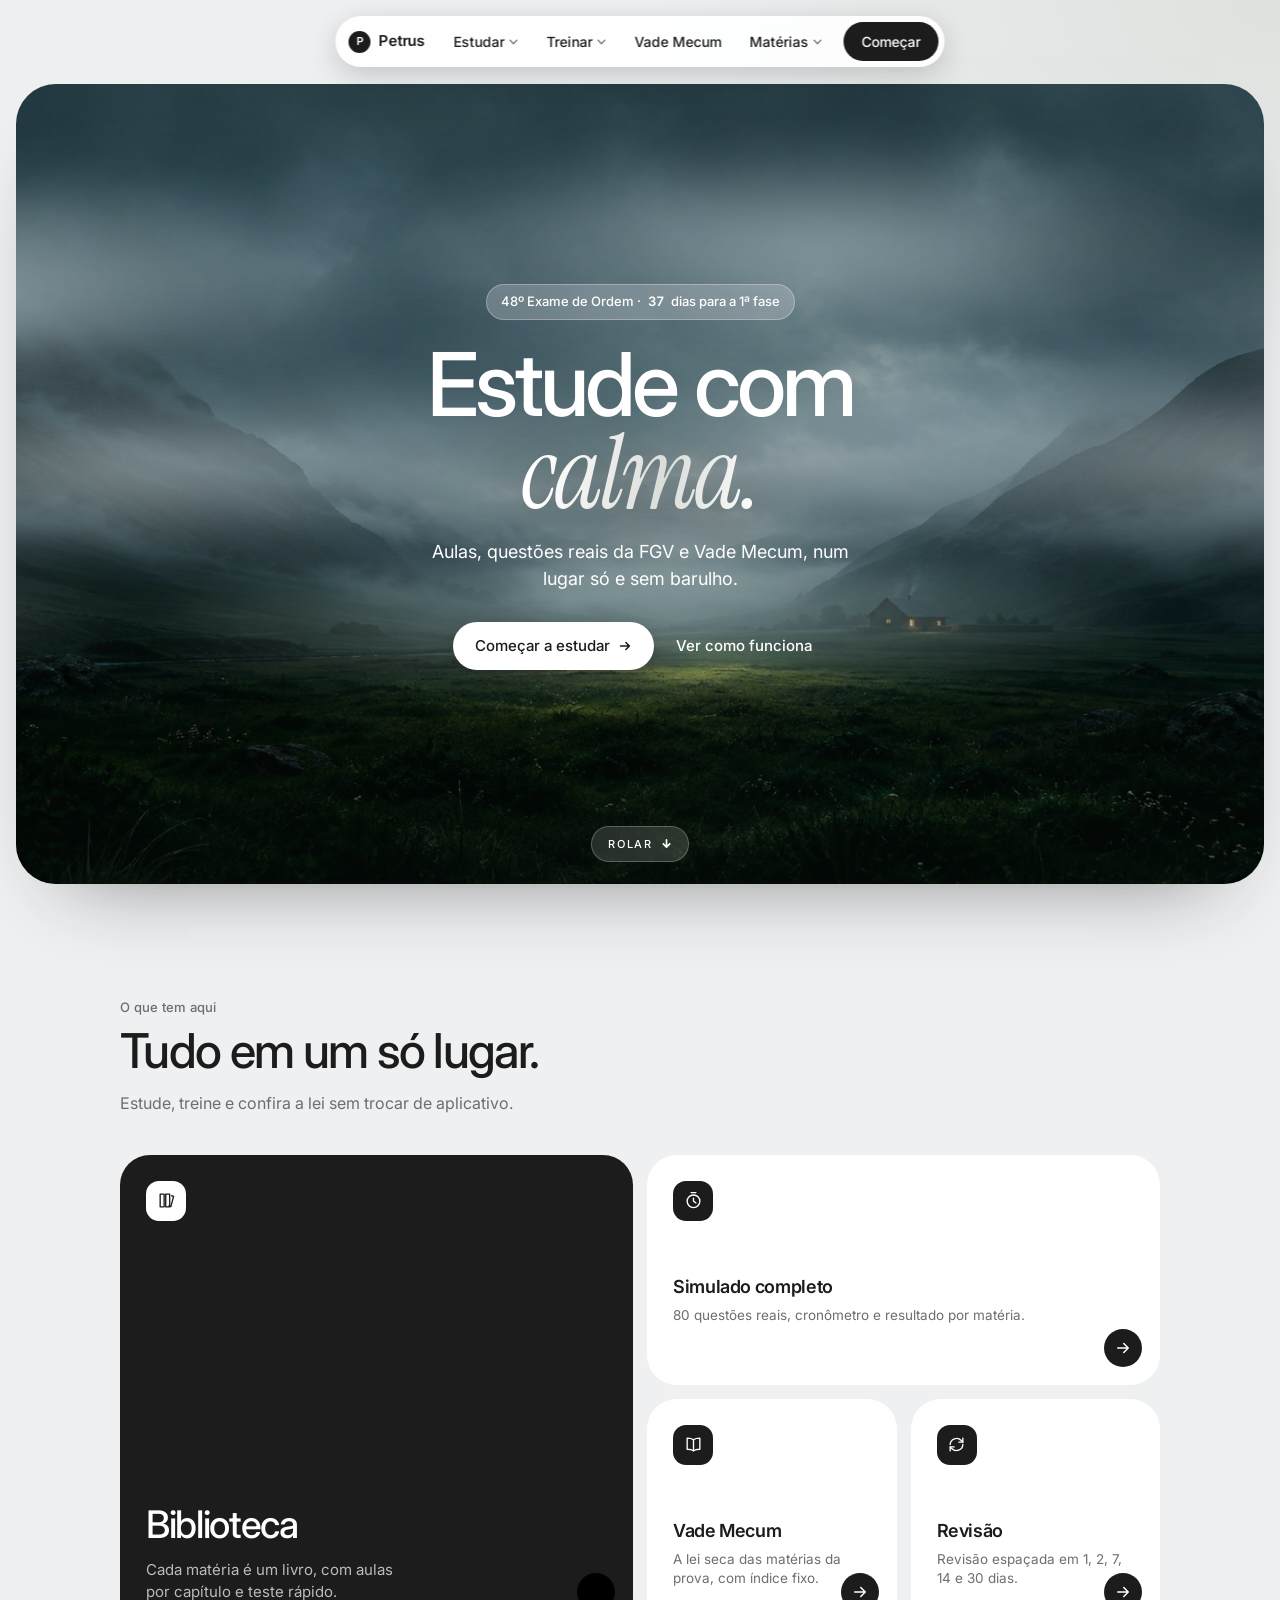
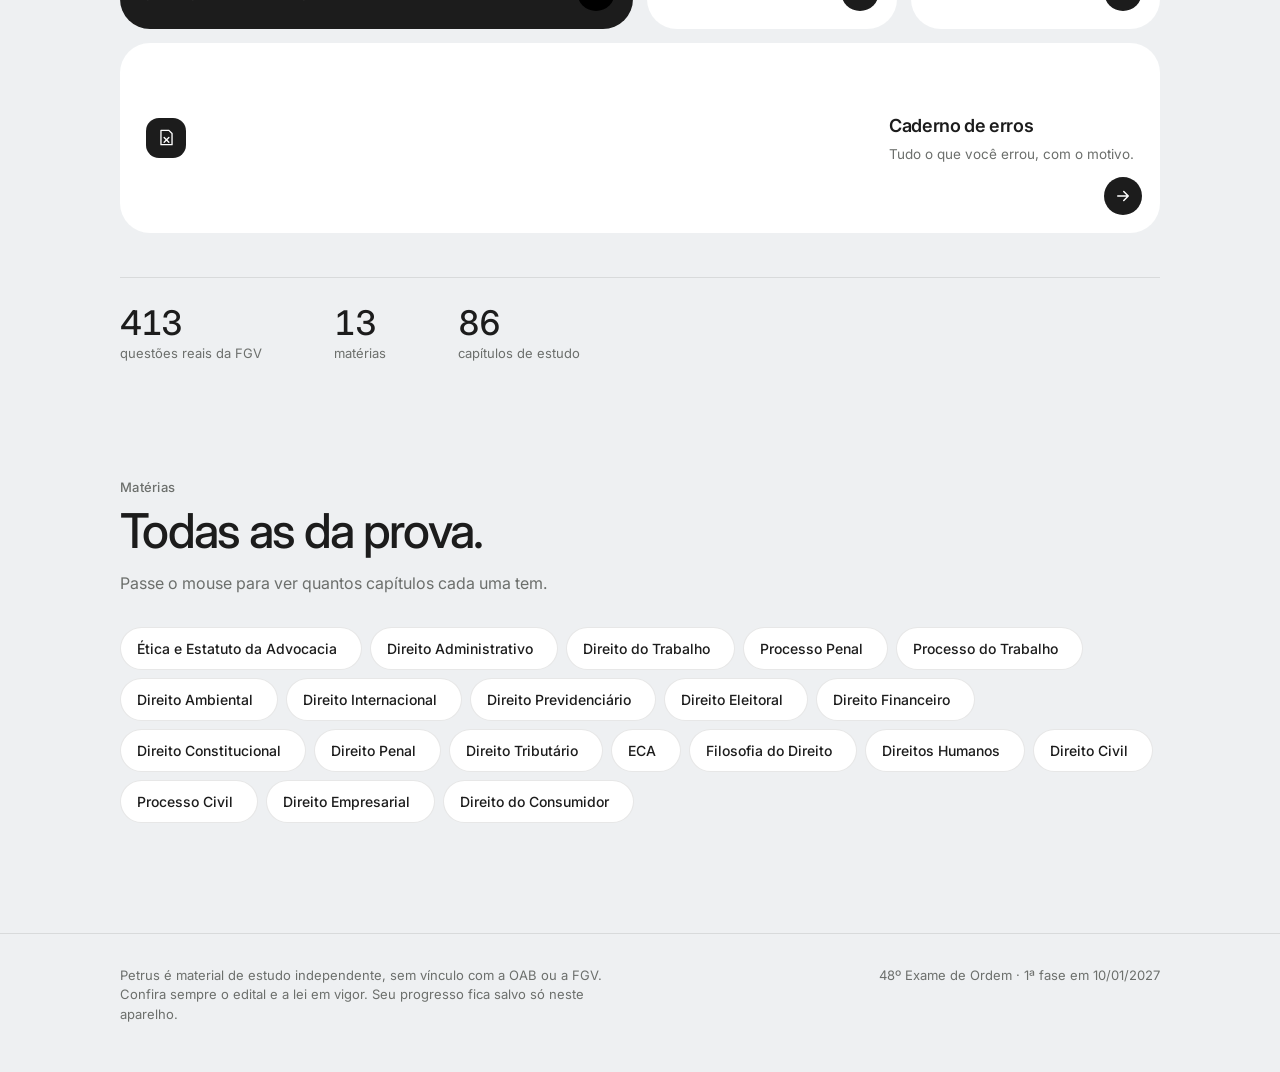
<file: index.html>
<!doctype html><html lang="pt-BR"><head><meta charset="utf-8"><meta name="viewport" content="width=device-width,initial-scale=1"><title>Petrus</title>
<meta name="description" content="Aulas, simulados com questões reais da FGV e Vade Mecum para o Exame de Ordem.">
<link rel="preconnect" href="https://fonts.googleapis.com">
<link href="https://fonts.googleapis.com/css2?family=Inter:wght@400;500;600&family=Instrument+Serif:ital@0;1&display=swap" rel="stylesheet">
<style>
@view-transition{navigation:auto}
::view-transition-group(root){animation-duration:.5s}
::view-transition-old(root){animation:ptfo .4s cubic-bezier(.4,0,.2,1) both}
::view-transition-new(root){animation:ptfi .7s cubic-bezier(.16,1,.3,1) both}
@keyframes ptfo{to{opacity:0;filter:blur(28px) brightness(1.2) saturate(.9);transform:scale(1.02)}}@keyframes ptfi{from{opacity:0;filter:blur(28px) brightness(1.2) saturate(.9);transform:scale(.99)}}
:root{--bg:#EEF0F2;--ink:#1C1C1C;--mut:#6C6F6C;--deep:#1C1C1C;--on-deep:#FFFFFF;--mint:#DADDD8;--line:rgba(28,28,28,.1);--card:#FFFFFF;--shadow:0 1px 2px rgba(28,28,28,.04),0 12px 32px rgba(28,28,28,.08)}
@media (prefers-color-scheme:dark){:root:not([data-theme="light"]){--bg:#141414;--ink:#EEF0F2;--mut:#9A9D9A;--deep:#EEF0F2;--on-deep:#141414;--line:rgba(255,255,255,.1);--card:rgba(255,255,255,.05);--shadow:none;color-scheme:dark}}
:root[data-theme="dark"]{--bg:#141414;--ink:#EEF0F2;--mut:#9A9D9A;--deep:#EEF0F2;--on-deep:#141414;--line:rgba(255,255,255,.1);--card:rgba(255,255,255,.05);--shadow:none;color-scheme:dark}
*{box-sizing:border-box}
html{scroll-behavior:smooth}
body{margin:0;background:var(--bg);color:var(--ink);font:400 16px/1.5 Inter,-apple-system,"SF Pro Text","Segoe UI",system-ui,sans-serif;-webkit-font-smoothing:antialiased;overflow-x:hidden}
a{color:inherit;text-decoration:none}
button{font:inherit;color:inherit;cursor:pointer}

/* menu: pílula clara e compacta */
.pill{position:fixed;top:18px;left:50%;transform:translateX(-50%);z-index:50;display:flex;align-items:center;gap:2px;padding:5px 5px 5px 8px;border-radius:999px;background:rgba(255,255,255,.9);color:#1C1C1C;border:1px solid rgba(255,255,255,.6);backdrop-filter:blur(24px) saturate(1.6);-webkit-backdrop-filter:blur(24px) saturate(1.6);box-shadow:0 8px 30px rgba(0,0,0,.18);max-width:calc(100vw - 40px)}
.brand{display:flex;align-items:center;gap:8px;padding:5px 14px 5px 4px;font-weight:600;font-size:15px;letter-spacing:-.01em}
.brand i{width:22px;height:22px;border-radius:50%;background:#1C1C1C;color:#fff;display:grid;place-items:center;font:600 11px/1 Inter,sans-serif;font-style:normal}
.nv{position:relative}
.nv>button,.nv>a{white-space:nowrap;display:flex;align-items:center;gap:4px;padding:8px 13px;border:0;background:transparent;border-radius:999px;font-size:14px;font-weight:500;color:#1C1C1C;transition:background .25s}
.nv>button svg{width:10px;height:10px;transition:transform .3s;opacity:.55}
.nv:hover>button,.nv:hover>a,.nv:focus-within>button,.nv.open>button{background:rgba(28,28,28,.07)}
.nv:hover>button svg,.nv.open>button svg{transform:rotate(180deg)}
.dd{position:absolute;top:calc(100% + 12px);left:50%;transform:translate(-50%,6px) scale(.98);min-width:220px;padding:6px;border-radius:20px;background:rgba(255,255,255,.985);color:#1C1C1C;border:1px solid rgba(255,255,255,.7);backdrop-filter:blur(28px) saturate(1.6);-webkit-backdrop-filter:blur(28px) saturate(1.6);box-shadow:0 18px 50px rgba(0,0,0,.22);opacity:0;visibility:hidden;transition:opacity .22s,transform .3s cubic-bezier(.2,.8,.2,1),visibility .22s}
.dd::before{content:"";position:absolute;left:0;right:0;top:-14px;height:14px}
.nv:hover .dd,.nv:focus-within .dd,.nv.open .dd{opacity:1;visibility:visible;transform:translate(-50%,0) scale(1)}
.dd a{display:block;padding:10px 13px;border-radius:14px;font-size:14px;font-weight:500;transition:background .2s,transform .25s}
.dd a small{display:block;font-weight:400;font-size:12.5px;color:#6C6F6C}
.dd a:hover{background:rgba(28,28,28,.06);transform:translateX(2px)}
.dd.wide{min-width:min(500px,86vw);display:grid;grid-template-columns:1fr 1fr;gap:0}
.go{margin-left:6px;padding:9px 18px;border-radius:999px;background:#1C1C1C;color:#fff;font-size:14px;font-weight:500;transition:transform .25s,background .25s}
.go:hover{transform:scale(1.04);background:#3a3a3a}
.burger{display:none;width:38px;height:38px;border:0;background:transparent;border-radius:50%;place-items:center}
.burger svg{width:18px;height:18px}

/* abertura */
.hero{position:relative;min-height:100svh;display:grid;place-items:center;text-align:center;padding:120px 28px 120px;overflow:hidden;isolation:isolate;color:#fff}
.bgimg{position:absolute;inset:-4%;z-index:-3;transition:transform .7s cubic-bezier(.2,.8,.2,1);will-change:transform}
.kb{position:absolute;inset:0;background:url(img/vale.jpg) center/cover no-repeat;animation:kb 38s ease-in-out infinite alternate;will-change:transform}
@keyframes kb{from{transform:scale(1.02) translate3d(-1.8%,.6%,0)}to{transform:scale(1.16) translate3d(2.2%,-1.8%,0)}}
.fog{position:absolute;left:-40%;width:180%;z-index:-1;pointer-events:none;filter:blur(22px);will-change:transform}
.fog.f1{top:2%;height:46%;opacity:.85;background:radial-gradient(34% 48% at 16% 52%,rgba(236,246,250,.75),transparent 72%),radial-gradient(28% 42% at 58% 40%,rgba(226,240,246,.6),transparent 72%),radial-gradient(26% 40% at 90% 56%,rgba(236,246,250,.6),transparent 72%);animation:drift1 38s ease-in-out infinite alternate}
.fog.f2{top:28%;height:40%;opacity:.8;background:radial-gradient(32% 46% at 28% 50%,rgba(230,243,248,.7),transparent 72%),radial-gradient(38% 50% at 76% 46%,rgba(236,246,250,.6),transparent 72%);animation:drift2 52s ease-in-out infinite alternate}
.fog.f3{top:50%;height:32%;opacity:.7;background:radial-gradient(34% 46% at 50% 50%,rgba(222,238,236,.65),transparent 72%),radial-gradient(26% 40% at 10% 50%,rgba(230,243,248,.55),transparent 72%);animation:drift1 68s ease-in-out infinite alternate-reverse}
@keyframes drift1{from{transform:translate3d(-18%,0,0)}to{transform:translate3d(18%,-3%,0)}}
@keyframes drift2{from{transform:translate3d(17%,0,0)}to{transform:translate3d(-19%,3%,0)}}.hero::after{content:"";position:absolute;inset:0;z-index:-2;background:linear-gradient(to bottom,rgba(6,14,10,.28) 0%,rgba(6,14,10,.12) 40%,rgba(6,14,10,.5) 100%)}
.badge{display:inline-flex;gap:7px;align-items:center;padding:7px 14px;border-radius:999px;background:rgba(255,255,255,.16);border:1px solid rgba(255,255,255,.28);backdrop-filter:blur(18px);-webkit-backdrop-filter:blur(18px);font-size:13px;font-weight:500}
.badge b{font-variant-numeric:tabular-nums;font-weight:600}
h1{margin:20px auto 0;font-weight:500;font-size:clamp(44px,7vw,88px);line-height:1;letter-spacing:-.045em;max-width:12ch}
h1 .ln{display:block;animation:rise 1.1s cubic-bezier(.16,1,.3,1) both}
h1 .ln:nth-child(2){animation-delay:.18s}
h1 em{font-family:"Instrument Serif",Georgia,"Times New Roman",serif;font-style:italic;font-weight:400;font-size:1.16em;line-height:.9;letter-spacing:-.025em;background:linear-gradient(100deg,#FFFFFF 10%,#DADDD8 60%,#FFFFFF);-webkit-background-clip:text;background-clip:text;color:transparent;text-shadow:none;filter:drop-shadow(0 4px 24px rgba(0,0,0,.28))}
@keyframes rise{from{opacity:0;transform:translateY(34px);filter:blur(10px)}to{opacity:1;transform:none;filter:none}}
.lead{max-width:440px;margin:18px auto 0;font-size:clamp(15px,1.5vw,18px);line-height:1.5;opacity:.88}
.cta{display:flex;gap:6px;justify-content:center;align-items:center;margin-top:30px;flex-wrap:wrap}
.btn{display:inline-flex;align-items:center;gap:8px;padding:13px 22px;border-radius:999px;font-weight:500;font-size:15px;transition:transform .3s cubic-bezier(.2,.8,.2,1),box-shadow .3s,background .25s}
.btn.p{background:#fff;color:#1C1C1C;box-shadow:0 8px 28px rgba(0,0,0,.25)}
.btn.p:hover{transform:translateY(-2px);box-shadow:0 14px 36px rgba(0,0,0,.32)}
.btn.s{color:#fff;padding-inline:16px}
.btn.s:hover{opacity:.75}
.btn svg{width:14px;height:14px;transition:transform .3s}
.btn:hover svg{transform:translateX(3px)}
.scroll{position:absolute;left:0;right:0;bottom:26px;display:flex;justify-content:center}
.scroll a{display:inline-flex;gap:8px;align-items:center;padding:9px 16px;border-radius:999px;background:rgba(255,255,255,.14);border:1px solid rgba(255,255,255,.24);backdrop-filter:blur(16px);-webkit-backdrop-filter:blur(16px);font-size:11px;font-weight:500;letter-spacing:.16em;text-transform:uppercase}
.scroll svg{width:11px;height:11px;animation:bob 2s ease-in-out infinite}
@keyframes bob{50%{transform:translateY(3px)}}

/* capa nova: foto dentro de um cartao arredondado sobre fundo claro (ref. BloomFi) */
body{background:radial-gradient(900px 560px at 100% 0,rgba(218,221,216,.8),transparent 70%),var(--bg)}
.hero{margin:84px 16px 0;min-height:calc(100svh - 100px);border-radius:40px;padding:96px 28px 110px;box-shadow:0 40px 80px -50px rgba(28,28,28,.55)}
.hero .scroll{bottom:22px}
.hero .badge{background:rgba(250,250,255,.22)}
.pill{top:16px}
@media (max-width:620px){.hero{margin:76px 10px 0;border-radius:30px;padding:80px 20px 100px}}

/* abaixo: claro, compacto, com respiro */
section{padding:clamp(64px,9vw,110px) 0}
.wrap{width:min(1040px,100% - 56px);margin:0 auto}
.kick{font-size:13px;font-weight:500;color:var(--mut);letter-spacing:.02em}
h2{margin:8px 0 0;font-weight:500;font-size:clamp(30px,4.2vw,48px);line-height:1.06;letter-spacing:-.035em;max-width:16ch;text-wrap:balance}
.sub{margin:14px 0 0;max-width:440px;color:var(--mut);font-size:16px}
.rv{opacity:0;transform:translateY(18px);transition:opacity .8s cubic-bezier(.2,.8,.2,1),transform .8s cubic-bezier(.2,.8,.2,1)}
.rv.in{opacity:1;transform:none}

.doors{display:grid;grid-template-columns:repeat(4,1fr);grid-auto-rows:minmax(190px,auto);gap:14px;margin-top:40px}
.door:nth-child(1){grid-column:span 2;grid-row:span 2;background:var(--deep);color:var(--on-deep);justify-content:space-between}
.door:nth-child(1) p{color:inherit;opacity:.7;font-size:15px;max-width:30ch}
.door:nth-child(1) h3{font-size:clamp(26px,3vw,38px);font-weight:500;letter-spacing:-.035em}
.door:nth-child(1) .ic{background:var(--on-deep);color:var(--deep)}
.door:nth-child(2){grid-column:span 2}
.door:nth-child(5){grid-column:span 4;min-height:150px;flex-direction:row;align-items:center;justify-content:space-between}
.door::after{content:"";position:absolute;right:18px;bottom:18px;width:38px;height:38px;border-radius:50%;background:var(--deep) url("data:image/svg+xml,%3Csvg xmlns='http://www.w3.org/2000/svg' viewBox='0 0 24 24' fill='none' stroke='%23fff' stroke-width='2' stroke-linecap='round' stroke-linejoin='round'%3E%3Cpath d='M5 12h14M13 6l6 6-6 6'/%3E%3C/svg%3E") center/18px no-repeat;transition:transform .4s cubic-bezier(.34,1.56,.64,1)}
.door:nth-child(1)::after{background-color:var(--on-deep);filter:invert(1)}
.door:hover::after{transform:rotate(-45deg) scale(1.08)}
.door{position:relative;min-height:230px;padding:26px;border-radius:30px;background:var(--card);border:0;box-shadow:none;display:flex;flex-direction:column;justify-content:flex-start;gap:52px;overflow:hidden;transition:transform .4s cubic-bezier(.2,.8,.2,1),box-shadow .4s,opacity .3s}
.door::before{content:"";position:absolute;inset:0;background:radial-gradient(320px circle at var(--mx,50%) var(--my,0%),rgba(218,221,216,.22),transparent 60%);opacity:0;transition:opacity .35s;pointer-events:none}
.door:hover{transform:translateY(-6px);box-shadow:0 2px 4px rgba(28,28,28,.04),0 22px 50px rgba(28,28,28,.14)}
.door:hover::before{opacity:1}
.doors:hover .door:not(:hover){opacity:.6}
.door .ic{width:40px;height:40px;border-radius:13px;background:var(--deep);color:var(--on-deep);display:grid;place-items:center}
.door .ic svg{width:19px;height:19px;fill:none;stroke:currentColor;stroke-width:1.7;stroke-linecap:round;stroke-linejoin:round}
.door h3{margin:0 0 6px;font-size:18px;font-weight:600;letter-spacing:-.02em}
.door p{margin:0;color:var(--mut);font-size:13.5px;line-height:1.45}

.mats{display:flex;flex-wrap:wrap;gap:8px;margin-top:32px}
.mat{display:inline-flex;align-items:center;gap:8px;padding:10px 16px;border-radius:999px;background:var(--card);border:1px solid var(--line);font-size:14px;font-weight:500;transition:transform .3s cubic-bezier(.2,.8,.2,1),background .25s,color .25s,border-color .25s}
.mat small{color:var(--mut);font-weight:400;font-size:12px;max-width:0;overflow:hidden;white-space:nowrap;transition:max-width .4s ease}
.mat:hover{background:var(--deep);color:var(--on-deep);border-color:transparent;transform:translateY(-2px)}
.mat:hover small{max-width:110px;color:inherit;opacity:.8}

.nums{display:flex;gap:clamp(28px,6vw,72px);flex-wrap:wrap;margin-top:44px;padding-top:28px;border-top:1px solid var(--line)}
.nums b{display:block;font-size:34px;font-weight:500;letter-spacing:-.04em;font-variant-numeric:tabular-nums;line-height:1}
.nums span{font-size:13px;color:var(--mut)}

footer{padding:32px 0 48px;border-top:1px solid var(--line);color:var(--mut);font-size:13px}
footer .wrap{display:flex;gap:20px;justify-content:space-between;flex-wrap:wrap}
footer p{margin:0;max-width:520px}

@media (max-width:1000px){.doors{grid-template-columns:repeat(2,1fr)}.door,.door:nth-child(n){grid-column:auto;grid-row:auto;min-height:190px}.door:nth-child(1){grid-column:span 2}.door:nth-child(5){flex-direction:column;align-items:flex-start;grid-column:span 2}}
@media (max-width:940px){
 .pill{top:12px;left:16px;right:16px;transform:none;max-width:none;justify-content:space-between}
 .nv{display:none}
 .burger{display:grid}
 .pill.menu .nv{display:block}
 .pill.menu{flex-wrap:wrap;border-radius:24px;padding:8px}
 .pill.menu .brand{flex:1}
 .pill.menu .nv{flex:0 0 100%}
 .pill.menu .nv>button,.pill.menu .nv>a{width:100%;justify-content:space-between;padding:12px 14px}
 .pill.menu .dd{position:static;transform:none;opacity:1;visibility:visible;box-shadow:none;border:0;background:transparent;backdrop-filter:none;display:none;padding:0 0 6px}
 .pill.menu .nv.open .dd{display:block}
 .pill.menu .dd.wide{display:none;grid-template-columns:1fr}
 .pill.menu .nv.open .dd.wide{display:grid}
 .go{display:none}
 .pill.menu .go{display:block;flex:0 0 100%;text-align:center;margin:4px 0 0}
}
@media (max-width:560px){.doors{grid-template-columns:1fr}.door,.door:nth-child(n){grid-column:auto!important;min-height:150px}.wrap{width:calc(100% - 48px)}}
@media (prefers-reduced-motion:reduce){*{animation:none!important;transition:none!important}.rv{opacity:1;transform:none}html{scroll-behavior:auto}}
</style>

</head><body><nav class="pill" id="pill" aria-label="Principal">
  <a class="brand" href="#topo"><i>P</i>Petrus</a>
  <div class="nv"><button type="button" aria-haspopup="true">Estudar<svg viewBox="0 0 12 12" fill="none" stroke="currentColor" stroke-width="1.8" stroke-linecap="round"><path d="M2 4l4 4 4-4"/></svg></button>
    <div class="dd"><a href="app.html#/lib">Biblioteca<small>Aulas por matéria</small></a><a href="app.html#/rev">Revisão<small>Espaçada em 1, 2, 7, 14 e 30 dias</small></a><a href="app.html#/cards">Cartões<small>Para fixar o conteúdo</small></a></div></div>
  <div class="nv"><button type="button" aria-haspopup="true">Treinar<svg viewBox="0 0 12 12" fill="none" stroke="currentColor" stroke-width="1.8" stroke-linecap="round"><path d="M2 4l4 4 4-4"/></svg></button>
    <div class="dd"><a href="app.html#/mock">Simulado completo<small>80 questões reais, com cronômetro</small></a><a href="app.html#/sim">Simulados<small>Por matéria e por prova</small></a><a href="app.html#/err">Caderno de erros<small>O que você errou e por quê</small></a></div></div>
  <div class="nv"><a href="app.html#/vade">Vade Mecum</a></div>
  <div class="nv"><button type="button" aria-haspopup="true">Matérias<svg viewBox="0 0 12 12" fill="none" stroke="currentColor" stroke-width="1.8" stroke-linecap="round"><path d="M2 4l4 4 4-4"/></svg></button>
    <div class="dd wide" id="ddm"></div></div>
  <a class="go" href="app.html#/lib">Começar</a>
  <button class="burger" id="burger" type="button" aria-label="Menu"><svg viewBox="0 0 24 24" fill="none" stroke="currentColor" stroke-width="1.8" stroke-linecap="round"><path d="M4 8h16M4 16h16"/></svg></button>
</nav>

<header class="hero" id="topo">
  <div class="bgimg" id="bgimg"><div class="kb"></div></div><div class="fog f1"></div><div class="fog f2"></div><div class="fog f3"></div>
  <div>
    <span class="badge rv">48º Exame de Ordem · <b id="dd">--</b> dias para a 1ª fase</span>
    <h1><span class="ln">Estude com</span><span class="ln"><em>calma.</em></span></h1>
    <p class="lead rv">Aulas, questões reais da FGV e Vade Mecum, num lugar só e sem barulho.</p>
    <div class="cta rv"><a class="btn p" href="app.html#/lib">Começar a estudar<svg viewBox="0 0 16 16" fill="none" stroke="currentColor" stroke-width="1.8" stroke-linecap="round" stroke-linejoin="round"><path d="M3 8h10M9 4l4 4-4 4"/></svg></a><a class="btn s" href="#portas">Ver como funciona</a></div>
  </div>
  <div class="scroll"><a href="#portas">Rolar<svg viewBox="0 0 12 12" fill="none" stroke="currentColor" stroke-width="1.8" stroke-linecap="round" stroke-linejoin="round"><path d="M6 2v8M2.5 6.5L6 10l3.5-3.5"/></svg></a></div>
</header>

<section id="portas">
  <div class="wrap"><span class="kick rv">O que tem aqui</span><h2 class="rv">Tudo em um só lugar.</h2><p class="sub rv">Estude, treine e confira a lei sem trocar de aplicativo.</p>
  <div class="doors">
    <a class="door rv" href="app.html#/lib"><div class="ic"><svg viewBox="0 0 24 24"><path d="M4 4h5v16H4zM11 4h5v16h-5z"/><path d="M18.5 6l2.5.8-3.5 13-2.5-.8"/></svg></div><div><h3>Biblioteca</h3><p>Cada matéria é um livro, com aulas por capítulo e teste rápido.</p></div></a>
    <a class="door rv" href="app.html#/mock"><div class="ic"><svg viewBox="0 0 24 24"><circle cx="12" cy="13" r="8"/><path d="M12 9v4l3 2M9 2h6"/></svg></div><div><h3>Simulado completo</h3><p>80 questões reais, cronômetro e resultado por matéria.</p></div></a>
    <a class="door rv" href="app.html#/vade"><div class="ic"><svg viewBox="0 0 24 24"><path d="M12 6c-2-1.5-5-2-8-2v14c3 0 6 .5 8 2 2-1.5 5-2 8-2V4c-3 0-6 .5-8 2z"/><path d="M12 6v14"/></svg></div><div><h3>Vade Mecum</h3><p>A lei seca das matérias da prova, com índice fixo.</p></div></a>
    <a class="door rv" href="app.html#/rev"><div class="ic"><svg viewBox="0 0 24 24"><path d="M4 12a8 8 0 0 1 14-5l2 2"/><path d="M20 4v5h-5"/><path d="M20 12a8 8 0 0 1-14 5l-2-2"/><path d="M4 20v-5h5"/></svg></div><div><h3>Revisão</h3><p>Revisão espaçada em 1, 2, 7, 14 e 30 dias.</p></div></a>
    <a class="door rv" href="app.html#/err"><div class="ic"><svg viewBox="0 0 24 24"><path d="M5 3h10l4 4v14H5z"/><path d="M9 12l6 6M15 12l-6 6"/></svg></div><div><h3>Caderno de erros</h3><p>Tudo o que você errou, com o motivo.</p></div></a>
  </div>
  <div class="nums rv" id="nums">
    <div><b data-n="636">636</b><span>questões reais da FGV</span></div>
    <div><b id="nmat" data-n="20">20</b><span>matérias</span></div>
    <div><b id="ncap" data-n="0">0</b><span>capítulos de estudo</span></div>
  </div></div>
</section>

<section id="materias" style="padding-top:0">
  <div class="wrap"><span class="kick rv">Matérias</span><h2 class="rv">Todas as da prova.</h2><p class="sub rv">Passe o mouse para ver quantos capítulos cada uma tem.</p>
    <div class="mats rv" id="mats"></div></div>
</section>

<footer><div class="wrap"><p>Petrus é material de estudo independente, sem vínculo com a OAB ou a FGV. Confira sempre o edital e a lei em vigor. Seu progresso fica salvo só neste aparelho.</p><p>48º Exame de Ordem · 1ª fase em 10/01/2027</p></div></footer>

<script src="dados/config.js"></script>
<script src="dados/materias.js"></script>
<script>
(function(){
  var $=function(s,r){return (r||document).querySelector(s)};
  var MAT=window.C48_MAT||[], CFG=window.C48_CFG||{};
  var reduce=window.matchMedia&&matchMedia('(prefers-reduced-motion: reduce)').matches;
  var cap=0; MAT.forEach(function(m){cap+=(m.unid||[]).length});
  $('#ncap').setAttribute('data-n',cap); $('#nmat').setAttribute('data-n',MAT.length); $('#ncap').textContent=cap; $('#nmat').textContent=MAT.length;
  var dias=Math.max(0,Math.ceil((new Date(CFG.prova||'2027-01-10T13:00:00')-new Date())/864e5)); $('#dd').textContent=dias;
  var ord=MAT.slice().sort(function(a,b){return a.ciclo-b.ciclo});
  var esc=function(s){return String(s).replace(/[&<>"]/g,function(c){return {'&':'&amp;','<':'&lt;','>':'&gt;','"':'&quot;'}[c]})};
  $('#ddm').innerHTML=ord.map(function(m){return '<a href="app.html#/book/'+m.id+'">'+esc(m.nome)+'</a>'}).join('');
  $('#mats').innerHTML=ord.map(function(m){return '<a class="mat" href="app.html#/book/'+m.id+'">'+esc(m.nome)+'<small>'+m.unid.length+' capítulos</small></a>'}).join('');
  function count(el){var to=+el.getAttribute('data-n')||0; if(reduce){el.textContent=to.toLocaleString('pt-BR');return} el.textContent='0';
    var t0=null,dur=1300; function f(t){if(!t0)t0=t; var p=Math.min(1,(t-t0)/dur), e=1-Math.pow(1-p,3); el.textContent=Math.round(to*e).toLocaleString('pt-BR'); if(p<1)requestAnimationFrame(f)} requestAnimationFrame(f)}
  var rv=[].slice.call(document.querySelectorAll('.rv')), done=false;
  function startStats(){if(done)return;done=true;[].forEach.call(document.querySelectorAll('[data-n]'),count)}
  if('IntersectionObserver' in window){
    var io=new IntersectionObserver(function(es){es.forEach(function(e){if(e.isIntersecting){e.target.classList.add('in');if(e.target.id==='nums')startStats();io.unobserve(e.target)}})},{threshold:.12});
    rv.forEach(function(el,i){el.style.transitionDelay=(el.closest('.hero')?i*80:0)+'ms';io.observe(el)});
  } else { rv.forEach(function(e){e.classList.add('in')}); startStats(); }
  setTimeout(function(){rv.forEach(function(e){var r=e.getBoundingClientRect();if(r.top<innerHeight&&r.bottom>0)e.classList.add('in')})},1200);
  [].forEach.call(document.querySelectorAll('.door'),function(d){d.addEventListener('mousemove',function(ev){var r=d.getBoundingClientRect();d.style.setProperty('--mx',(ev.clientX-r.left)+'px');d.style.setProperty('--my',(ev.clientY-r.top)+'px')})});
  var bg=$('#bgimg');
  if(!reduce&&matchMedia('(hover:hover)').matches){document.addEventListener('mousemove',function(ev){var x=(ev.clientX/innerWidth-.5)*-12,y=(ev.clientY/innerHeight-.5)*-8;bg.style.transform='translate('+x+'px,'+y+'px) scale(1.05)'})}
  var pill=$('#pill');
  [].forEach.call(document.querySelectorAll('.nv>button'),function(b){b.addEventListener('click',function(ev){var nv=b.parentNode,on=nv.classList.contains('open');[].forEach.call(document.querySelectorAll('.nv.open'),function(n){n.classList.remove('open')});if(!on)nv.classList.add('open');ev.stopPropagation()})});
  document.addEventListener('click',function(ev){if(!pill.contains(ev.target)){[].forEach.call(document.querySelectorAll('.nv.open'),function(n){n.classList.remove('open')});pill.classList.remove('menu')}});
  $('#burger').addEventListener('click',function(ev){pill.classList.toggle('menu');ev.stopPropagation()});
})();
</script>
</body></html>
</file>
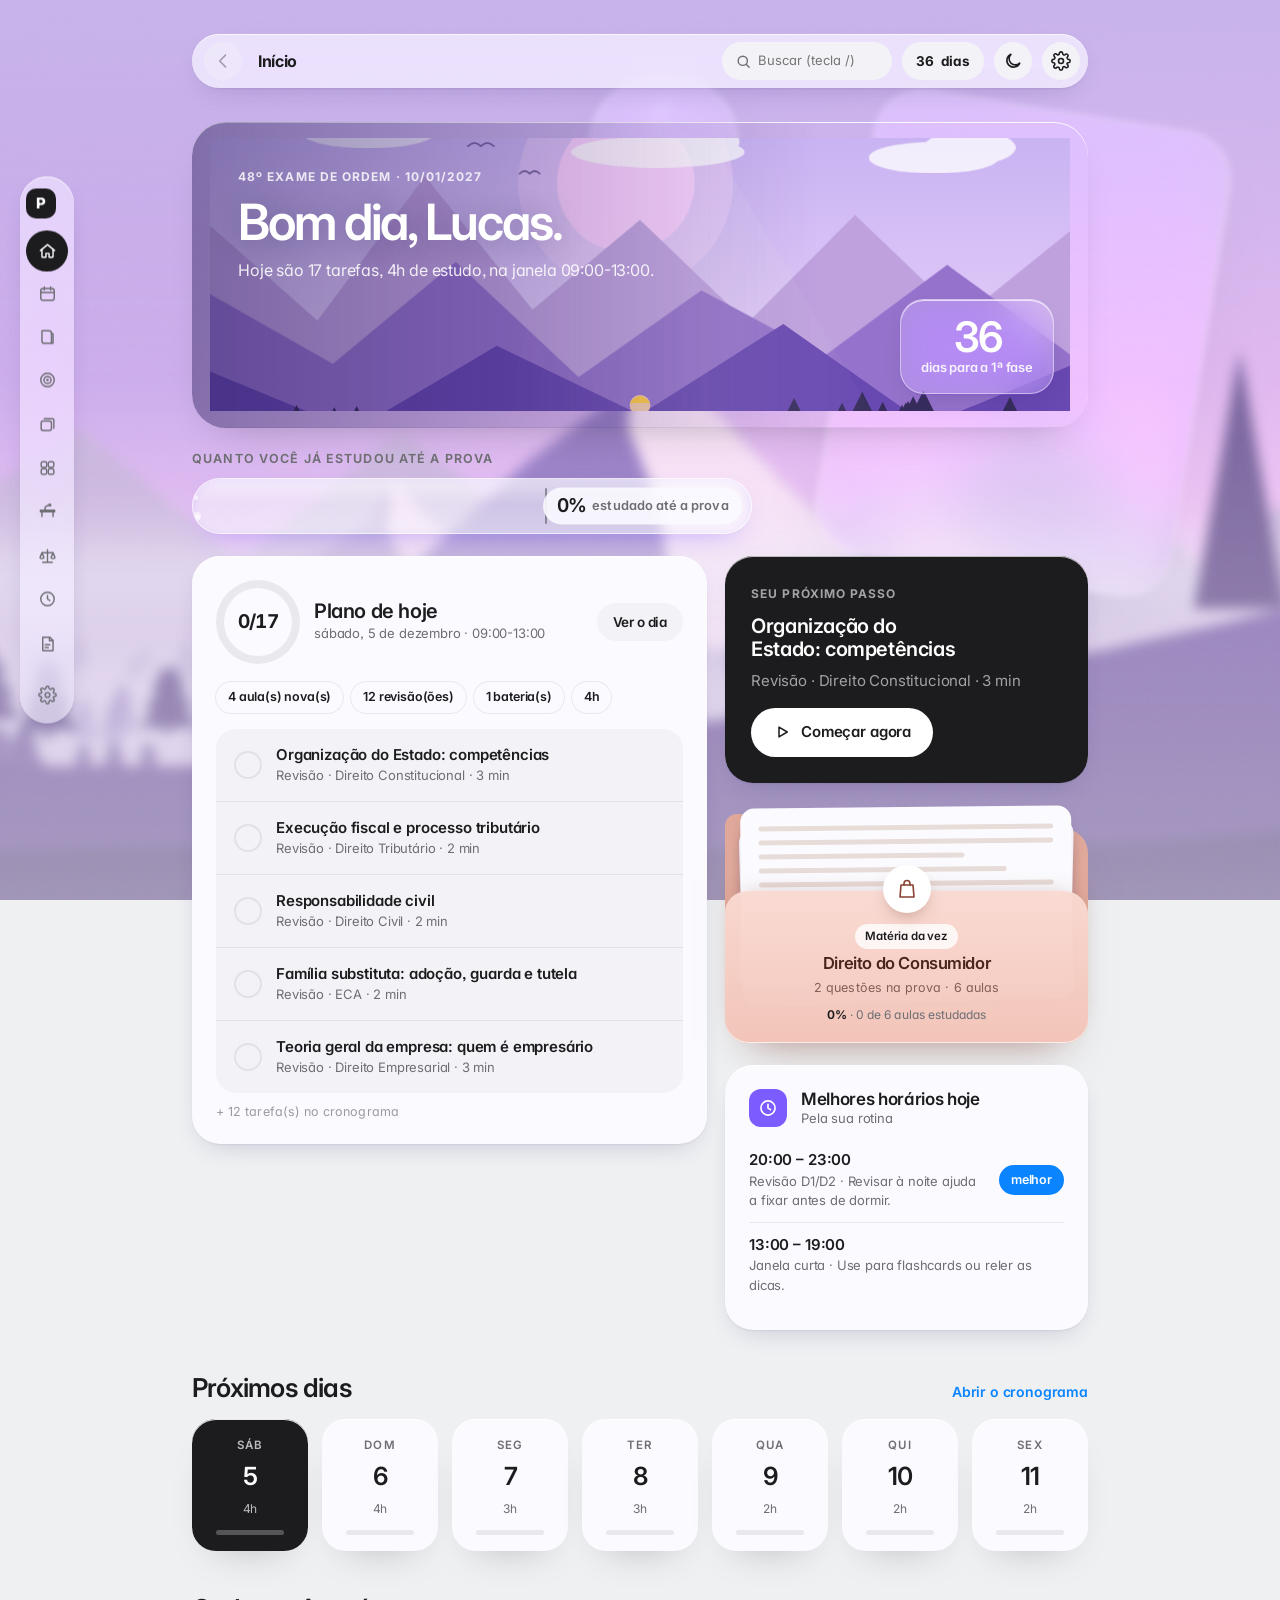
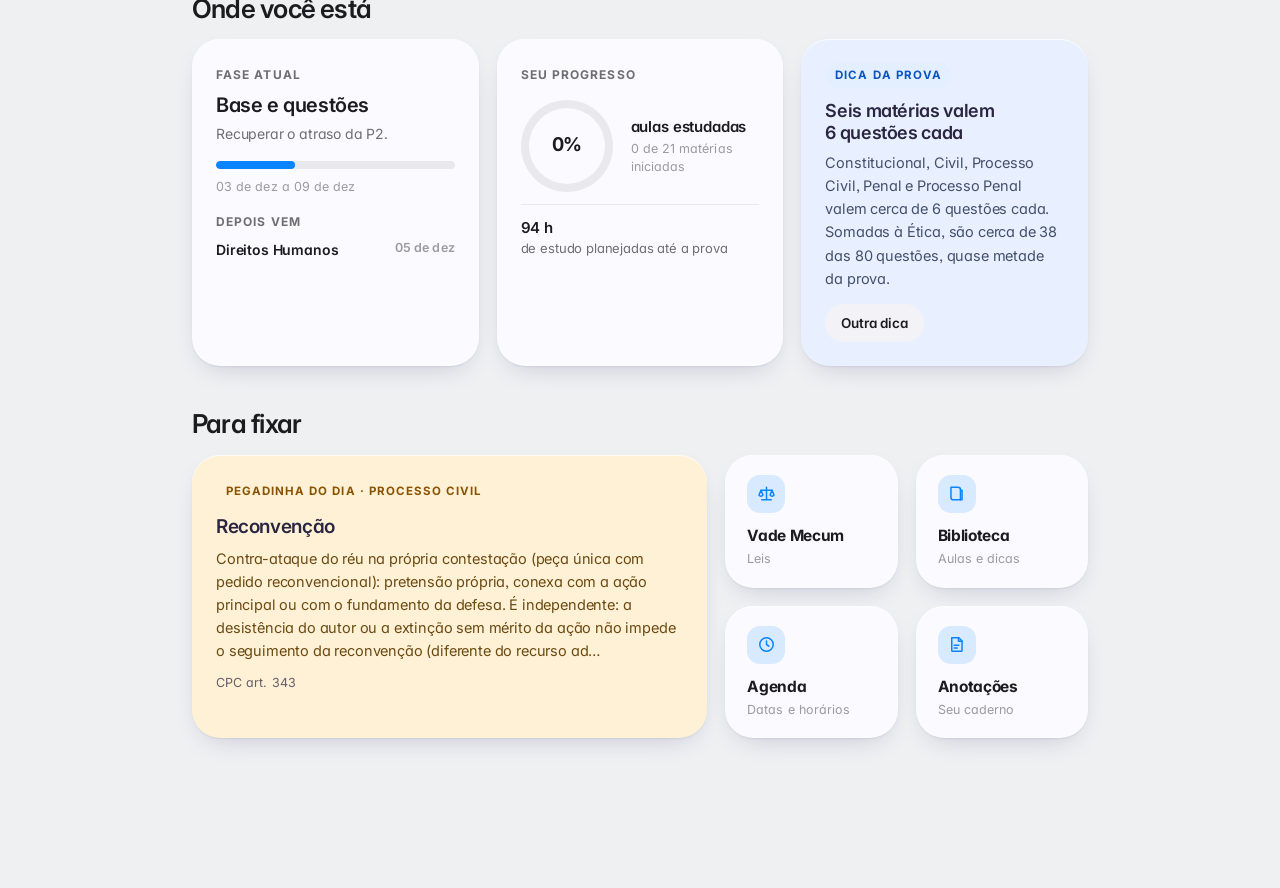
<file: novo/index.html>
<!doctype html>
<html lang="pt-BR">
<head>
<meta charset="utf-8">
<meta name="viewport" content="width=device-width,initial-scale=1">
<title>Petrus</title>
<meta name="description" content="Petrus: curso, cronograma, vade mecum e agenda para o Exame de Ordem.">
<link rel="preconnect" href="https://fonts.googleapis.com">
<link rel="preconnect" href="https://fonts.gstatic.com" crossorigin>
<link href="https://fonts.googleapis.com/css2?family=Inter:opsz,wght@14..32,400..800&display=swap" rel="stylesheet">
<link rel="stylesheet" href="css/petrus.css?v=20">
<link rel="stylesheet" href="css/layout.css?v=20">
<link rel="stylesheet" href="css/rend.css?v=4">
<link rel="stylesheet" href="css/pasta.css?v=2">
<link rel="stylesheet" href="css/lei.css?v=1">
<link rel="stylesheet" href="css/suave.css?v=3">
<link rel="stylesheet" href="css/ajustes.css?v=5">
<link rel="stylesheet" href="css/apple.css?v=1">
</head>
<body>
<div class="bgfx" aria-hidden="true"><div class="bgl a"></div><div class="bgl b"></div><b class="g1"></b><b class="g2"></b><b class="g3"></b><div class="veil"></div><div class="grain"></div></div>
<nav class="rail" aria-label="Menu principal"></nav>
<main class="stage">
  <header class="bar">
    <button class="ib" id="back" aria-label="Voltar"><svg viewBox="0 0 24 24"><path d="M15 5l-7 7 7 7"/></svg></button>
    <div class="ttl" id="ttl">Petrus</div>
    <label class="find"><svg viewBox="0 0 24 24"><circle cx="11" cy="11" r="6.5"/><path d="M20 20l-4.2-4.2"/></svg><input id="gs" type="search" placeholder="Buscar (tecla /)" aria-label="Buscar"></label>
    <span class="chipc" title="Dias para a 1Âª fase"><b id="cnt">--</b> dias</span>
    <button class="ib" id="theme" type="button" aria-label="Alternar claro e escuro" title="Claro / escuro"></button>
    <button class="ib" id="cfg" type="button" aria-label="Abrir ajustes" title="Ajustes"></button>
  </header>
  <div id="view" class="view"></div>
</main>
<script src="dados/config.js"></script>
<script src="dados/materias.js"></script>
<script src="dados/rotina.js"></script>
<script src="dados/leis-indice.js"></script>
<script src="dados/dicas-fgv.js"></script>
<script src="dados/cerebro.js"></script>
<script src="dados/curso.js"></script>
<script src="dados/cronograma.js"></script>
<script src="dados/casos.js"></script>
<script src="dados/comentarios.js?v=2"></script>
<script src="dados/curso-extra.js?v=2"></script>
<script src="js/art.js?v=20"></script>
<script src="js/core.js?v=21"></script>
<script src="js/som.js?v=8"></script>
<script src="js/views.js?v=24"></script>
<script src="js/sim.js?v=21"></script>
<script src="js/ensino.js?v=21"></script>
<script src="js/aula.js?v=23"></script>
<script src="js/teste.js?v=21"></script>
<script src="js/praticar.js?v=20"></script>
<script src="js/rend.js?v=2"></script>
<script src="js/lei.js?v=1"></script>
<script src="js/main.js?v=25"></script>
<script src="js/ajustes.js?v=2"></script>
<script src="js/barra.js?v=3"></script>
<script src="js/apple.js?v=1"></script>
</body>
</html>
</file>
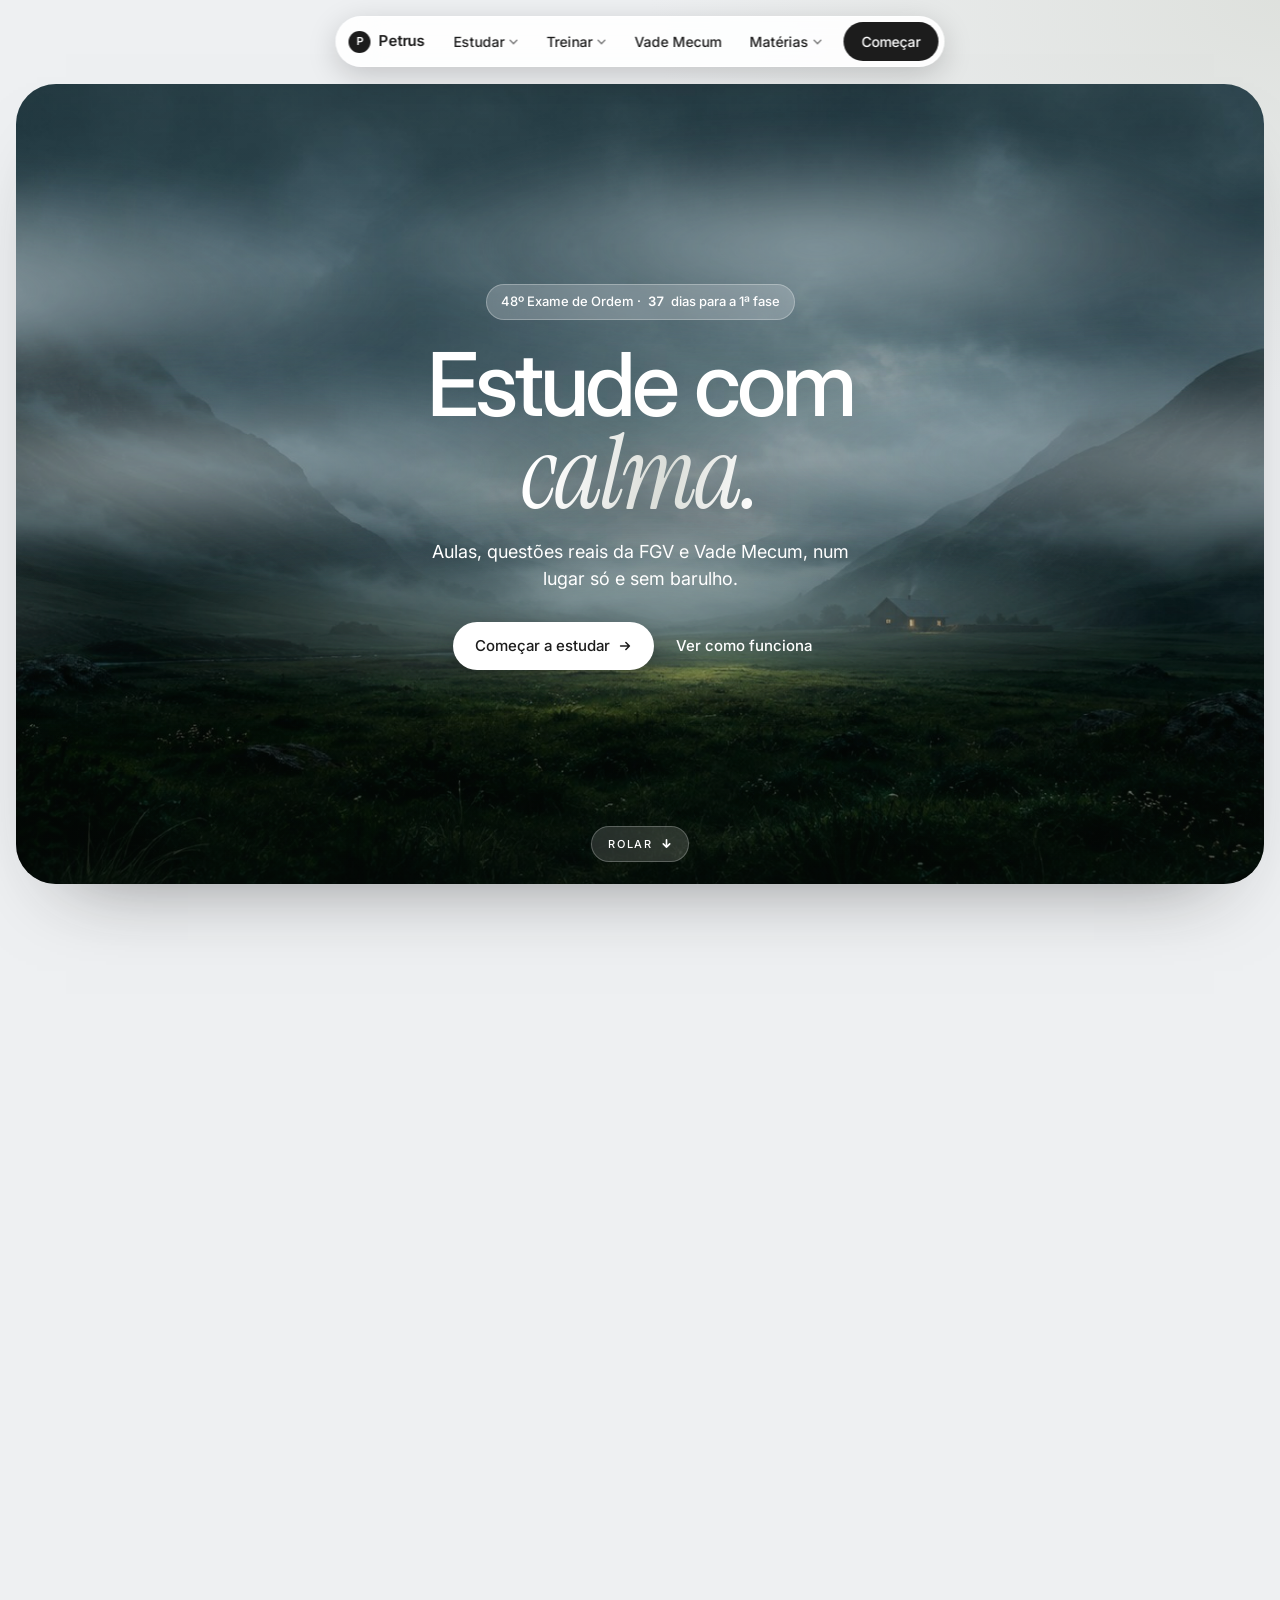
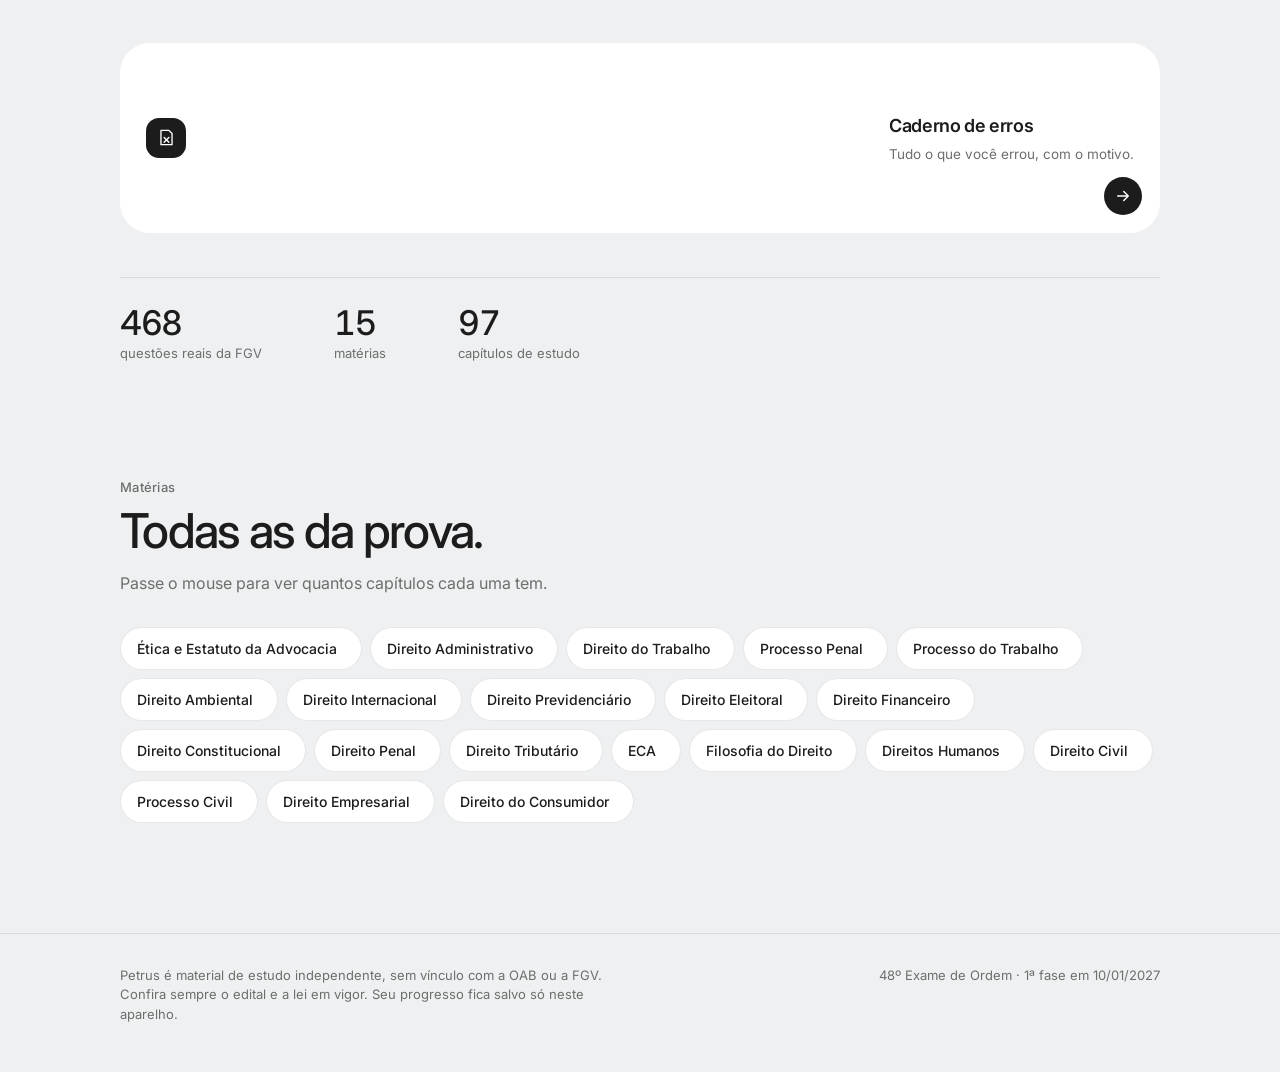
<file: app.html>
<!doctype html>
<html lang="pt-BR">
<head>
<meta charset="utf-8">
<meta name="viewport" content="width=device-width,initial-scale=1">
<title>Petrus</title>
<link rel="preconnect" href="https://fonts.googleapis.com">
<link href="https://fonts.googleapis.com/css2?family=Plus+Jakarta+Sans:wght@300;400;500;600;700&family=Archivo:wght@500;700;800&family=Inter:wght@400;500;600&family=Roboto:wght@400;500;700&display=swap" rel="stylesheet">
<link rel="stylesheet" href="css/app.css">
<style>@view-transition{navigation:auto}</style></head>
<body>
<div id="app" class="wrap"></div>
<nav class="nav" id="nav"></nav>
<script src="dados/config.js?v=202610062032"></script>
<script src="dados/materias.js?v=202610062032"></script>
<script src="dados/diagnostico.js?v=202610062032"></script>
<script src="dados/rotina.js?v=202610062032"></script>
<script src="dados/dicas.js?v=202610062032"></script>
<script src="dados/historinhas.js?v=202610062032"></script>
<script src="dados/noticias.js?v=202610062032"></script>
<script src="dados/questoes-reais.js?v=202610062032"></script>
<script src="dados/estudo.js?v=202610062032"></script>
<script src="dados/fgv.js?v=202610062032"></script>
<script src="dados/aulas.js?v=202610062032"></script>
<script src="dados/leis-indice.js?v=202610062032"></script>
<script src="dados/dicas-fgv.js?v=202610062032"></script>
<script src="dados/cerebro.js?v=202610062032"></script>
<script src="dados/curso.js?v=202610062032"></script>
<script src="dados/cronograma.js?v=202610062032"></script>
<script src="js/petrus.js"></script>
<script src="js/app.js?v=202610062032"></script>
<script src="js/motion.js?v=202610062032"></script></body>
</html>
</file>
<file: novo/css/petrus.css>
/* PETRUS · site novo (base). 2D, minimalista, estilo Apple.
   Refs: Honk (blocos pastel), Duomo (cartoes em degrade + ilustracao plana), Coreetz/Loch/Segesta (paisagens 2D em camadas),
   Soundbeats (menu lateral de vidro que recolhe), Drops (cartas em leque), paleta neutra Ludba. */
:root{
  --accent:#0A84FF; --accent-ink:#fff; --accent-soft:color-mix(in srgb,var(--accent) 14%,transparent);
  --bg:#EEF0F2; --bg2:#ECEBE4; --surface:#FAFAFF; --surface2:#F3F3F7; --ink:#1C1C1E; --mut:#6E6E73; --mut2:#9A9AA0;
  --line:rgba(28,28,30,.08); --glass:rgba(250,250,255,.66); --shadow:0 1px 0 rgba(255,255,255,.9) inset,0 18px 40px -26px rgba(28,28,30,.35);
  --r:28px; --r2:20px; --r3:14px;
  --font:-apple-system,BlinkMacSystemFont,"SF Pro Display","SF Pro Text","Inter","Segoe UI",system-ui,sans-serif;
  --ease:cubic-bezier(.22,1,.36,1); --spring:cubic-bezier(.34,1.56,.64,1); --dur:.38s;
  --rail:92px; --fs:1;
}
:root[data-mode="dark"]{
  --bg:#0B0B0D; --bg2:#121215; --surface:#1A1A1E; --surface2:#222227; --ink:#F5F5F7; --mut:#A1A1A8; --mut2:#76767E;
  --line:rgba(255,255,255,.09); --glass:rgba(34,34,39,.66); --shadow:0 1px 0 rgba(255,255,255,.05) inset,0 18px 40px -26px rgba(0,0,0,.8);
}
*{box-sizing:border-box;margin:0;padding:0}
html{font-size:calc(16px*var(--fs));-webkit-text-size-adjust:100%}
body{font-family:var(--font);color:var(--ink);background:var(--bg);min-height:100vh;-webkit-font-smoothing:antialiased;letter-spacing:-.011em;line-height:1.5;overflow-x:hidden}
button,input,textarea,select{font:inherit;color:inherit}
button{cursor:pointer;border:0;background:none}
a{color:inherit;text-decoration:none}
::selection{background:var(--accent-soft)}
:focus-visible{outline:2px solid var(--accent);outline-offset:2px;border-radius:8px}

/* ===== casca: menu lateral de vidro (recolhe como no Soundbeats) ===== */
.rail{position:fixed;left:14px;top:14px;bottom:14px;width:var(--rail);z-index:60;display:flex;flex-direction:column;gap:6px;padding:14px 10px;border-radius:32px;
  background:var(--glass);backdrop-filter:blur(26px) saturate(1.6);-webkit-backdrop-filter:blur(26px) saturate(1.6);box-shadow:var(--shadow),0 0 0 1px var(--line);
  transition:width var(--dur) var(--ease),box-shadow var(--dur) var(--ease);overflow:hidden}
.rail:hover,.rail.pin{width:244px}
.rail .brand{display:flex;align-items:center;gap:12px;padding:6px 10px 12px;font-weight:700;font-size:20px;letter-spacing:-.03em;white-space:nowrap}
.rail .brand i{flex:none;width:36px;height:36px;border-radius:12px;background:var(--ink);color:var(--surface);display:grid;place-items:center;font-style:normal;font-size:18px;font-weight:800}
.rail .grp{font-size:11px;font-weight:700;letter-spacing:.14em;text-transform:uppercase;color:var(--mut2);padding:10px 12px 4px;white-space:nowrap;opacity:0;height:0;overflow:hidden;transition:opacity .2s,height .2s}
.rail:hover .grp,.rail.pin .grp{opacity:1;height:28px}
.rail a,.rail .ri{display:flex;align-items:center;gap:14px;padding:11px 14px;border-radius:18px;font-weight:600;font-size:15px;color:var(--mut);white-space:nowrap;transition:background-color .2s,color .2s,transform var(--dur) var(--ease)}
.rail a svg,.rail .ri svg{flex:none;width:22px;height:22px;stroke:currentColor;fill:none;stroke-width:1.8;stroke-linecap:round;stroke-linejoin:round}
.rail a:hover,.rail .ri:hover{background:var(--accent-soft);color:var(--ink)}
.rail a.on{background:var(--ink);color:var(--surface)}
.rail .sp{flex:1}
.rail .sub{display:grid;gap:2px;margin:0 0 4px 22px;padding-left:12px;border-left:2px solid var(--line);max-height:0;overflow:hidden;opacity:0;transition:max-height .5s var(--ease),opacity .3s}
.rail:hover .sub.open,.rail.pin .sub.open{max-height:360px;opacity:1;overflow:auto}
.rail .sub a{padding:7px 10px;font-size:13.5px;font-weight:500;border-radius:12px}
.rail .sub a.on{background:var(--accent-soft);color:var(--ink)}
.rail .dot{width:9px;height:9px;border-radius:50%;flex:none}

.stage{margin-left:calc(var(--rail) + 36px);padding:22px 28px 90px 0;max-width:1240px}
.bar{position:sticky;top:14px;z-index:40;display:flex;align-items:center;gap:10px;padding:8px 8px 8px 10px;border-radius:999px;background:var(--glass);backdrop-filter:blur(22px) saturate(1.5);-webkit-backdrop-filter:blur(22px) saturate(1.5);box-shadow:var(--shadow),0 0 0 1px var(--line);margin-bottom:22px}
.bar .ttl{font-weight:700;font-size:17px;letter-spacing:-.02em;margin-right:auto;padding-left:6px;white-space:nowrap;overflow:hidden;text-overflow:ellipsis}
.bar .ib{width:42px;height:42px;border-radius:50%;display:grid;place-items:center;background:var(--surface2);color:var(--ink);transition:transform var(--dur) var(--spring),background-color .2s}
.bar .ib:hover{transform:scale(1.08);background:var(--accent-soft)}
.bar .ib svg{width:20px;height:20px;stroke:currentColor;fill:none;stroke-width:1.9;stroke-linecap:round;stroke-linejoin:round}
.bar .ib[disabled]{opacity:.35;pointer-events:none}
.bar .chipc{display:flex;align-items:center;gap:7px;padding:9px 14px;border-radius:999px;background:var(--surface2);font-weight:700;font-size:13.5px;white-space:nowrap}
.bar .chipc b{font-variant-numeric:tabular-nums}
.bar .find{position:relative;display:flex;align-items:center}
.bar .find input{width:200px;padding:11px 16px 11px 40px;border-radius:999px;border:0;background:var(--surface2);outline:0;font-size:14px;transition:width var(--dur) var(--ease),box-shadow .2s}
.bar .find input:focus{width:280px;box-shadow:0 0 0 2px var(--accent)}
.bar .find svg{position:absolute;left:13px;width:17px;height:17px;stroke:var(--mut);fill:none;stroke-width:2;stroke-linecap:round}

/* ===== tipografia e blocos ===== */
.view{animation:rise .6s var(--ease) both}
.view>*{animation:rise .7s var(--ease) both}
.view.na,.view.na>*{animation:none}
.rail .ri{width:100%;text-align:left}
.view>*:nth-child(2){animation-delay:.05s}.view>*:nth-child(3){animation-delay:.1s}.view>*:nth-child(4){animation-delay:.15s}.view>*:nth-child(5){animation-delay:.2s}.view>*:nth-child(6){animation-delay:.25s}
@keyframes rise{from{opacity:0;transform:translateY(16px)}to{opacity:1;transform:none}}
h1{font-size:clamp(34px,5.2vw,64px);font-weight:600;letter-spacing:-.045em;line-height:1.02}
h2{font-size:clamp(22px,2.6vw,30px);font-weight:600;letter-spacing:-.03em;line-height:1.1}
h3{font-size:18px;font-weight:600;letter-spacing:-.02em}
.eyebrow{font-size:12px;font-weight:700;letter-spacing:.14em;text-transform:uppercase;color:var(--mut)}
.lead{font-size:clamp(16px,1.5vw,19px);color:var(--mut);max-width:60ch;line-height:1.55}
.muted{color:var(--mut)}.tiny{font-size:12.5px;color:var(--mut2)}
.sec{margin:34px 0 14px;display:flex;align-items:baseline;gap:12px;flex-wrap:wrap}
.sec h2{margin-right:auto}
.sec a.more{font-weight:600;font-size:14px;color:var(--accent)}

.bento{display:grid;grid-template-columns:repeat(12,minmax(0,1fr));gap:16px}
.bento>*{min-width:0}
.c3{grid-column:span 3}.c4{grid-column:span 4}.c5{grid-column:span 5}.c6{grid-column:span 6}.c7{grid-column:span 7}.c8{grid-column:span 8}.c12{grid-column:1/-1}
@media(max-width:1000px){.c3,.c4,.c5,.c6,.c7,.c8{grid-column:span 6}}
@media(max-width:700px){.bento{gap:12px}.c3,.c4,.c5,.c6,.c7,.c8{grid-column:1/-1}}
.card{background:var(--surface);border-radius:var(--r);padding:24px;box-shadow:var(--shadow);position:relative;overflow:hidden}
.card.flat{box-shadow:none;background:var(--surface2)}
.card.tint{background:var(--t,var(--surface2));color:#2a2540}
.card.tint .muted,.card.tint .tiny{color:inherit;opacity:.72}
.rail .lb{opacity:0;transition:opacity .2s}
.rail:hover .lb,.rail.pin .lb{opacity:1}
.card.dark{background:#1C1C1E;color:#F5F5F7}
.card.dark .muted,.card.dark .tiny,.card.dark .eyebrow{color:rgba(245,245,247,.62)}
a.card,.card.tap{transition:transform var(--dur) var(--ease),box-shadow var(--dur) var(--ease);cursor:pointer}
a.card:hover,.card.tap:hover{transform:translateY(-4px)}
a.card:active,.card.tap:active{transform:scale(.985)}

.btn{display:inline-flex;align-items:center;gap:10px;padding:13px 22px;border-radius:999px;background:var(--ink);color:var(--surface);font-weight:600;font-size:15px;transition:transform var(--dur) var(--spring),opacity .2s,box-shadow var(--dur) var(--ease)}
.btn:hover{transform:translateY(-2px);box-shadow:0 12px 24px -12px rgba(28,28,30,.55)}
.btn:active{transform:scale(.96)}
.btn.acc{background:var(--accent);color:var(--accent-ink)}
.btn.ghost{background:var(--surface2);color:var(--ink)}
.btn.sm{padding:9px 16px;font-size:13.5px}
.btn svg{width:18px;height:18px;stroke:currentColor;fill:none;stroke-width:2;stroke-linecap:round;stroke-linejoin:round}
.chip{display:inline-flex;align-items:center;gap:6px;padding:6px 12px;border-radius:999px;background:var(--surface);color:var(--ink);font-size:12.5px;font-weight:600;box-shadow:0 0 0 1px var(--line)}
.chip.fill{background:var(--accent);color:var(--accent-ink);box-shadow:none}
.chips{display:flex;gap:8px;flex-wrap:wrap}

/* controle segmentado (Apple) */
.seg{display:inline-flex;gap:2px;padding:4px;border-radius:999px;background:var(--surface2);max-width:100%;overflow-x:auto}
.seg{scrollbar-width:none}.seg::-webkit-scrollbar{display:none}
.seg button{padding:9px 18px;border-radius:999px;font-weight:600;font-size:14px;color:var(--mut);white-space:nowrap;transition:background-color .25s,color .25s,box-shadow .25s}
.seg button.on{background:var(--surface);color:var(--ink);box-shadow:0 2px 8px rgba(28,28,30,.12)}

/* listas agrupadas (Ajustes do iOS) */
.group{background:var(--surface);border-radius:var(--r2);overflow:hidden;box-shadow:var(--shadow)}
.row{display:flex;align-items:center;gap:14px;padding:15px 18px;border-bottom:1px solid var(--line);min-width:0}
.row:last-child{border-bottom:0}
a.row,.row.tap{transition:background-color .2s;cursor:pointer}
a.row:hover,.row.tap:hover{background:var(--accent-soft)}
.row .grow{flex:1;min-width:0}
.row .grow b{display:block;font-weight:600}
.row .grow span{display:block;font-size:13px;color:var(--mut);overflow:hidden;text-overflow:ellipsis}
.row .ic{flex:none;width:38px;height:38px;border-radius:12px;display:grid;place-items:center;background:var(--c,var(--accent));color:#fff}
.row .ic svg{width:20px;height:20px;stroke:currentColor;fill:none;stroke-width:2;stroke-linecap:round;stroke-linejoin:round}
.row .go{flex:none;color:var(--mut2);font-size:20px}
.chk{flex:none;width:28px;height:28px;border-radius:50%;box-shadow:inset 0 0 0 2px var(--line);display:grid;place-items:center;transition:background-color .25s,transform .35s var(--spring),box-shadow .25s}
.chk svg{width:16px;height:16px;stroke:#fff;fill:none;stroke-width:3;stroke-linecap:round;stroke-linejoin:round;transform:scale(0);transition:transform .35s var(--spring)}
.chk.on{background:var(--accent);box-shadow:none;transform:scale(1.08)}
.chk.on svg{transform:scale(1)}
.row.done .grow b{text-decoration:line-through;color:var(--mut)}

/* switch */
.sw{flex:none;width:52px;height:32px;border-radius:999px;background:var(--surface2);box-shadow:inset 0 0 0 1px var(--line);position:relative;transition:background-color .3s}
.sw::after{content:"";position:absolute;left:3px;top:3px;width:26px;height:26px;border-radius:50%;background:#fff;box-shadow:0 2px 6px rgba(0,0,0,.28);transition:transform .35s var(--spring)}
.sw.on{background:var(--accent)}.sw.on::after{transform:translateX(20px)}

/* progresso */
.prog{height:8px;border-radius:99px;background:var(--line);overflow:hidden}
.prog i{display:block;height:100%;border-radius:99px;background:var(--accent);width:var(--p,0%);transition:width 1s var(--ease)}
.ring{--p:0;--s:84px;width:var(--s);height:var(--s);border-radius:50%;background:conic-gradient(var(--accent) calc(var(--p)*1%),var(--line) 0);display:grid;place-items:center;flex:none}
.ring::before{content:"";grid-area:1/1;width:calc(var(--s) - 16px);height:calc(var(--s) - 16px);border-radius:50%;background:var(--surface)}
.ring b{grid-area:1/1;position:relative;font-size:19px;font-weight:700;letter-spacing:-.03em;font-variant-numeric:tabular-nums}

/* ===== cena 2D (hero) ===== */
.scene{position:relative;border-radius:36px;overflow:hidden;min-height:clamp(340px,52vh,520px);isolation:isolate;box-shadow:var(--shadow)}
.scene svg.art{position:absolute;inset:0;width:100%;height:100%;z-index:-1}
.scene .ly{transition:transform .5s var(--ease);will-change:transform}
.scene::after{content:"";position:absolute;inset:0;background:linear-gradient(90deg,rgba(30,20,80,.42),rgba(30,20,80,0) 70%);z-index:-1;pointer-events:none}
.scene .in{position:relative;padding:clamp(24px,4vw,48px);color:#fff;display:flex;flex-direction:column;gap:14px;max-width:640px}
.scene h1{color:#fff;text-shadow:0 2px 30px rgba(20,10,60,.25)}
.scene .lead{color:rgba(255,255,255,.88)}
.scene .btn{background:#fff;color:#1C1C1E}
.scene .btn.ghost{background:rgba(255,255,255,.22);color:#fff;backdrop-filter:blur(12px)}
.glassb{background:rgba(255,255,255,.22);backdrop-filter:blur(18px) saturate(1.5);-webkit-backdrop-filter:blur(18px) saturate(1.5);border:1px solid rgba(255,255,255,.45);color:#fff;border-radius:24px;padding:16px 20px}

/* cartao de materia (Duomo) */
.mcard{display:flex;flex-direction:column;justify-content:space-between;min-height:210px;padding:22px;border-radius:var(--r);color:#2a2540;background:linear-gradient(160deg,var(--c1),var(--c2));position:relative;overflow:hidden;isolation:isolate;transition:transform var(--dur) var(--ease)}
.mcard:hover{transform:translateY(-5px)}
.mcard svg.art{position:absolute;right:-6%;bottom:-4%;width:78%;height:78%;z-index:-1;opacity:.95}
.mcard .chip{align-self:flex-start;background:rgba(255,255,255,.85);box-shadow:none;color:#2a2540}
.mcard h3{font-size:22px;line-height:1.1;max-width:11ch;margin-top:12px}
.mcard .meta{font-size:12.5px;font-weight:600;opacity:.7}
.mcard .prog{background:rgba(255,255,255,.55);margin-top:10px;max-width:70%}
.mcard .prog i{background:#2a2540}
.grid2{display:grid;grid-template-columns:repeat(auto-fill,minmax(260px,1fr));gap:16px}

/* aulas */
.prose{font-size:17px;line-height:1.75;max-width:70ch}
.prose p{margin:0 0 14px}.prose ul,.prose ol{margin:0 0 14px;padding-left:22px;display:grid;gap:6px}
.prose b{font-weight:650}
.tbw{overflow-x:auto;margin:14px 0;border-radius:var(--r3);box-shadow:0 0 0 1px var(--line)}
.tb{border-collapse:collapse;width:100%;font-size:14.5px;line-height:1.45}
.tb th{background:var(--surface2);text-align:left;font-weight:700;padding:10px 14px;white-space:nowrap}
.tb td{padding:10px 14px;border-top:1px solid var(--line);vertical-align:top}
.co{margin:16px 0;padding:16px 18px;border-radius:var(--r2);background:var(--surface2);border-left:4px solid var(--accent)}
.co .cl{display:block;font-size:11.5px;font-weight:800;letter-spacing:.12em;text-transform:uppercase;margin-bottom:4px;color:var(--accent)}
.co p{margin:0}.co.co-pg{border-color:#FF9F0A}.co.co-pg .cl{color:#C77700}.co.co-go{border-color:#30D158}.co.co-go .cl{color:#1E9A3E}.co.co-ex{border-color:#BF5AF2}.co.co-ex .cl{color:#9B38CC}
details.bk{background:var(--surface);border-radius:var(--r2);box-shadow:var(--shadow);margin-bottom:12px;overflow:hidden}
details.bk summary{list-style:none;display:flex;align-items:center;gap:14px;padding:18px 20px;cursor:pointer}
details.bk summary::-webkit-details-marker{display:none}
details.bk summary .n{flex:none;width:34px;height:34px;border-radius:50%;background:var(--surface2);display:grid;place-items:center;font-weight:700;font-size:14px}
details.bk summary .t{flex:1;min-width:0;font-weight:600;font-size:16.5px;letter-spacing:-.02em}
details.bk summary .t small{display:block;font-weight:500;font-size:13px;color:var(--mut)}
details.bk summary .car{transition:transform .35s var(--ease);color:var(--mut2)}
details.bk[open] summary .car{transform:rotate(90deg)}
details.bk .bd{padding:4px 22px 22px}
.tip{background:var(--surface);border-radius:var(--r2);padding:18px 20px;box-shadow:var(--shadow);display:grid;gap:8px}
.tip .k{justify-self:start}
.tip h4{font-size:16.5px;font-weight:650;letter-spacing:-.02em}
.tip p{font-size:14.5px;color:var(--mut);line-height:1.55}
.tip .src{font-size:12px;color:var(--mut2)}
.kpg{background:#FFF1D6;color:#8A5300}.kreg{background:#E3EEFF;color:#0A55C2}.kpr{background:#FFE1E1;color:#B3261E}.kme{background:#E2F7E8;color:#1E7A3A}.kpa{background:#EFE5FF;color:#6A2FBF}.kmn{background:#FFE6F3;color:#B0286E}
:root[data-mode="dark"] .kpg{background:#3a2a0a;color:#ffc766}:root[data-mode="dark"] .kreg{background:#0f2748;color:#7db4ff}:root[data-mode="dark"] .kpr{background:#40171a;color:#ff8f89}:root[data-mode="dark"] .kme{background:#12301b;color:#7fe09a}:root[data-mode="dark"] .kpa{background:#2a1a47;color:#c9a6ff}:root[data-mode="dark"] .kmn{background:#43152d;color:#ff9fcd}
.kbadge{display:inline-flex;padding:4px 10px;border-radius:999px;font-size:11.5px;font-weight:700;letter-spacing:.06em;text-transform:uppercase}

/* calendario */
.cal{display:grid;grid-template-columns:repeat(7,1fr);gap:6px}
.cal .h{font-size:11px;font-weight:700;color:var(--mut2);text-align:center;letter-spacing:.1em;text-transform:uppercase;padding:4px 0}
.cal .d{aspect-ratio:1;border-radius:14px;display:grid;place-items:center;font-weight:600;font-size:14px;background:var(--surface2);color:var(--mut);position:relative;transition:transform .25s var(--spring),background-color .2s;cursor:pointer}
.cal .d:hover{transform:scale(1.1)}
.cal .d.has{background:color-mix(in srgb,var(--accent) calc(var(--i,0)*45% + 10%),var(--surface2));color:var(--ink)}
.cal .d.on{background:var(--ink);color:var(--surface)}
.cal .d.today{box-shadow:0 0 0 2px var(--accent)}
.cal .d.off{opacity:.25;pointer-events:none}
.cal .d.prova{background:#FF453A;color:#fff}
.cal .d i{position:absolute;bottom:5px;width:5px;height:5px;border-radius:50%;background:#30D158}

/* semana / horarios */
.week{display:grid;grid-template-columns:repeat(7,minmax(0,1fr));gap:10px}
.wd{background:var(--surface);border-radius:var(--r2);padding:12px;display:grid;gap:6px;align-content:start;box-shadow:var(--shadow);min-height:180px}
.wd h4{font-size:12px;letter-spacing:.12em;text-transform:uppercase;color:var(--mut);font-weight:700}
.blk{border-radius:12px;padding:7px 9px;font-size:12px;font-weight:600;line-height:1.25;background:var(--surface2);color:var(--mut)}
.blk small{display:block;font-weight:500;opacity:.8}
.blk.aula{background:#E3EEFF;color:#0A55C2}.blk.estagio{background:#FFE1E1;color:#B3261E}.blk.treino{background:#E2F7E8;color:#1E7A3A}.blk.estudo{background:#EFE5FF;color:#6A2FBF}
.blk.free{background:transparent;box-shadow:inset 0 0 0 1.5px var(--accent);color:var(--accent)}
@media(max-width:900px){.week{grid-template-columns:1fr 1fr}}

/* vade mecum */
.art{padding:16px 18px;border-bottom:1px solid var(--line)}
.art:last-child{border-bottom:0}
.art .an{font-weight:700;font-size:14px;color:var(--accent);margin-bottom:4px}
.art .at{font-size:15.5px;line-height:1.65;white-space:pre-wrap}
.art mark{background:#FFE98A;color:#000;border-radius:4px;padding:0 2px}

/* notas */
.note{background:var(--surface);border-radius:var(--r2);padding:16px 18px;box-shadow:var(--shadow);display:grid;gap:6px}
.note .nt{font-weight:650}.note .nx{white-space:pre-wrap;color:var(--mut);font-size:14.5px}
textarea.in,input.in{width:100%;border:0;border-radius:var(--r3);padding:14px 16px;background:var(--surface2);outline:0;resize:vertical;font-size:15px;line-height:1.5;box-shadow:inset 0 0 0 1px transparent;transition:box-shadow .2s}
textarea.in:focus,input.in:focus{box-shadow:inset 0 0 0 2px var(--accent)}

/* cores (configuracoes) */
.swatches{display:flex;gap:12px;flex-wrap:wrap}
.swatches button{width:44px;height:44px;border-radius:50%;background:var(--c);box-shadow:0 0 0 3px var(--surface),0 0 0 5px transparent;transition:transform .3s var(--spring),box-shadow .25s}
.swatches button:hover{transform:scale(1.12)}
.swatches button.on{box-shadow:0 0 0 3px var(--surface),0 0 0 5px var(--c)}

.toast{position:fixed;left:50%;bottom:30px;transform:translate(-50%,0);padding:12px 20px;border-radius:999px;background:var(--ink);color:var(--surface);font-weight:600;font-size:14px;z-index:99;animation:toast 2.4s var(--ease) both}
@keyframes toast{0%{opacity:0;transform:translate(-50%,20px)}12%,85%{opacity:1;transform:translate(-50%,0)}100%{opacity:0;transform:translate(-50%,10px)}}
.empty{padding:34px;text-align:center;color:var(--mut)}

/* celular: menu vira barra inferior */
@media(max-width:820px){
  .rail{left:12px;right:12px;top:auto;bottom:12px;width:auto!important;flex-direction:row;padding:8px;border-radius:28px;justify-content:space-around;overflow-x:auto}
  .rail .brand,.rail .grp,.rail .sub,.rail .sp,.rail span.lb{display:none!important}
  .rail a,.rail .ri{padding:12px 16px;gap:0;flex:none}
  .stage{margin:0;padding:14px 16px 110px}
  .bar .find{display:none}
}
@media (prefers-reduced-motion:reduce){*,*::before,*::after{animation-duration:.001ms!important;animation-iteration-count:1!important;transition-duration:.001ms!important}}
:root[data-motion="off"] *,:root[data-motion="off"] *::before{animation-duration:.001ms!important;transition-duration:.001ms!important}
</file>
<file: novo/css/layout.css>
/* PETRUS · camada de layout (v1.1): mais respiro nas margens, menu lateral que empurra o conteudo (sem sobrepor),
   animacao do menu, vidro fosco no fundo e cartoes de materia mais limpos. Carrega depois de petrus.css. */
:root{--rail-open:256px;--rail-closed:84px;--gutter:60px;--gap:22px}
body{--rw:var(--rail-open)}
body.rc{--rw:var(--rail-closed)}

/* ===== fundo: vidro fosco ===== */
.bgfx{position:fixed;inset:0;z-index:-1;overflow:hidden;pointer-events:none}
.bgfx i{position:absolute;border-radius:50%;filter:blur(80px);opacity:.6;animation:bgdrift 18s ease-in-out infinite alternate}
.bgfx .o1{width:560px;height:560px;left:16%;top:-12%;background:#D3CBFF}
.bgfx .o2{width:480px;height:480px;right:-8%;top:26%;background:#FFDCC8;animation-delay:-6s}
.bgfx .o3{width:440px;height:440px;left:34%;bottom:-18%;background:#BFEBDD;animation-delay:-11s}
.bgfx b{position:absolute;border-radius:48px;background:rgba(255,255,255,.3);border:1px solid rgba(255,255,255,.75);backdrop-filter:blur(30px) saturate(1.5);-webkit-backdrop-filter:blur(30px) saturate(1.5);box-shadow:0 40px 80px -40px rgba(70,60,140,.28);animation:bgdrift 22s ease-in-out infinite alternate}
.bgfx .g1{width:360px;height:470px;right:6%;top:12%;transform:rotate(9deg)}
.bgfx .g2{width:280px;height:280px;left:30%;bottom:5%;transform:rotate(-11deg);border-radius:70px;animation-delay:-8s}
.bgfx .g3{width:150px;height:150px;left:46%;top:8%;border-radius:50%;animation-delay:-4s}
@keyframes bgdrift{from{translate:0 -14px}to{translate:10px 18px}}
:root[data-mode="dark"] .bgfx i{opacity:.34}
:root[data-mode="dark"] .bgfx .o1{background:#4B3FA8}:root[data-mode="dark"] .bgfx .o2{background:#8A4B2B}:root[data-mode="dark"] .bgfx .o3{background:#1F6B5A}
:root[data-mode="dark"] .bgfx b{background:rgba(255,255,255,.06);border-color:rgba(255,255,255,.14);box-shadow:none}

/* ===== fundo por secao: paisagem 2D desfocada + vidro fosco + grao ===== */
.bgfx i{display:none}
.bgl{position:absolute;inset:-4%;opacity:0;transition:opacity 1.4s ease;filter:blur(5px) saturate(1.05);transform:scale(1.02)}
.bgl.on{opacity:1}
.bgl svg{width:100%;height:100%;display:block;animation:bgfloat 40s ease-in-out infinite alternate}
@keyframes bgfloat{from{transform:scale(1.03) translate(-8px,0)}to{transform:scale(1.07) translate(10px,-6px)}}
.bgfx .veil{position:absolute;inset:0;background:linear-gradient(180deg,rgba(250,250,255,.46),rgba(250,250,255,.24) 42%,rgba(250,250,255,.5));backdrop-filter:blur(3px)}
:root[data-mode="dark"] .bgfx .veil{background:linear-gradient(180deg,rgba(8,8,16,.34),rgba(8,8,16,.12) 42%,rgba(8,8,16,.4))}
.bgfx .grain{position:absolute;inset:0;opacity:.09;mix-blend-mode:overlay;background-image:url("data:image/svg+xml,%3Csvg xmlns='http://www.w3.org/2000/svg' width='220' height='220'%3E%3Cfilter id='n'%3E%3CfeTurbulence type='fractalNoise' baseFrequency='.85' numOctaves='2' stitchTiles='stitch'/%3E%3C/filter%3E%3Crect width='100%25' height='100%25' filter='url(%23n)'/%3E%3C/svg%3E")}
.bgfx b{background:rgba(255,255,255,.2);border-color:rgba(255,255,255,.55);backdrop-filter:blur(34px) saturate(1.5);-webkit-backdrop-filter:blur(34px) saturate(1.5)}
@media(prefers-reduced-motion:reduce){.bgl svg{animation:none}}
:root[data-motion="off"] .bgl svg{animation:none}

/* ===== menu em pilula: recolhido por padrao, abre ao passar o mouse (vidro fosco + brilhos roxos) ===== */
.rail{position:fixed;left:20px;top:50%;bottom:auto;transform:translateY(-50%);width:54px!important;max-height:calc(100vh - 36px);padding:8px 6px;border-radius:999px;gap:2px;overflow-y:auto;overflow-x:hidden;scrollbar-width:none;
  background:rgba(250,250,255,.5);backdrop-filter:blur(30px) saturate(1.7);-webkit-backdrop-filter:blur(30px) saturate(1.7);box-shadow:0 0 0 1px rgba(255,255,255,.7),0 24px 60px -28px rgba(70,50,160,.45);
  transition:width .6s var(--ease),border-radius .6s var(--ease),box-shadow .5s var(--ease),padding .5s var(--ease)}
.rail::-webkit-scrollbar{display:none}
:root[data-mode="dark"] .rail{background:rgba(30,30,36,.5);box-shadow:0 0 0 1px rgba(255,255,255,.1),0 24px 60px -28px rgba(0,0,0,.8)}
.rail:hover,.rail.open{width:226px!important;border-radius:28px;padding:12px 10px}
.rail a svg,.rail .ri svg{width:19px;height:19px}
.rail>*{flex:none}
.rail>.sp{flex:0 0 6px}
.rail .brand{padding:4px 0 8px;justify-content:center;gap:12px}
.rail .brand i{width:30px;height:30px;font-size:15px;border-radius:10px}
.rail .bl{display:flex;align-items:center;gap:12px;white-space:nowrap}
.rail .brand .lb{font-size:19px}
.rail:hover .brand,.rail.open .brand{justify-content:flex-start;padding-left:6px}
.rail a,.rail .ri{position:relative;z-index:1;justify-content:center;gap:0;padding:10px 0;border-radius:999px;font-size:14px}
.rail:hover a,.rail.open a{justify-content:flex-start;gap:12px;padding:9px 12px;border-radius:16px}
.rail a.on{background:transparent;color:var(--surface)}
.rail a svg{flex:none}
.rail .lb{max-width:0;opacity:0;white-space:nowrap;overflow:hidden;transform:translateX(-8px);transition:max-width .5s var(--ease),opacity .3s,transform .5s var(--ease)}
.rail:hover .lb,.rail.open .lb{max-width:190px;opacity:1;transform:none;transition-delay:0s,.1s,0s}
.rail .grp{opacity:0;max-height:0;padding:0 14px;overflow:hidden;height:auto;transition:opacity .3s,max-height .4s var(--ease),padding .4s var(--ease)}
.rail:hover .grp,.rail.open .grp{opacity:1;max-height:40px;padding:14px 14px 6px;transition-delay:.1s,0s,0s}
.rail .ind{position:absolute;left:6px;right:6px;top:0;height:0;border-radius:999px;background:var(--ink);z-index:0;opacity:0;transition:top .55s var(--spring),height .4s var(--ease),left .5s var(--ease),right .5s var(--ease),border-radius .5s,opacity .3s}
.rail:hover .ind,.rail.open .ind{left:10px;right:10px;border-radius:16px}
.rail .sub{display:grid;margin:0 0 4px 22px;max-height:0;opacity:0;overflow:hidden;transition:max-height .6s var(--ease),opacity .3s}
.rail .sub a{flex:none;padding:7px 10px;font-size:13.5px;justify-content:flex-start;gap:10px}
.rail:hover .sub.open,.rail.open .sub.open{max-height:300px;opacity:1;overflow-y:auto;overflow-x:hidden;scrollbar-width:thin}
.rail .sub a.on{background:var(--accent-soft);color:var(--ink)}
.rail.anim{animation:none}
.rail.burst{box-shadow:0 0 0 1px rgba(167,139,250,.28),0 0 30px rgba(139,92,246,.16),0 24px 60px -28px rgba(70,50,160,.4)}
.rail.burst::after{content:"";position:absolute;inset:0;border-radius:inherit;pointer-events:none;z-index:2;background:linear-gradient(115deg,transparent 38%,rgba(190,165,255,.22) 50%,transparent 62%);background-size:260% 100%;animation:shine 1.8s cubic-bezier(.45,0,.2,1) forwards}
@keyframes shine{from{background-position:130% 0}to{background-position:-70% 0}}
.sparks{position:fixed;left:0;top:0;width:0;height:0;z-index:75;pointer-events:none}
.spk{position:fixed;width:var(--s);height:var(--s);opacity:0;filter:drop-shadow(0 0 4px rgba(139,92,246,.45));animation:spk var(--d) cubic-bezier(.4,0,.2,1) var(--dl) forwards}
.spk svg{width:100%;height:100%;display:block}
@keyframes spk{0%{opacity:0;transform:scale(.2) rotate(0)}40%{opacity:.7;transform:scale(1) rotate(25deg)}100%{opacity:0;transform:scale(.5) rotate(60deg) translateY(-10px)}}

/* ===== conteudo menor e afastado das bordas ===== */
html{font-size:calc(15px*var(--fs))}
.stage{margin:0 auto;width:min(1020px,calc(100vw - 2*clamp(120px,15vw,280px)));max-width:none;padding:34px 0 150px;transition:none}
.bar{margin-bottom:34px;padding:8px 8px 8px 12px}
.bar .ib{width:38px;height:38px}
.bar .ttl{font-size:16px}
.bar .find input{width:170px;padding:9px 14px 9px 36px;font-size:13px}.bar .find input:focus{width:240px}
.bento{gap:18px}
.grid2{gap:18px;grid-template-columns:repeat(auto-fill,minmax(210px,1fr))}
.card{padding:24px}
.sec{margin:44px 0 16px}
h1{font-size:clamp(30px,3.8vw,48px)}
h2{font-size:clamp(20px,2.1vw,26px)}
.lead{font-size:16px}
.scene{border-radius:34px;min-height:clamp(280px,40vh,400px)}
.scene .in{padding:clamp(26px,4vw,46px)}
.scene h1{font-size:clamp(30px,4vw,50px)}
.group .row{padding:15px 18px}
.cover{padding:24px;min-height:200px;border-radius:26px}
.cv-ic{width:52px;height:52px;border-radius:18px}.cv-ic svg{width:26px;height:26px}
.cover h3{font-size:18px}
.tip{padding:18px 20px}
@media(max-width:1200px){.c3,.c4,.c5,.c6,.c7,.c8{grid-column:span 6}}
@media(max-width:820px){.c3,.c4,.c5,.c6,.c7,.c8{grid-column:1/-1}}
/* ===== cartao de materia: mais limpo, ilustracao como faixa suave embaixo ===== */
.mcard{min-height:250px;padding:26px;justify-content:flex-start;gap:12px;background:linear-gradient(170deg,var(--c1),var(--c2))}
.mcard>div{position:relative;z-index:1}
.mcard svg.art{position:absolute;left:0;right:0;bottom:0;top:auto;width:100%;height:56%;z-index:0;opacity:.8;-webkit-mask-image:linear-gradient(to bottom,transparent 0,#000 55%);mask-image:linear-gradient(to bottom,transparent 0,#000 55%)}
.mcard h3{max-width:none;font-size:23px;margin-top:14px}
.mcard .prog{max-width:60%}
.card.mcard{padding:26px}

/* ===== capas minimalistas (ref. barra com icone de linha e nome embaixo) ===== */
.cover{display:flex;flex-direction:column;gap:8px;padding:24px;border-radius:26px;background:var(--surface);box-shadow:var(--shadow);min-height:200px;transition:transform .5s var(--ease),box-shadow .5s var(--ease)}
.cover:hover{transform:translateY(-6px);box-shadow:0 1px 0 rgba(255,255,255,.9) inset,0 30px 50px -30px hsl(var(--h) 55% 30% / .5)}
.cover:active{transform:scale(.985)}
.cv-ic{width:52px;height:52px;border-radius:18px;background:hsl(var(--h) 75% 94%);color:hsl(var(--h) 45% 30%);display:grid;place-items:center;margin-bottom:8px;transition:background-color .35s,color .35s,transform .6s var(--spring)}
.cv-ic svg{width:26px;height:26px;stroke:currentColor;fill:none;stroke-width:1.6;stroke-linecap:round;stroke-linejoin:round}
.cover:hover .cv-ic{background:hsl(var(--h) 62% 52%);color:#fff;transform:rotate(-7deg) scale(1.07)}
.cover h3{font-size:18px;line-height:1.18;letter-spacing:-.025em}
.cv-meta{font-size:13px;color:var(--mut)}
.cover .prog{margin-top:auto;height:6px}
.cover .prog i{background:hsl(var(--h) 62% 52%)}
.cv-go{font-size:12.5px;font-weight:600;color:var(--mut2)}
:root[data-mode="dark"] .cv-ic{background:hsl(var(--h) 32% 20%);color:hsl(var(--h) 80% 78%)}
.grid2{grid-template-columns:repeat(auto-fill,minmax(205px,1fr))}

/* ===== pasta de arquivo: folhas saem ao passar o mouse; ao clicar a pasta abre e vira a materia ===== */
.folder{position:relative;display:block;height:226px;perspective:1000px;transition:transform .6s var(--ease)}
.folder:hover{transform:translateY(-4px)}
.fd-back{position:absolute;left:0;right:0;top:20px;bottom:0;border-radius:6px 24px 24px 24px;background:hsl(var(--h) 52% 74%);box-shadow:0 24px 40px -26px hsl(var(--h) 55% 28% / .55)}
.fd-back::before{content:"";position:absolute;left:0;top:-15px;width:42%;height:22px;border-radius:12px 14px 0 0;background:hsl(var(--h) 52% 74%)}
.fd-sheet{position:absolute;left:14px;right:14px;bottom:30px;height:150px;border-radius:14px;background:#FBFBFF;box-shadow:0 6px 16px -8px rgba(40,30,90,.35);padding:18px 18px 0;display:grid;align-content:start;gap:9px;overflow:hidden;
  transform:translateY(var(--y)) rotate(var(--r));transition:transform .75s var(--spring),box-shadow .5s}
.fd-sheet i{display:block;height:5px;border-radius:3px;background:hsl(var(--h) 25% 88%)}
.fd-sheet i:nth-child(3n){width:70%}.fd-sheet i:nth-child(4n){width:84%}
.fd-sheet.s1{--y:0px;--r:-1.2deg}.fd-sheet.s2{--y:-7px;--r:.9deg}.fd-sheet.s3{--y:-13px;--r:-.4deg}
.folder:hover .fd-sheet.s1{--y:-22px;--r:-3.2deg}
.folder:hover .fd-sheet.s2{--y:-36px;--r:2.4deg;transition-delay:.04s}
.folder:hover .fd-sheet.s3{--y:-50px;--r:-1deg;transition-delay:.08s}
.fd-front{position:absolute;left:0;right:0;bottom:0;top:62px;border-radius:22px 24px 24px 24px;padding:20px 22px;display:flex;flex-direction:column;gap:6px;
  background:linear-gradient(180deg,hsl(var(--h) 78% 90% / .96),hsl(var(--h) 70% 84% / .98));box-shadow:0 -1px 0 rgba(255,255,255,.7) inset,0 -10px 24px -16px hsl(var(--h) 50% 30% / .35);
  transform-origin:50% 100%;transition:transform .8s var(--ease)}
.folder:hover .fd-front{transform:rotateX(-5deg)}
.fd-front .cv-ic{position:absolute;right:18px;top:-24px;width:48px;height:48px;border-radius:50%;background:#fff;color:hsl(var(--h) 48% 36%);box-shadow:0 8px 18px -8px hsl(var(--h) 50% 30% / .5);margin:0}
.fd-front .cv-ic svg{width:24px;height:24px}
.folder:hover .fd-front .cv-ic{background:hsl(var(--h) 62% 52%);color:#fff;transform:rotate(-8deg) scale(1.08)}
.fd-front h3{font-size:17.5px;line-height:1.18;letter-spacing:-.025em;color:hsl(var(--h) 45% 20%);margin-top:6px;padding-right:34px}
.fd-front .cv-meta{font-size:12.5px;color:hsl(var(--h) 30% 32%);opacity:.8}
.fd-front .prog{display:block;margin-top:auto;height:6px;background:rgba(255,255,255,.65)}
.fd-front .prog i{background:hsl(var(--h) 62% 46%)}
.fd-front .cv-go{font-size:12px;font-weight:600;color:hsl(var(--h) 35% 30%);opacity:.75}
.fd-chip{align-self:flex-start;background:rgba(255,255,255,.8);box-shadow:none;font-size:11.5px;padding:4px 10px}
:root[data-mode="dark"] .fd-back,:root[data-mode="dark"] .fd-back::before{background:hsl(var(--h) 34% 30%)}
:root[data-mode="dark"] .fd-front{background:linear-gradient(180deg,hsl(var(--h) 32% 24% / .97),hsl(var(--h) 30% 19%))}
:root[data-mode="dark"] .fd-front h3{color:hsl(var(--h) 60% 90%)}:root[data-mode="dark"] .fd-front .cv-meta,:root[data-mode="dark"] .fd-front .cv-go{color:hsl(var(--h) 40% 80%)}
:root[data-mode="dark"] .fd-sheet{background:#E9E9F2}
/* clique: a pasta abre (frente dobra, folhas sobem) antes da transicao */
.folder.opening{transform:translateY(-6px) scale(1.03)}
.folder.opening .fd-front{transform:rotateX(-62deg);transition-duration:.55s}
.folder.opening .fd-sheet.s1{--y:-58px;--r:-4deg}.folder.opening .fd-sheet.s2{--y:-78px;--r:3deg}.folder.opening .fd-sheet.s3{--y:-98px;--r:-1.5deg}
::view-transition-group(matcard){animation-duration:.7s;animation-timing-function:cubic-bezier(.22,1,.36,1)}
::view-transition-old(matcard),::view-transition-new(matcard){animation-duration:.5s}
@media(prefers-reduced-motion:reduce){.fd-sheet,.fd-front,.folder{transition:none}}
:root[data-motion="off"] .fd-sheet,:root[data-motion="off"] .fd-front,:root[data-motion="off"] .folder{transition:none}

/* troca de tema com revelacao circular */
html.vt-theme::view-transition-old(root){animation:vtfo 1s cubic-bezier(.4,0,.2,1) both;mix-blend-mode:normal}
html.vt-theme::view-transition-new(root){animation:vtfi 1s cubic-bezier(.4,0,.2,1) both;mix-blend-mode:normal}
@keyframes vtfo{to{opacity:0}}@keyframes vtfi{from{opacity:0}}

/* ===== modo escuro suave: menos saturacao, menos contraste, minimalista ===== */
:root[data-mode="dark"]{--bg:#121216;--bg2:#15151a;--surface:#1C1C21;--surface2:#26262D;--ink:#F4F4F7;--mut:#BBBBC5;--mut2:#92929D;--line:rgba(255,255,255,.1);--glass:rgba(32,32,38,.6);--shadow:0 1px 0 rgba(255,255,255,.03) inset,0 16px 36px -26px rgba(0,0,0,.7)}
:root[data-mode="dark"] .bgl{filter:blur(6px) saturate(.75) brightness(.85)}
:root[data-mode="dark"] .bgfx .veil{background:linear-gradient(180deg,rgba(20,20,26,.52),rgba(20,20,26,.36) 45%,rgba(20,20,26,.58))}
:root[data-mode="dark"] .bgfx .grain{opacity:.06}
:root[data-mode="dark"] .bgfx b{background:rgba(255,255,255,.04);border-color:rgba(255,255,255,.1)}
:root[data-mode="dark"] .card.tint{background:var(--surface2)!important;color:var(--ink)}
:root[data-mode="dark"] .card.tint *:not(.kbadge){color:inherit;opacity:1}
:root[data-mode="dark"] .card.tint p{color:var(--mut)!important}
:root[data-mode="dark"] .card.tint h3,:root[data-mode="dark"] .card.tint h4{color:var(--ink)!important}
:root[data-mode="dark"] .tiny,:root[data-mode="dark"] .muted,:root[data-mode="dark"] .row .grow span{color:var(--mut)}
:root[data-mode="dark"] .eyebrow{color:var(--mut)}
:root[data-mode="dark"] .rail a{color:#C9C9D3}
:root[data-mode="dark"] .rail a:hover{color:#fff}
:root[data-mode="dark"] .bar .ttl,:root[data-mode="dark"] h1,:root[data-mode="dark"] h2,:root[data-mode="dark"] h3{color:var(--ink)}
:root[data-mode="dark"] .prose,:root[data-mode="dark"] .at,:root[data-mode="dark"] .tip p{color:#E6E6EC}
:root[data-mode="dark"] .tip h4,:root[data-mode="dark"] .prose b,:root[data-mode="dark"] .row .grow b{color:#fff}
:root[data-mode="dark"] .co{background:#2A2A32}
:root[data-mode="dark"] .tb th{background:#2A2A32}
:root[data-mode="dark"] .card.dark{background:#1A1A1F}
:root[data-mode="dark"] .scene svg.art{filter:saturate(.62) brightness(.8)}
:root[data-mode="dark"] .scene::after{background:linear-gradient(90deg,rgba(14,14,20,.5),rgba(14,14,20,0) 70%)}
:root[data-mode="dark"] .btn{background:#DADADF;color:#17171b}
:root[data-mode="dark"] .btn.ghost{background:var(--surface2);color:var(--ink)}
:root[data-mode="dark"] .rail a.on{color:#17171b}
:root[data-mode="dark"] .rail .ind{background:#DADADF}
:root[data-mode="dark"] .rail{background:rgba(30,30,36,.55)}
:root[data-mode="dark"] .seg button.on{background:var(--surface);box-shadow:none}
:root[data-mode="dark"] .cv-ic{background:hsl(var(--h) 22% 22%);color:hsl(var(--h) 45% 78%)}
:root[data-mode="dark"] .fd-back,:root[data-mode="dark"] .fd-back::before{background:hsl(var(--h) 22% 27%)}
:root[data-mode="dark"] .fd-front{background:linear-gradient(180deg,hsl(var(--h) 20% 24% / .97),hsl(var(--h) 20% 19%))}
:root[data-mode="dark"] .fd-front h3{color:hsl(var(--h) 30% 88%)}
:root[data-mode="dark"] .fd-front .cv-meta,:root[data-mode="dark"] .fd-front .cv-go{color:hsl(var(--h) 18% 74%)}
:root[data-mode="dark"] .fd-sheet{background:#C9C9D2}
:root[data-mode="dark"] .fd-sheet i{background:hsl(var(--h) 12% 76%)}
:root[data-mode="dark"] .fd-front .cv-ic{background:#2c2c33;color:hsl(var(--h) 45% 80%)}
:root[data-mode="dark"] .prog i,:root[data-mode="dark"] .fd-front .prog i{background:hsl(var(--h,260) 35% 62%)}
:root[data-mode="dark"] .chip.fill,:root[data-mode="dark"] .btn.acc{filter:saturate(.7)}
:root[data-mode="dark"] .sparks{opacity:.7}

/* ===== estante de simulados (2D, cor propria) ===== */
.estante{position:relative;border-radius:40px;padding:44px 34px 12px;background:linear-gradient(180deg,#F6EBDC,#EFDFC8);box-shadow:inset 0 0 0 1px rgba(255,255,255,.7),inset 0 10px 40px -20px rgba(120,80,30,.25),0 40px 70px -40px rgba(90,60,20,.45);overflow:hidden}
.estante::before{content:"";position:absolute;inset:14px;border-radius:30px;box-shadow:inset 0 0 0 2px rgba(190,150,100,.28);pointer-events:none}
.shelf-row{position:relative;display:flex;align-items:flex-end;justify-content:center;gap:16px;min-height:262px;padding:0 10px}
.shelf-row .plant{width:54px;height:82px;margin-left:8px;flex:none;align-self:flex-end;transform-origin:50% 100%;animation:sway 6s ease-in-out infinite alternate}
@keyframes sway{from{transform:rotate(-2deg)}to{transform:rotate(2.5deg)}}
.board{height:16px;margin:0 -34px 34px;background:linear-gradient(180deg,#D9BC93,#C79F73);box-shadow:0 14px 18px -10px rgba(90,60,20,.45);border-radius:2px}
:root[data-mode="dark"] .estante{background:linear-gradient(180deg,#2B2622,#231F1C);box-shadow:inset 0 0 0 1px rgba(255,255,255,.06),0 40px 70px -40px rgba(0,0,0,.7)}
:root[data-mode="dark"] .estante::before{box-shadow:inset 0 0 0 2px rgba(255,255,255,.05)}
:root[data-mode="dark"] .board{background:linear-gradient(180deg,#5B4B3B,#4A3C2F)}
.book{position:relative;flex:none;width:var(--bw);height:var(--bh);display:flex;flex-direction:column;align-items:center;justify-content:space-between;padding:14px 6px 12px;border-radius:9px 9px 3px 3px;color:#fff;cursor:pointer;
  background:linear-gradient(90deg,hsl(var(--h) 52% 60%),hsl(var(--h) 58% 68%) 52%,hsl(var(--h) 52% 58%));box-shadow:inset 0 0 0 1px rgba(255,255,255,.28),inset 3px 0 0 rgba(255,255,255,.18),0 12px 18px -10px rgba(60,40,20,.55);
  transform:translateY(0) rotate(0);transition:transform .7s var(--spring),box-shadow .5s,filter .5s}
.book:hover{transform:translateY(-18px) rotate(-1.6deg);box-shadow:inset 0 0 0 1px rgba(255,255,255,.3),0 28px 28px -16px rgba(60,40,20,.55)}
.book.sel{transform:translateY(-12px)}
.book:active{transform:translateY(-8px) scale(.98)}
.bk-top{width:62%;height:6px;border-radius:4px;background:rgba(255,255,255,.62);box-shadow:0 10px 0 rgba(255,255,255,.35)}
.bk-title{writing-mode:vertical-rl;transform:rotate(180deg);font-weight:700;font-size:15px;letter-spacing:.07em;text-shadow:0 1px 2px rgba(0,0,0,.18)}
.bk-num{width:30px;height:30px;border-radius:50%;background:rgba(255,255,255,.9);color:hsl(var(--h) 50% 32%);display:grid;place-items:center;font-weight:800;font-size:14px}
.book{justify-content:flex-start;gap:12px}
.bk-title{flex:1;display:flex;align-items:center;justify-content:center}
.bk-badge{position:relative;flex:none;width:28px;height:28px;border-radius:50%;background:rgba(255,255,255,.88);color:hsl(var(--h) 40% 34%);display:grid;place-items:center}
.bk-badge svg{width:15px;height:15px;stroke:currentColor;fill:none;stroke-width:2.2;stroke-linecap:round;stroke-linejoin:round}
.bk-badge.ok{background:#34C759;color:#fff}.bk-badge.go{background:#fff}
.bk-score{order:9;flex:none;font-size:12px;font-weight:800;background:rgba(0,0,0,.28);padding:2px 8px;border-radius:99px}
.book.st-locked{filter:saturate(.3) brightness(1.04);opacity:.88}
.book.st-locked:hover{transform:translateY(-6px) rotate(.8deg)}
.book.st-open{animation:glowb 3.2s ease-in-out infinite}
@keyframes glowb{0%,100%{box-shadow:inset 0 0 0 1px rgba(255,255,255,.28),0 12px 18px -10px rgba(60,40,20,.55)}50%{box-shadow:inset 0 0 0 1px rgba(255,255,255,.4),0 0 0 4px hsl(var(--h) 80% 70% / .35),0 12px 22px -10px rgba(60,40,20,.55)}}
.qopt{display:flex;gap:14px;align-items:flex-start;width:100%;text-align:left;padding:15px 18px;border-radius:18px;background:var(--surface2);box-shadow:inset 0 0 0 1.5px transparent;font-size:15px;line-height:1.5;transition:box-shadow .25s,background-color .25s,transform .35s var(--spring)}
.qopt b{flex:none;width:28px;height:28px;border-radius:50%;background:var(--surface);display:grid;place-items:center;font-size:13px}
button.qopt:hover{box-shadow:inset 0 0 0 1.5px var(--accent);transform:translateX(3px)}
.qopt.sel{background:var(--accent-soft);box-shadow:inset 0 0 0 2px var(--accent)}
.qopt.sel b{background:var(--accent);color:#fff}
.qopt.right{background:rgba(52,199,89,.16);box-shadow:inset 0 0 0 2px #34C759}
.qopt.wrong{background:rgba(255,69,58,.14);box-shadow:inset 0 0 0 2px #FF6A60}
.qmap{display:flex;flex-wrap:wrap;gap:8px}
.qd{width:34px;height:34px;border-radius:11px;background:var(--surface);font-size:12.5px;font-weight:600;color:var(--mut);box-shadow:inset 0 0 0 1px var(--line);transition:transform .3s var(--spring)}
.qd:hover{transform:scale(1.1)}.qd.a{background:var(--accent-soft);color:var(--ink)}.qd.c{background:var(--ink);color:var(--surface)}
@media(max-width:760px){.shelf-row{flex-wrap:wrap;min-height:0;gap:12px}.estante{padding:30px 16px 10px}.board{margin:0 -16px 24px}.book{height:200px!important}}

/* ===== interior dos livros: aula, caso real, lei seca, teste ===== */
.bkbox{margin-top:20px;padding:18px 20px;border-radius:20px;background:var(--surface2)}
.bkbox .rg{margin-top:12px;padding-top:12px;border-top:1px solid var(--line)}.bkbox .rg:first-of-type{border-top:0;padding-top:0}
.bkbox .rg b{font-size:15px}.bkbox .rg p{font-size:14.5px;color:var(--mut);line-height:1.6;margin-top:4px}.bkbox .rg p.pg{color:var(--ink)}
.pre{margin-bottom:16px;padding:14px 18px;border-radius:18px;background:var(--accent-soft)}.pre p{margin-top:4px;font-size:14.5px;line-height:1.6}
.lsec{margin-top:18px;padding:16px 20px;border-radius:20px;background:var(--surface2)}
.chip.lei{text-decoration:none;color:var(--ink)}.chip.lei svg{width:14px;height:14px;stroke:currentColor;fill:none;stroke-width:2;stroke-linecap:round;stroke-linejoin:round}.chip.lei:hover{background:var(--accent-soft)}
details.qex{margin-top:12px;border-radius:18px;background:var(--surface);box-shadow:inset 0 0 0 1px var(--line);padding:0}
details.qex>summary{list-style:none;cursor:pointer;padding:14px 18px;font-weight:600;font-size:14.5px}details.qex>summary::-webkit-details-marker{display:none}
details.qex[open]>summary{border-bottom:1px solid var(--line)}
details.qex .qcase{padding:16px 18px 18px}
.fb{margin-top:20px;padding:20px 22px;border-radius:22px}
.fb h3{font-size:19px;margin-bottom:6px}.fb p{font-size:15px;line-height:1.6}
.fb.ok{background:rgba(52,199,89,.13);box-shadow:inset 0 0 0 1.5px rgba(52,199,89,.5)}
.fb.no{background:rgba(255,159,10,.12);box-shadow:inset 0 0 0 1.5px rgba(255,159,10,.5)}
button.qopt:disabled{cursor:default;opacity:.95}button.qopt:disabled:hover{transform:none;box-shadow:inset 0 0 0 1.5px transparent}
.qopt.right:disabled:hover{box-shadow:inset 0 0 0 2px #34C759}.qopt.wrong:disabled:hover{box-shadow:inset 0 0 0 2px #FF6A60}
.art.alvo{background:var(--accent-soft);box-shadow:inset 3px 0 0 var(--accent)}

/* ===== flashcards: carta que vira ===== */
.fcx-wrap{margin-top:26px}
.fcx{perspective:1400px;max-width:620px;margin:0 auto;cursor:pointer;outline:0}
.fcx-in{position:relative;min-height:340px;transform-style:preserve-3d;transition:transform .8s var(--spring)}
.fcx.flip .fcx-in{transform:rotateY(180deg)}
.fcx-f{position:absolute;inset:0;backface-visibility:hidden;-webkit-backface-visibility:hidden;border-radius:30px;padding:30px 32px;display:flex;flex-direction:column;gap:14px;align-items:flex-start;justify-content:center;background:var(--surface);box-shadow:var(--shadow),0 30px 50px -34px rgba(40,30,90,.45);overflow:auto}
.fcx-front h2{font-size:clamp(22px,2.6vw,30px);line-height:1.18}
.fcx-back{transform:rotateY(180deg);justify-content:flex-start;background:linear-gradient(180deg,var(--surface),var(--surface2))}
.fcx-e{font-size:16.5px;line-height:1.6}.fcx-o{font-size:14.5px;color:var(--mut);line-height:1.55}
.fcx-btns{display:flex;gap:12px;justify-content:center;margin-top:24px;flex-wrap:wrap}
/* ===== jogo da memoria ===== */
.mem{display:grid;grid-template-columns:repeat(var(--cols,4),minmax(0,1fr));gap:14px}
.mc{perspective:800px;aspect-ratio:1/1.05;padding:0;background:none}
.mc-in{position:relative;display:block;width:100%;height:100%;transform-style:preserve-3d;transition:transform .6s var(--spring)}
.mc.on .mc-in,.mc.ok .mc-in{transform:rotateY(180deg)}
.mc-f{position:absolute;inset:0;backface-visibility:hidden;-webkit-backface-visibility:hidden;border-radius:20px;display:grid;place-items:center;padding:10px;text-align:center;font-size:12.5px;font-weight:600;line-height:1.3}
.mc-b{background:linear-gradient(145deg,var(--accent),color-mix(in srgb,var(--accent) 60%,#7C5CFF));color:#fff;font-size:26px;box-shadow:0 12px 22px -14px rgba(40,30,90,.6)}
.mc-fr{transform:rotateY(180deg);background:var(--surface);box-shadow:inset 0 0 0 2px var(--line);overflow:hidden}
.mc.t .mc-fr{background:#EFE5FF;color:#3b2a66}.mc.b .mc-fr{background:#E3EEFF;color:#17407f;font-size:14px;font-weight:700}
.mc.ok .mc-fr{box-shadow:inset 0 0 0 3px #34C759}
:root[data-mode="dark"] .mc.t .mc-fr{background:#2c2742;color:#d9ccff}:root[data-mode="dark"] .mc.b .mc-fr{background:#1f2c44;color:#bcd6ff}
@media(max-width:700px){.mem{--cols:3!important}.mc-f{font-size:11px}}
/* ===== escritorio: mesa em visao POV ===== */
.mesa{position:relative;margin-top:22px;border-radius:36px;overflow:hidden;min-height:620px;box-shadow:0 36px 60px -38px rgba(70,40,15,.6),inset 0 0 0 1px rgba(255,255,255,.2);isolation:isolate}
.mesa-art{position:absolute;inset:0;width:100%;height:100%;z-index:-1}
.mesa-top{position:absolute;left:22px;top:18px;display:flex;gap:8px;z-index:3}.mesa-top .chip{background:rgba(255,255,255,.85);color:#3a2a18;box-shadow:none}
.pilha{position:absolute;left:50%;top:50%;width:300px;height:400px;transform:translate(-50%,-52%)}
.fcaso{position:absolute;left:0;top:0;width:290px;height:380px;padding:26px 24px;border-radius:6px;background:#FFFEF8;background-image:repeating-linear-gradient(180deg,transparent 0,transparent 27px,rgba(78,110,170,.18) 27px,rgba(78,110,170,.18) 28px);box-shadow:0 14px 26px -12px rgba(50,30,10,.55);display:flex;flex-direction:column;gap:12px;text-align:left;transform:translate(var(--x),var(--y)) rotate(var(--r));z-index:var(--z);transition:transform .6s var(--spring),box-shadow .4s}
.fcaso:hover{transform:translate(var(--x),calc(var(--y) - 20px)) rotate(0deg) scale(1.02);box-shadow:0 30px 36px -16px rgba(50,30,10,.6)}
.fcaso .fc-h{font-size:11px;font-weight:800;letter-spacing:.14em;color:#B3402F}.fcaso .fc-m{font-weight:700;font-size:16px;color:#2a2540;line-height:1.2}
.fcaso .fc-l{height:6px;border-radius:3px;background:rgba(40,50,90,.14)}.fcaso .fc-l.s{width:62%}
.fcaso .fc-c{margin-top:auto;font-family:"Segoe Script","Bradley Hand","Comic Sans MS",cursive;font-size:20px;color:#1F4E9E;transform:rotate(-3deg)}
.mesa-vazia{position:absolute;left:50%;top:50%;transform:translate(-50%,-50%);width:min(420px,80vw);text-align:center;background:rgba(255,254,248,.92);padding:26px;border-radius:14px;color:#3a2a18;font-weight:600;box-shadow:0 18px 30px -14px rgba(50,30,10,.5)}
.abre{position:absolute;left:50%;top:26px;width:min(560px,88%);transform:translateX(-50%);animation:abrefolha .7s var(--ease) both;z-index:2}
@keyframes abrefolha{from{opacity:0;transform:translateX(-50%) translateY(60px) rotate(-5deg) scale(.86)}to{opacity:1;transform:translateX(-50%) none}}
.papel{background:#FFFEF8;background-image:linear-gradient(90deg,transparent 46px,rgba(224,96,96,.32) 46px,rgba(224,96,96,.32) 48px,transparent 48px),repeating-linear-gradient(180deg,transparent 0,transparent 31px,rgba(78,110,170,.16) 31px,rgba(78,110,170,.16) 32px);border-radius:8px;padding:30px 32px 28px 66px;box-shadow:0 24px 40px -22px rgba(50,30,10,.6);color:#262033;position:relative}
.papel h2{font-size:26px;margin:4px 0 8px;color:#262033}.papel .relato{font-size:16.5px;line-height:32px;margin:0 0 6px}.papel .pergunta{font-size:17px;line-height:32px;margin:0;color:#1F4E9E}
.carimbo{position:absolute;right:22px;top:16px;padding:6px 14px;border:3px solid;border-radius:8px;font-weight:900;letter-spacing:.1em;font-size:14px;transform:rotate(-9deg);animation:stamp .5s var(--spring) both;background:rgba(255,255,255,.55)}
.carimbo.ok{color:#1F9A47;border-color:#1F9A47}.carimbo.no{color:#C5651A;border-color:#C5651A}
@keyframes stamp{from{opacity:0;transform:rotate(-9deg) scale(2.2)}to{opacity:1;transform:rotate(-9deg) scale(1)}}
.gaveta{position:absolute;left:50%;bottom:0;width:min(640px,94%);transform:translate(-50%,calc(100% - 46px));transition:transform .6s var(--ease);z-index:4;border-radius:22px 22px 0 0;background:var(--surface);box-shadow:0 -16px 34px -14px rgba(40,25,10,.55)}
.gaveta.open{transform:translate(-50%,0)}
.gv-tab{display:flex;align-items:center;justify-content:space-between;width:100%;padding:13px 22px;font-weight:700;font-size:14px;border-radius:22px 22px 0 0;background:var(--ink);color:var(--surface)}
.gv-tab i{width:10px;height:10px;border-right:2px solid currentColor;border-bottom:2px solid currentColor;transform:rotate(45deg);transition:transform .4s}.gaveta.open .gv-tab i{transform:rotate(-135deg)}
.gv-in{padding:18px 22px 22px;max-height:300px;overflow:auto}
.gv-q{font-weight:650;font-size:15.5px;margin-bottom:12px}.gv-ops{display:grid;gap:8px}
@media(max-width:700px){.pilha{width:250px}.fcaso{width:240px;height:340px}.papel{padding-left:54px}}

/* ===== folha de pauta (indice do livro) e pagina da aula ===== */
.pauta-wrap{position:relative;padding:10px 0 4px}
.pf{position:absolute;inset:8px 0 0;border-radius:18px;background:#FBFAF4;box-shadow:0 14px 28px -18px rgba(40,30,20,.45),inset 0 0 0 1px rgba(80,60,40,.06);transform:translate(var(--x),var(--y)) rotate(var(--r));z-index:0}
.pf.p1{--x:0;--y:0;--r:-.9deg}.pf.p2{--x:10px;--y:8px;--r:1.5deg}.pf.p3{--x:-10px;--y:14px;--r:-2.3deg}
.pauta-sheet,.folha{position:relative;z-index:1;border-radius:16px;
  background-color:#FFFEF8;background-image:linear-gradient(90deg,transparent 58px,rgba(224,96,96,.35) 58px,rgba(224,96,96,.35) 60px,transparent 60px),repeating-linear-gradient(180deg,transparent 0,transparent 31px,rgba(78,110,170,.17) 31px,rgba(78,110,170,.17) 32px);
  box-shadow:0 20px 40px -26px rgba(40,30,20,.5),inset 0 0 0 1px rgba(80,60,40,.06)}
:root[data-mode="dark"] .pauta-sheet,:root[data-mode="dark"] .folha,:root[data-mode="dark"] .pf{background-color:#25252C;background-image:linear-gradient(90deg,transparent 58px,rgba(255,120,120,.22) 58px,rgba(255,120,120,.22) 60px,transparent 60px),repeating-linear-gradient(180deg,transparent 0,transparent 31px,rgba(255,255,255,.06) 31px,rgba(255,255,255,.06) 32px)}
:root[data-mode="dark"] .pf{background-image:none}
.pauta-sheet{padding:30px 34px 28px 80px}
.pt-head h3{font-size:22px;margin:4px 0 2px}.pt-head p{margin:0}
.pt-marks{display:flex;flex-wrap:wrap;gap:8px;margin:18px 0 8px}
.pt-n{width:38px;height:38px;border-radius:12px;background:var(--surface);box-shadow:inset 0 0 0 1.5px var(--line);font-weight:700;font-size:14.5px;color:var(--mut);transition:transform .4s var(--spring),background-color .25s,color .25s}
.pt-n:hover{transform:translateY(-4px) rotate(-3deg);background:var(--ink);color:var(--surface)}
.pt-n.s-ok{background:#34C759;color:#fff;box-shadow:none}.pt-n.s-rev{background:#FFD25A;color:#5a4300;box-shadow:none}
.pt-list{list-style:none;margin:6px 0 0;padding:0}
.pt-list li a{display:flex;align-items:center;gap:14px;min-height:64px;padding:8px 6px 8px 0;border-bottom:1px solid transparent;transition:transform .45s var(--ease)}
.pt-list li a:hover{transform:translateX(6px)}
.pt-list .pn{flex:none;width:34px;height:34px;border-radius:50%;background:var(--ink);color:var(--surface);display:grid;place-items:center;font-weight:700;font-size:14px;margin-left:-4px}
.pt-list .pt{flex:1;min-width:0;font-weight:650;font-size:16.5px;letter-spacing:-.02em;line-height:1.25}
.pt-list .pt small{display:block;font-weight:500;font-size:12.5px;color:var(--mut);margin-top:3px}
.pt-list .ps{flex:none;font-size:18px}
.pt-foot{margin-top:22px}
/* embaralhar as folhas ao abrir uma aula */
.pauta-wrap.shuffle .pf.p1{animation:shf1 .78s var(--ease)}
.pauta-wrap.shuffle .pf.p2{animation:shf2 .78s var(--ease)}
.pauta-wrap.shuffle .pf.p3{animation:shf3 .78s var(--ease)}
.pauta-wrap.shuffle .pauta-sheet{animation:shfm .78s var(--ease)}
@keyframes shf1{0%{transform:translate(0,0) rotate(-.9deg)}30%{transform:translate(70px,-18px) rotate(9deg)}65%{transform:translate(-60px,12px) rotate(-8deg)}100%{transform:translate(0,0) rotate(-.9deg)}}
@keyframes shf2{0%{transform:translate(10px,8px) rotate(1.5deg)}30%{transform:translate(-80px,-10px) rotate(-10deg)}65%{transform:translate(64px,16px) rotate(8deg)}100%{transform:translate(10px,8px) rotate(1.5deg)}}
@keyframes shf3{0%{transform:translate(-10px,14px) rotate(-2.3deg)}30%{transform:translate(40px,26px) rotate(7deg)}65%{transform:translate(-70px,-4px) rotate(-11deg)}100%{transform:translate(-10px,14px) rotate(-2.3deg)}}
@keyframes shfm{0%{transform:none}35%{transform:translateY(-12px) rotate(-1.2deg)}70%{transform:translateY(4px) rotate(1deg)}100%{transform:none}}
/* pagina da aula: area de concentracao */
.foco-top{display:flex;align-items:center;justify-content:space-between;gap:12px;flex-wrap:wrap;margin-bottom:22px}
.dots{display:flex;gap:6px;flex-wrap:wrap}
.dt{width:30px;height:30px;border-radius:10px;display:grid;place-items:center;font-size:12.5px;font-weight:700;background:var(--surface);color:var(--mut);box-shadow:inset 0 0 0 1px var(--line);transition:transform .35s var(--spring)}
.dt:hover{transform:translateY(-3px)}.dt.on{background:var(--ink);color:var(--surface);box-shadow:none}.dt.s-ok:not(.on){background:#34C759;color:#fff}.dt.s-rev:not(.on){background:#FFD25A;color:#5a4300}
.folha{max-width:780px;margin:0 auto;padding:46px 44px 40px 82px;animation:virar .8s var(--ease) both;transform-origin:0 50%}
@keyframes virar{from{opacity:0;transform:perspective(1200px) rotateY(-14deg) translateX(26px)}to{opacity:1;transform:none}}
.folha h1{font-size:clamp(26px,3.4vw,38px);line-height:1.16;margin:8px 0 0}
.folha .prose.aula{font-size:17px;line-height:32px;max-width:none}
.folha .prose.aula p{margin:0 0 32px}.folha .prose.aula ul,.folha .prose.aula ol{margin:0 0 32px;gap:0}.folha .prose.aula li{line-height:32px}
.folha .co,.folha .tbw,.folha .bkbox,.folha .lsec,.folha .pre{background-color:var(--surface2)}
.folha .co{margin:32px 0}
.folha .bkbox,.folha .lsec,.folha .pre{margin-top:32px}
textarea.padn{background-color:var(--surface);min-height:140px}
.pg-nav{display:flex;justify-content:space-between;align-items:center;margin-top:34px;padding-top:20px;border-top:1px dashed var(--line)}
body.foco .bar .find,body.foco #theme{display:none}
body.foco .bgfx .veil{background:linear-gradient(180deg,rgba(250,250,255,.62),rgba(250,250,255,.5) 40%,rgba(250,250,255,.66))}
:root[data-mode="dark"] body.foco .bgfx .veil{background:linear-gradient(180deg,rgba(18,18,24,.7),rgba(18,18,24,.6) 40%,rgba(18,18,24,.74))}
@media(max-width:760px){.folha{padding:34px 22px 28px 44px}.pauta-sheet{padding:24px 18px 22px 52px}.pt-marks{display:none}}
::view-transition-group(folha){animation-duration:.75s;animation-timing-function:cubic-bezier(.22,1,.36,1)}

/* ===== inicio: semana e acessos ===== */
.week7{display:grid;grid-template-columns:repeat(7,minmax(0,1fr));gap:14px}
.wk{display:grid;gap:4px;justify-items:center;padding:18px 8px 16px;border-radius:24px;background:var(--surface);box-shadow:var(--shadow);transition:transform .45s var(--ease),box-shadow .45s var(--ease)}
.wk:hover{transform:translateY(-5px)}
.wk.on{background:var(--ink);color:var(--surface)}
.wk .wd1{font-size:11.5px;text-transform:uppercase;letter-spacing:.1em;color:var(--mut);font-weight:600}
.wk b{font-size:25px;letter-spacing:-.04em;font-weight:600}
.wk .wm{font-size:12px;color:var(--mut)}
.wk.on .wd1,.wk.on .wm{color:inherit;opacity:.72}
.wk .prog{width:68%;height:5px;margin-top:8px}
.wk.on .prog{background:rgba(255,255,255,.25)}.wk.on .prog i{background:#fff}
.quick{display:grid;grid-template-columns:1fr 1fr;gap:18px;align-content:start}
.qk{display:grid;gap:3px;align-content:start;padding:20px 22px;min-height:118px}
.qk b{font-size:15.5px;letter-spacing:-.02em}
.qk .ic{width:38px;height:38px;border-radius:13px;background:var(--accent-soft);color:var(--accent);display:grid;place-items:center;margin-bottom:8px}
.qk .ic svg{width:19px;height:19px;stroke:currentColor;fill:none;stroke-width:1.9;stroke-linecap:round;stroke-linejoin:round}
@media(max-width:760px){.week7{grid-template-columns:repeat(4,1fr)}}

/* ===== botoes de topo ===== */
.bar .ib svg{width:20px;height:20px}
#theme svg{transition:transform .6s var(--spring)}
#theme:hover svg{transform:rotate(25deg)}

/* ===== celular ===== */
@media(max-width:820px){
  :root{--gutter:18px}
  .rail,.rail:hover,.rail.open{width:auto!important;left:14px;right:14px;bottom:14px;top:auto;transform:none;flex-direction:row;justify-content:space-around;padding:8px;border-radius:999px;max-height:none}
  .rail .ind,.rail .brand,.rail .grp,.rail .sub,.rail .sp,.rail .lb{display:none!important}
  .rail a,.rail:hover a{padding:12px 16px;border-radius:999px;flex:none}
  .rail a.on{background:var(--ink)}
  .stage{margin:0;width:auto;padding:22px 20px 130px}
  .bgfx .g1{right:-20%}
}

/* ===== v2: paineis de vidro fosco no lugar das folhas pautadas; movimento suave ===== */
.pf{background:rgba(255,255,255,.26);background-image:none;border:1px solid rgba(255,255,255,.6);backdrop-filter:blur(20px) saturate(1.4);-webkit-backdrop-filter:blur(20px) saturate(1.4);box-shadow:0 18px 40px -26px rgba(50,40,110,.35),inset 0 1px 0 rgba(255,255,255,.7)}
.pf.p1{--x:0;--y:0;--r:0deg}.pf.p2{--x:0;--y:10px;--r:0deg;opacity:.7;inset:8px 18px 0}.pf.p3{--x:0;--y:20px;--r:0deg;opacity:.45;inset:8px 36px 0}
.pauta-sheet,.folha{background-color:rgba(255,255,255,.66);background-image:none;border:1px solid rgba(255,255,255,.75);backdrop-filter:blur(30px) saturate(1.5);-webkit-backdrop-filter:blur(30px) saturate(1.5);box-shadow:0 26px 54px -30px rgba(50,40,110,.45),inset 0 1px 0 rgba(255,255,255,.85)}
:root[data-mode="dark"] .pf{background-color:rgba(255,255,255,.05);border-color:rgba(255,255,255,.1);box-shadow:none}
:root[data-mode="dark"] .pauta-sheet,:root[data-mode="dark"] .folha{background-color:rgba(32,32,38,.66);background-image:none;border-color:rgba(255,255,255,.1);box-shadow:0 26px 54px -30px rgba(0,0,0,.7)}
.pauta-sheet{padding:34px 36px 30px}
.pt-list .pn{margin-left:0}
.folha{padding:46px 48px 40px}
.folha .prose.aula{line-height:1.8}
.folha .prose.aula p{margin:0 0 16px}.folha .prose.aula ul,.folha .prose.aula ol{margin:0 0 16px;gap:6px}.folha .prose.aula li{line-height:1.7}
.folha .co{margin:20px 0}.folha .bkbox,.folha .lsec,.folha .pre{margin-top:22px}
.folha .co,.folha .tbw,.folha .bkbox,.folha .lsec,.folha .pre{background-color:rgba(255,255,255,.55)}
:root[data-mode="dark"] .folha .co,:root[data-mode="dark"] .folha .tbw,:root[data-mode="dark"] .folha .bkbox,:root[data-mode="dark"] .folha .lsec,:root[data-mode="dark"] .folha .pre{background-color:rgba(255,255,255,.06)}
.folha .pre{background-color:var(--accent-soft)}
textarea.padn{background-color:rgba(255,255,255,.6)}
:root[data-mode="dark"] textarea.padn{background-color:rgba(255,255,255,.07)}
/* abrir: os paineis se afastam devagar e voltam, o painel principal flutua */
.pauta-wrap.shuffle .pf.p1{animation:gl1 1.05s cubic-bezier(.45,.05,.2,1)}
.pauta-wrap.shuffle .pf.p2{animation:gl2 1.05s cubic-bezier(.45,.05,.2,1)}
.pauta-wrap.shuffle .pf.p3{animation:gl3 1.05s cubic-bezier(.45,.05,.2,1)}
.pauta-wrap.shuffle .pauta-sheet{animation:glm 1.05s cubic-bezier(.45,.05,.2,1)}
@keyframes gl1{0%,100%{transform:translate(0,0) scale(1);opacity:1}50%{transform:translate(34px,-10px) scale(1.01) rotate(1.4deg);opacity:.85}}
@keyframes gl2{0%,100%{transform:translate(0,10px) scale(1);opacity:.7}50%{transform:translate(-42px,2px) scale(1.01) rotate(-1.8deg);opacity:.5}}
@keyframes gl3{0%,100%{transform:translate(0,20px) scale(1);opacity:.45}50%{transform:translate(26px,18px) scale(1.01) rotate(1.2deg);opacity:.3}}
@keyframes glm{0%{transform:none;filter:blur(0)}45%{transform:translateY(-10px) scale(1.006);filter:blur(1.4px)}100%{transform:none;filter:blur(0)}}
.folha{animation:glin 1s cubic-bezier(.22,1,.36,1) both;transform-origin:50% 0}
@keyframes glin{from{opacity:0;transform:translateY(26px) scale(.985);filter:blur(12px)}to{opacity:1;transform:none;filter:blur(0)}}
::view-transition-group(folha){animation-duration:1s;animation-timing-function:cubic-bezier(.22,1,.36,1)}
::view-transition-old(folha),::view-transition-new(folha){animation-duration:.7s}
/* pastas da biblioteca: abertura mais lenta e suave */
.fd-sheet{transition:transform 1s var(--ease),box-shadow .6s}
.fd-front{transition:transform 1s var(--ease)}
.folder.opening{transform:translateY(-6px) scale(1.02);transition:transform .8s var(--ease)}
.folder.opening .fd-front{transform:rotateX(-48deg);transition-duration:.9s}
.folder.opening .fd-sheet.s1{--y:-48px;--r:-2deg}.folder.opening .fd-sheet.s2{--y:-64px;--r:1.5deg}.folder.opening .fd-sheet.s3{--y:-80px;--r:-.8deg}
::view-transition-group(matcard){animation-duration:1s}
::view-transition-old(matcard),::view-transition-new(matcard){animation-duration:.7s}
@media(max-width:760px){.folha{padding:32px 22px 28px}.pauta-sheet{padding:24px 18px 22px}}

/* ===== v3: transicao de vidro (sem folhas se mexendo) ===== */
.pauta-wrap.shuffle .pf,.pauta-wrap.shuffle .pauta-sheet{animation:none}
.pauta-sheet,.pf{transition:opacity .5s cubic-bezier(.4,0,.2,1),filter .5s cubic-bezier(.4,0,.2,1),transform .5s cubic-bezier(.4,0,.2,1)}
.pauta-wrap.glassout .pauta-sheet{opacity:0;filter:blur(14px);transform:scale(.988)}
.pauta-wrap.glassout .pf{opacity:0;filter:blur(10px)}
html.vt-glass::view-transition-old(root){animation:vtgo .45s cubic-bezier(.4,0,.2,1) both}
html.vt-glass::view-transition-new(root){animation:vtgi .8s cubic-bezier(.22,1,.36,1) both}
@keyframes vtgo{to{opacity:0;filter:blur(10px)}}
@keyframes vtgi{from{opacity:0;filter:blur(14px)}to{opacity:1;filter:blur(0)}}
</file>
<file: novo/css/rend.css>
/* PETRUS · rendimento: pílula deitada de vidro fosco com líquido roxo + telinha que abre com tinta roxa suave */
@property --rr { syntax: '<length>'; inherits: false; initial-value: 0px; }

.rp-bar { display: grid; gap: 9px; margin: 22px 0 0; max-width: 560px; }
.rp-cap { font-size: 12.5px; font-weight: 650; letter-spacing: .06em; text-transform: uppercase; color: var(--mut); }

.rpill { --H: 56px; display: block; width: 100%; max-width: 560px; cursor: pointer; outline: none; -webkit-tap-highlight-color: transparent; }
.rpill.sm { --H: 24px; max-width: none; margin-top: 12px; }
.rp-glass {
  position: relative; display: block; height: var(--H); border-radius: 999px; overflow: hidden;
  background: color-mix(in srgb, var(--surface) 52%, transparent);
  backdrop-filter: blur(14px) saturate(1.4); -webkit-backdrop-filter: blur(14px) saturate(1.4);
  border: 1px solid rgba(255, 255, 255, .6);
  box-shadow: inset 0 2px 7px rgba(124, 92, 255, .14), 0 12px 28px -16px rgba(124, 92, 255, .55);
  transition: transform .4s cubic-bezier(.2, .8, .2, 1), box-shadow .4s;
}
.rpill:hover .rp-glass, .rpill:focus-visible .rp-glass { transform: translateY(-1px); box-shadow: inset 0 2px 7px rgba(124, 92, 255, .18), 0 16px 32px -14px rgba(124, 92, 255, .7); }
.rpill:focus-visible .rp-glass { outline: 2px solid #9B7BFF; outline-offset: 3px; }

.rp-liquid {
  position: absolute; inset: 0 auto 0 0; width: calc(var(--p) * 1%); overflow: hidden;
  background: linear-gradient(100deg, #9D82FF 0%, #7C5CFF 55%, #A68CFF 100%);
  animation: rpfill 1.4s cubic-bezier(.2, .8, .2, 1) both;
}
.rp-liquid::before {
  content: ''; position: absolute; inset: -40% -25%;
  background: radial-gradient(60% 90% at 28% 38%, rgba(255, 255, 255, .38), transparent 62%), radial-gradient(48% 80% at 74% 72%, rgba(255, 255, 255, .24), transparent 62%), radial-gradient(40% 70% at 52% 20%, rgba(190, 170, 255, .5), transparent 60%);
  animation: rpflow 8s ease-in-out infinite alternate;
}
.rp-edge { position: absolute; top: 0; bottom: 0; left: calc(var(--p) * 1% - 11px); width: 22px; overflow: hidden; pointer-events: none; animation: rpedge 1.4s cubic-bezier(.2, .8, .2, 1) both; }
.rp-edge svg { display: block; width: 100%; height: 300%; fill: #A68CFF; animation: rpwave 3.2s linear infinite; }
.rp-bub { position: absolute; border-radius: 50%; background: rgba(255, 255, 255, .55); pointer-events: none; animation: rpbub 5s ease-in-out infinite; }
.rp-bub.b1 { width: calc(var(--H) * .14); height: calc(var(--H) * .14); left: calc(var(--p) * .22%); top: 62%; }
.rp-bub.b2 { width: calc(var(--H) * .09); height: calc(var(--H) * .09); left: calc(var(--p) * .5%); top: 30%; animation-delay: -1.8s; }
.rp-bub.b3 { width: calc(var(--H) * .12); height: calc(var(--H) * .12); left: calc(var(--p) * .78%); top: 66%; animation-delay: -3.2s; }
.rp-shine { position: absolute; inset: 0; border-radius: inherit; background: linear-gradient(180deg, rgba(255, 255, 255, .6), rgba(255, 255, 255, 0) 46%); opacity: .75; pointer-events: none; }
.rp-tick { position: absolute; left: calc(var(--e) * 1%); top: 16%; bottom: 16%; width: 2px; border-radius: 2px; background: rgba(28, 28, 30, .4); pointer-events: none; }
.rp-txt {
  position: absolute; right: calc(var(--H) * .16); top: 50%; transform: translateY(-50%); display: flex; align-items: baseline; gap: 6px;
  height: calc(var(--H) * .66); padding: 0 calc(var(--H) * .24); align-items: center; border-radius: 999px; color: var(--ink);
  background: color-mix(in srgb, var(--surface) 90%, transparent);
}
.rp-txt b { font-size: calc(var(--H) * .34); font-weight: 650; letter-spacing: -.02em; }
.rp-txt small { font-size: calc(var(--H) * .23); font-weight: 600; color: var(--mut); }
.rpill.sm .rp-txt small { font-size: 10px; }
.rpill.sm .rp-txt b { font-size: 11.5px; }

:root[data-mode="dark"] .rp-glass { background: rgba(255, 255, 255, .06); border-color: rgba(255, 255, 255, .16); box-shadow: inset 0 2px 7px rgba(0, 0, 0, .35), 0 12px 28px -16px rgba(124, 92, 255, .6); }
:root[data-mode="dark"] .rp-shine { opacity: .28; }
:root[data-mode="dark"] .rp-tick { background: rgba(255, 255, 255, .55); }
:root[data-mode="dark"] .rp-txt { background: rgba(28, 28, 33, .82); }

@keyframes rpfill { from { width: 0; } }
@keyframes rpedge { from { left: -11px; } }
@keyframes rpflow { to { transform: translateX(18%) scale(1.06); } }
@keyframes rpwave { to { transform: translateY(-33.3333%); } }
@keyframes rpbub { 0%, 100% { transform: translateY(0); opacity: .35; } 50% { transform: translateY(-6px); opacity: .8; } }

/* a telinha: abre com tinta roxa que se espalha de dentro da pílula */
.rp-ov {
  --rr: 0px; position: fixed; inset: 0; z-index: 400; display: grid; place-items: center; padding: 20px;
  background: rgba(124, 92, 255, .2); backdrop-filter: blur(12px) saturate(1.3); -webkit-backdrop-filter: blur(12px) saturate(1.3);
  -webkit-mask-image: radial-gradient(circle at var(--ox) var(--oy), #000 calc(var(--rr) - 140px), transparent var(--rr));
  mask-image: radial-gradient(circle at var(--ox) var(--oy), #000 calc(var(--rr) - 140px), transparent var(--rr));
  transition: --rr 1s cubic-bezier(.22, .9, .24, 1);
}
.rp-ov.on { --rr: 175vmax; }
.rp-ov.off { --rr: 0px; transition-duration: .5s; }
.rp-ink { position: absolute; left: var(--ox); top: var(--oy); width: 150vmax; height: 150vmax; margin: -75vmax 0 0 -75vmax; border-radius: 50%; pointer-events: none; transform: scale(0); opacity: .9; transition: transform 1s cubic-bezier(.22, .9, .24, 1), opacity .8s;
  background: radial-gradient(circle, rgba(176, 150, 255, .55), rgba(124, 92, 255, .24) 38%, transparent 68%); }
.rp-ov.on .rp-ink { transform: scale(1); }
.rp-wrap { position: relative; width: min(440px, 100%); max-height: 88vh; overflow: auto; border-radius: 30px; opacity: 0; transform: scale(.9) translateY(14px); transition: opacity .5s .28s, transform .7s .28s cubic-bezier(.2, .8, .2, 1); scrollbar-width: none; }
.rp-wrap::-webkit-scrollbar { display: none; }
.rp-ov.on .rp-wrap { opacity: 1; transform: none; }
.rp-ov.off .rp-wrap { opacity: 0; transform: scale(.95); transition-delay: 0s; transition-duration: .3s; }
.rp-card {
  position: relative; padding: 26px 24px 22px; border-radius: 30px; color: var(--ink);
  background: color-mix(in srgb, var(--surface) 84%, transparent); backdrop-filter: blur(26px) saturate(1.5); -webkit-backdrop-filter: blur(26px) saturate(1.5);
  border: 1px solid rgba(255, 255, 255, .55); box-shadow: 0 30px 70px -30px rgba(90, 60, 220, .6);
}
:root[data-mode="dark"] .rp-card { border-color: rgba(255, 255, 255, .14); background: rgba(28, 28, 33, .86); }
.rp-x { position: absolute; top: 14px; right: 14px; width: 34px; height: 34px; border: 0; border-radius: 50%; background: rgba(124, 92, 255, .12); color: var(--ink); font-size: 20px; line-height: 1; cursor: pointer; }
.rp-eyebrow { font-size: 11.5px; font-weight: 700; letter-spacing: .08em; text-transform: uppercase; color: #6F4CF0; }
:root[data-mode="dark"] .rp-eyebrow { color: #BDA9FF; }
.rp-card h3 { margin: 6px 36px 14px 0; font-size: 22px; letter-spacing: -.02em; }
.rp-big { display: flex; align-items: center; gap: 16px; margin-bottom: 8px; }
.rp-big b { font-size: 54px; line-height: 1; letter-spacing: -.045em; color: #7C5CFF; }
:root[data-mode="dark"] .rp-big b { color: #B9A4FF; }
.rp-big span { font-size: 14px; line-height: 1.5; color: var(--mut); }
.rp-line { margin-top: 15px; }
.rp-lt { display: flex; justify-content: space-between; gap: 10px; font-size: 14px; }
.rp-lt b { font-weight: 650; }
.rp-mini { height: 8px; margin-top: 7px; border-radius: 999px; background: rgba(124, 92, 255, .14); overflow: hidden; }
.rp-mini i { display: block; height: 100%; width: var(--p); border-radius: inherit; background: linear-gradient(90deg, #9D82FF, #7C5CFF); }
.rp-line small { display: block; margin-top: 6px; font-size: 12.5px; line-height: 1.5; color: var(--mut); }
.rp-two { display: grid; grid-template-columns: 1fr 1fr; gap: 10px; margin-top: 16px; }
.rp-two div { padding: 12px 14px; border-radius: 18px; background: rgba(124, 92, 255, .09); }
.rp-two b { display: block; font-size: 24px; letter-spacing: -.03em; }
.rp-two span { font-size: 12px; line-height: 1.4; color: var(--mut); }
.rp-note { margin-top: 16px; font-size: 14px; line-height: 1.55; }
.rp-next { display: grid; gap: 6px; margin-top: 16px; }
.rp-next span { font-size: 11.5px; font-weight: 700; letter-spacing: .08em; text-transform: uppercase; color: var(--mut); }
.rp-next a { padding: 10px 13px; border-radius: 14px; background: rgba(124, 92, 255, .09); font-size: 14px; font-weight: 600; color: var(--ink); }
.rp-how { margin-top: 16px; padding-top: 14px; border-top: 1px solid var(--line); font-size: 12.5px; line-height: 1.55; color: var(--mut); }

@media (max-width: 520px) { .rp-big b { font-size: 46px; } .rp-ov { padding: 12px; } }

/* líquido mais vivo: a pílula balança quando é tocada e o líquido acelera ao passar o mouse */
.rpill:hover .rp-liquid::before { animation-duration: 3.5s; }
.rpill:hover .rp-edge svg { animation-duration: 1.5s; }
.rpill.slosh .rp-glass { animation: rpjelly .8s cubic-bezier(.3, 1.4, .5, 1); }
.rpill.slosh .rp-liquid { animation: none; filter: brightness(1.15) saturate(1.2); transition: filter .6s; }
@keyframes rpjelly { 0% { transform: scale(1, 1); } 25% { transform: scale(1.035, .86); } 55% { transform: scale(.985, 1.1); } 80% { transform: scale(1.01, .97); } 100% { transform: scale(1, 1); } }

/* magia: anéis de luz, estrelinhas que voam e cintilações em volta da telinha */
.rp-fx { position: absolute; left: var(--ox); top: var(--oy); width: 0; height: 0; pointer-events: none; }
.rp-ring { position: absolute; left: -10px; top: -10px; width: 20px; height: 20px; border-radius: 50%; border: 2px solid rgba(190, 165, 255, .9); box-shadow: 0 0 22px 4px rgba(150, 120, 255, .55), inset 0 0 14px rgba(190, 165, 255, .5); opacity: 0; animation: rpring 1.3s cubic-bezier(.2, .8, .3, 1) both; }
.rp-ring.r2 { animation-delay: .22s; border-color: rgba(220, 205, 255, .8); }
@keyframes rpring { 0% { transform: scale(.4); opacity: .95; } 100% { transform: scale(30); opacity: 0; } }
.rp-spark { position: absolute; left: -8px; top: -8px; width: 16px; height: 16px; opacity: 0; background: hsl(var(--h) 100% 88%); filter: drop-shadow(0 0 6px hsl(var(--h) 100% 72%)) drop-shadow(0 0 14px rgba(140, 105, 255, .8));
  clip-path: polygon(50% 0, 62% 38%, 100% 50%, 62% 62%, 50% 100%, 38% 62%, 0 50%, 38% 38%); animation: rpspark 1.5s cubic-bezier(.15, .75, .3, 1) var(--dl) both; }
@keyframes rpspark { 0% { transform: translate(0, 0) scale(0) rotate(0); opacity: 0; } 12% { opacity: 1; } 60% { opacity: 1; } 100% { transform: translate(var(--dx), var(--dy)) scale(var(--s)) rotate(var(--rt)); opacity: 0; } }
.rp-tw { position: absolute; inset: -14px; pointer-events: none; }
.rp-twk { position: absolute; width: 14px; height: 14px; background: #D9CBFF; opacity: 0; filter: drop-shadow(0 0 7px #9B7BFF); clip-path: polygon(50% 0, 60% 40%, 100% 50%, 60% 60%, 50% 100%, 40% 60%, 0 50%, 40% 40%); animation: rptwk 2.6s ease-in-out var(--dl) infinite; }
@keyframes rptwk { 0%, 100% { transform: scale(0) rotate(0); opacity: 0; } 45% { transform: scale(var(--s)) rotate(40deg); opacity: .95; } 70% { opacity: .5; } }
:root[data-motion="off"] .rp-fx, :root[data-motion="off"] .rp-tw { display: none; }
/* números discretos nas pastas da biblioteca */
.cv-num { display: block; margin-top: 12px; font-size: 12px; color: var(--mut); letter-spacing: .01em; }
.cv-num b { color: var(--ink); font-weight: 650; }
</file>
<file: novo/css/pasta.css>
/* PETRUS · pastas da biblioteca: as folhas aparecem para fora do arquivo (mais ao passar o mouse) e tudo no centro */
.folder { height: 238px; }
.fd-back { top: 24px; }
.fd-back::before { top: -15px; }
.fd-sheet { left: 16px; right: 16px; bottom: 36px; height: 178px; }
.fd-sheet.s1 { --y: -4px; --r: -1.6deg; }
.fd-sheet.s2 { --y: -13px; --r: 1.2deg; }
.fd-sheet.s3 { --y: -22px; --r: -.6deg; }
.folder:hover .fd-sheet.s1 { --y: -28px; --r: -3.6deg; }
.folder:hover .fd-sheet.s2 { --y: -46px; --r: 2.8deg; transition-delay: .05s; }
.folder:hover .fd-sheet.s3 { --y: -64px; --r: -1.4deg; transition-delay: .1s; }
.folder:hover { transform: translateY(-5px); }
.fd-front { top: 86px; padding: 30px 18px 16px; align-items: center; justify-content: center; text-align: center; gap: 5px; }
.fd-front .cv-ic { left: 50%; right: auto; top: -26px; transform: translateX(-50%); }
.folder:hover .fd-front .cv-ic { transform: translateX(-50%) rotate(-8deg) scale(1.08); }
.fd-front h3 { padding-right: 0; margin: 0; font-size: 16.5px; line-height: 1.2; }
.fd-front .cv-meta { font-size: 12.5px; }
.fd-chip { align-self: center; position: static; }
.folder .cv-num { margin-top: 5px; font-size: 12px; text-align: center; }
.folder.opening .fd-sheet.s1 { --y: -62px; --r: -2.4deg; }
.folder.opening .fd-sheet.s2 { --y: -84px; --r: 1.8deg; }
.folder.opening .fd-sheet.s3 { --y: -106px; --r: -.9deg; }
.fd-front h3, .fd-front .cv-meta { text-wrap: balance; }
</file>
<file: novo/css/lei.css>
/* PETRUS · lei seca em telinha arredondada sobre a aula, com o fundo desfocado */
.lm-ov { position: fixed; inset: 0; z-index: 420; display: grid; place-items: center; padding: 20px; background: rgba(36, 28, 70, .28); backdrop-filter: blur(14px) saturate(1.2); -webkit-backdrop-filter: blur(14px) saturate(1.2); opacity: 0; transition: opacity .35s; }
.lm-ov.on { opacity: 1; } .lm-ov.off { opacity: 0; }
.lm-card { position: relative; width: min(540px, 100%); max-height: 84vh; display: flex; flex-direction: column; padding: 24px 22px 18px; border-radius: 28px; color: var(--ink);
  background: color-mix(in srgb, var(--surface) 90%, transparent); border: 1px solid rgba(255, 255, 255, .55); box-shadow: 0 30px 70px -28px rgba(30, 20, 80, .6);
  transform: scale(.94) translateY(12px); opacity: 0; transition: transform .55s cubic-bezier(.2, .8, .2, 1), opacity .35s; }
.lm-ov.on .lm-card { transform: none; opacity: 1; }
:root[data-mode="dark"] .lm-card { background: rgba(28, 28, 33, .94); border-color: rgba(255, 255, 255, .14); }
.lm-x { position: absolute; top: 14px; right: 14px; width: 32px; height: 32px; border: 0; border-radius: 50%; background: var(--surface2); color: var(--ink); font-size: 19px; line-height: 1; cursor: pointer; }
.lm-eyebrow { font-size: 11.5px; font-weight: 700; letter-spacing: .08em; text-transform: uppercase; color: var(--mut); }
.lm-card h3 { margin: 5px 38px 2px 0; font-size: 20px; letter-spacing: -.02em; }
.lm-sub { margin: 0 0 12px; font-size: 13px; color: var(--mut); }
.lm-body { overflow: auto; display: grid; gap: 8px; padding: 2px 2px 6px; scrollbar-width: thin; }
.lm-art { padding: 12px 14px; border-radius: 16px; background: var(--surface2); font-size: 14.5px; line-height: 1.6; }
.lm-art b { display: block; margin-bottom: 4px; font-size: 13px; }
.lm-art p { margin: 0; white-space: pre-line; }
.lm-art.alvo { background: color-mix(in srgb, var(--accent) 14%, var(--surface2)); box-shadow: inset 0 0 0 2px color-mix(in srgb, var(--accent) 45%, transparent); }
.lm-load { padding: 18px; text-align: center; color: var(--mut); font-size: 14px; }
.lm-foot { display: flex; gap: 8px; justify-content: flex-end; margin-top: 12px; }
:root[data-motion="off"] .lm-card, :root[data-motion="off"] .lm-ov { transition: none; }
</file>
<file: novo/css/suave.css>
/* PETRUS · transições mais suaves: a pasta abre devagar, as folhas sobem em cascata e as outras pastas esmaecem */
.folder { transition: transform 1s cubic-bezier(.22, .8, .24, 1), opacity .9s ease, filter .9s ease; }
.fd-sheet { transition: transform 1.2s cubic-bezier(.22, .8, .24, 1), box-shadow .8s ease; }
.fd-front { transition: transform 1.1s cubic-bezier(.22, .8, .24, 1); }
.folder.opening { transform: translateY(-8px) scale(1.012); transition: transform 1.1s cubic-bezier(.22, .8, .24, 1); }
.folder.opening .fd-front { transform: rotateX(-30deg); transition-duration: 1.1s; }
.folder.opening .fd-sheet.s1 { --y: -56px; --r: -1.8deg; transition-delay: 0s; }
.folder.opening .fd-sheet.s2 { --y: -80px; --r: 1.3deg; transition-delay: .07s; }
.folder.opening .fd-sheet.s3 { --y: -104px; --r: -.7deg; transition-delay: .14s; }
body.fdopen .folder:not(.opening) { opacity: .4 !important; filter: blur(2.5px) saturate(.85) !important; }

::view-transition-group(matcard) { animation-duration: 1.25s; animation-timing-function: cubic-bezier(.25, .8, .25, 1); }
::view-transition-old(matcard), ::view-transition-new(matcard) { animation-duration: .95s; animation-timing-function: ease-in-out; }
::view-transition-group(folha) { animation-duration: 1.25s; animation-timing-function: cubic-bezier(.25, .8, .25, 1); }
::view-transition-old(folha), ::view-transition-new(folha) { animation-duration: .95s; animation-timing-function: ease-in-out; }
html.vt-glass::view-transition-old(root) { animation: vtgo .65s cubic-bezier(.4, 0, .2, 1) both; }
html.vt-glass::view-transition-new(root) { animation: vtgi 1.05s cubic-bezier(.25, .8, .25, 1) both; }
.pauta-sheet, .pf { transition: opacity .75s cubic-bezier(.4, 0, .2, 1), filter .75s cubic-bezier(.4, 0, .2, 1), transform .75s cubic-bezier(.25, .8, .25, 1); }
.pauta-wrap.glassout .pauta-sheet { opacity: 0; filter: blur(16px); transform: scale(.985); }
</file>
<file: novo/css/ajustes.css>
/* PETRUS · ajustes: barra de rolagem do menu, formatos de pasta, cores de pasta e controle de volume */

/* menu em pílula com muitas opções: a barra nativa fica escondida e a barra própria (barra.js) fica dentro das curvas da pílula */
.rail { scrollbar-width: none; }
.rail::-webkit-scrollbar { display: none; }
.rail.has-scroll { padding-right: 12px; }
.rail.has-scroll:not(:hover):not(.open) { padding-right: 6px; }
.rbar { position: fixed; width: 4px; border-radius: 999px; z-index: 61; background: rgba(124, 92, 255, .12); opacity: .55; transition: opacity .3s, width .2s; touch-action: none; }
.rbar.on { opacity: 1; }
.rbar:hover, .rbar.drag { width: 7px; margin-left: -1.5px; opacity: 1; }
.rthumb { position: absolute; left: 0; right: 0; top: 0; border-radius: 999px; background: linear-gradient(180deg, #A68CFF, #7C5CFF); box-shadow: 0 0 8px rgba(124, 92, 255, .45); cursor: grab; }
.rbar.drag .rthumb { cursor: grabbing; }
:root[data-mode="dark"] .rbar { background: rgba(190, 170, 255, .16); }
/* volume */
.rgvol { flex: none; width: min(180px, 42vw); height: 6px; border-radius: 999px; background: var(--surface2); -webkit-appearance: none; appearance: none; outline: none; }
.rgvol::-webkit-slider-thumb { -webkit-appearance: none; width: 22px; height: 22px; border-radius: 50%; background: #fff; border: 0; box-shadow: 0 2px 8px rgba(80, 50, 200, .45); cursor: pointer; }
.rgvol::-moz-range-thumb { width: 22px; height: 22px; border-radius: 50%; background: #fff; border: 0; box-shadow: 0 2px 8px rgba(80, 50, 200, .45); cursor: pointer; }
.rgvol:disabled { opacity: .4; }
.rgvol:focus-visible { outline: 2px solid var(--accent); outline-offset: 6px; }

/* cores das pastas */
html[data-pcor="site"] .folder { --h: var(--acc-h) !important; }
html[data-pcor="neutras"] .folder .fd-back, html[data-pcor="neutras"] .folder .fd-front { filter: saturate(.1); }
html[data-pcor="neutras"] .folder .cv-ic { color: #55555c; }

/* formato: cartão (liso, sem folhas nem orelha) */
html[data-pasta="cartao"] .folder { height: 176px; }
html[data-pasta="cartao"] .fd-back, html[data-pasta="cartao"] .fd-sheet { display: none; }
html[data-pasta="cartao"] .fd-front { top: 0; border-radius: 26px; padding-top: 38px; }
html[data-pasta="cartao"] .folder:hover .fd-front { transform: none; }
html[data-pasta="cartao"] .folder.opening .fd-front { transform: scale(1.02); }

/* formato: livro (lombada à esquerda e bordas de página à direita) */
html[data-pasta="livro"] .folder { height: 196px; }
html[data-pasta="livro"] .fd-back, html[data-pasta="livro"] .fd-sheet { display: none; }
html[data-pasta="livro"] .fd-front { top: 0; border-radius: 8px 22px 22px 8px; padding: 34px 20px 16px 34px;
  background: linear-gradient(90deg, hsl(var(--h) 46% 58%) 0 14px, rgba(255, 255, 255, .45) 14px 16px, transparent 16px), linear-gradient(180deg, hsl(var(--h) 78% 90% / .98), hsl(var(--h) 70% 84% / .99));
  box-shadow: 7px 0 0 -2px #FBFBFF, 9px 0 0 -2px hsl(var(--h) 25% 80%), 0 18px 30px -20px hsl(var(--h) 50% 30% / .5); }
html[data-pasta="livro"] .fd-front .cv-ic { left: 50%; top: -22px; }
html[data-pasta="livro"] .folder:hover .fd-front { transform: perspective(900px) rotateY(-9deg); transform-origin: 0 50%; }
html[data-pasta="livro"] .folder.opening .fd-front { transform: perspective(900px) rotateY(-24deg); transform-origin: 0 50%; }
:root[data-mode="dark"][data-pasta="livro"] .fd-front, html[data-mode="dark"][data-pasta="livro"] .fd-front { box-shadow: 7px 0 0 -2px #C9C9D2, 9px 0 0 -2px #8d8d97, 0 18px 30px -20px rgba(0, 0, 0, .7); }
/* celular: o menu vira uma barra deitada embaixo; rola para os lados e a barra própria acompanha */
@media (max-width: 820px) {
  .rail, .rail:hover, .rail.open { overflow-x: auto !important; overflow-y: hidden !important; justify-content: flex-start !important; scrollbar-width: none; scroll-snap-type: x proximity; -webkit-overflow-scrolling: touch; overscroll-behavior-x: contain; }
  .rail::-webkit-scrollbar { display: none; }
  .rail a { scroll-snap-align: center; }
  .rail.has-scroll, .rail.has-scroll:hover, .rail.has-scroll.open { padding: 8px 8px 16px; }
  .rbar.h { height: 4px; width: auto; }
  .rbar.h .rthumb { top: 0; bottom: 0; left: 0; right: auto; height: 100%; background: linear-gradient(90deg, #A68CFF, #7C5CFF); }
  .rbar.h:hover, .rbar.h.drag { height: 6px; width: auto; margin-left: 0; }
}
.rbar.h { height: 4px; }
/* notas: texto longo sem espaços quebra dentro do cartão e o botão de apagar fica sempre visível */
.note { min-width: 0; max-width: 100%; grid-template-columns: minmax(0, 1fr); overflow: hidden; }
.note .row, .note .grow { min-width: 0; }
.note .nt, .note .nx, .note .tiny { overflow-wrap: anywhere; word-break: break-word; min-width: 0; }
.note .row > .ib { flex: none; }
.anot, .bk .bd, .bkbox, .prose, .folha { overflow-wrap: anywhere; }
</file>
<file: novo/css/apple.css>
/* PETRUS · camada "Design da Apple" (regras do PDF Design-da-Apple, skill de Emil Kowalski, baseada nas palestras da WWDC).
   Carrega por último. Em vez de mexer em cada arquivo, redefine os tokens que o site inteiro já usa. */

/* 1. Molas no lugar de curvas fixas. Valores do PDF: mover = amortecimento 1.0, resposta 0.4s (sem repique);
      gaveta e painel = amortecimento 0.8, resposta 0.3s (um respiro de 1,5%). Calculadas com a fisica da mola e escritas em linear(). */
:root {
  --mola-mover: linear(0, 0.0374, 0.1233, 0.2298, 0.3404, 0.4456, 0.5409, 0.6241, 0.6952, 0.7547, 0.8039, 0.8442, 0.8767, 0.9029, 0.9238, 0.9404, 0.9536, 0.9639, 0.972, 0.9783, 0.9833, 0.9871, 0.9901, 0.9924, 0.9941, 0.9955, 1);
  --mola-painel: linear(0, 0.0541, 0.1776, 0.3279, 0.4784, 0.614, 0.7281, 0.8187, 0.8874, 0.9369, 0.9709, 0.9928, 1.0057, 1.0124, 1.015, 1.0149, 1.0134, 1.0112, 1.0089, 1.0067, 1.0048, 1.0033, 1.0021, 1.0013, 1.0006, 1.0002, 1);
  --ease: var(--mola-mover);
  --spring: var(--mola-painel);
  --t-toque: .18s;      /* feedback de toque: imediato */
  --t-mover: .5s;       /* mover algo */
  --t-painel: .45s;     /* gaveta, painel, telinha */
  /* sombras em camadas: uma de contato e uma ampla e suave, como a Apple */
  --sombra-1: 0 1px 2px rgba(20, 20, 40, .06), 0 10px 28px -14px rgba(40, 30, 100, .28);
  --sombra-2: 0 2px 4px rgba(20, 20, 40, .06), 0 22px 44px -20px rgba(40, 30, 100, .38);
  --brilho: inset 0 1px 0 rgba(255, 255, 255, .7);
  --alvo: 44px;         /* alvo minimo de toque (HIG) */
}
:root[data-mode="dark"] { --sombra-1: 0 1px 2px rgba(0, 0, 0, .4), 0 10px 28px -14px rgba(0, 0, 0, .7); --sombra-2: 0 2px 4px rgba(0, 0, 0, .4), 0 22px 44px -20px rgba(0, 0, 0, .8); --brilho: inset 0 1px 0 rgba(255, 255, 255, .08); }

/* 2. Resposta no toque, nao na soltura: o :active escala no instante em que o dedo ou o mouse encosta (pointerdown),
      com transicao curta; ao soltar, volta com a mola. Nada espera o clique terminar. */
.btn, .chip, .ib, .qk, .wk, .tap, .rail a, .seg button, .swatches button, .qopt, .folder, .card.tap, a.row, .row.tap, .rpill, .rpill *, .chk, .sw, .day, .split, .pg a, .pg-nav a, summary {
  -webkit-tap-highlight-color: transparent; touch-action: manipulation;
}
.btn:active, .chip:active, .ib:active, .qk:active, .wk:active, .tap:active, .seg button:active, .swatches button:active, .qopt:not(:disabled):active, .card.tap:active, a.row:active, .row.tap:active, .chk:active, .sw:active, .day:active, .split:active, .rail a:active, .rail button.it:active {
  transform: scale(.965); transition-duration: var(--t-toque); transition-timing-function: cubic-bezier(.2, 0, 0, 1);
}
.folder:active { transform: translateY(-1px) scale(.985); transition-duration: var(--t-toque); }
.rpill:active .rp-glass { transform: scale(.98); transition-duration: var(--t-toque); }
.btn, .chip, .ib, .qk, .wk, .seg button, .swatches button, .qopt, .card.tap, .chk, .sw { transition-property: transform, background-color, color, box-shadow, opacity; transition-duration: var(--t-mover); transition-timing-function: var(--mola-mover); }

/* 3. Espacamento de letra muda com o tamanho: titulo grande aperta, texto miudo folga. Altura de linha idem. */
h1 { letter-spacing: -.042em; line-height: 1.04; text-wrap: balance; }
h2 { letter-spacing: -.03em; line-height: 1.1; text-wrap: balance; }
h3 { letter-spacing: -.02em; line-height: 1.18; text-wrap: balance; }
h4 { letter-spacing: -.012em; }
body { letter-spacing: -.011em; line-height: 1.5; font-optical-sizing: auto; font-feature-settings: "cv11", "ss03", "calt"; }
p, li, .prose, .nx, .what { text-wrap: pretty; }
.prose p, .prose li { line-height: 1.62; letter-spacing: -.008em; }
.tiny, small, .cv-meta, .cv-num, .rp-line small, .lm-sub { letter-spacing: .005em; line-height: 1.4; }
.eyebrow, .tag, .kbadge, .lm-eyebrow, .rp-eyebrow, .rp-cap { letter-spacing: .09em; }
.num, .rp-txt b, .rp-big b, .big, .glassb b, .ring b, time { font-variant-numeric: tabular-nums; letter-spacing: -.035em; }

/* 4. Vidro: desfoque + saturacao + filete de luz no topo (o "brilho especular" das camadas translucidas da Apple).
      Nao animamos o backdrop-filter, so a opacidade e o transform da camada. */
.rail, .topbar, .bar, .glassb, .rp-card, .lm-card, .seg { box-shadow: var(--sombra-1), var(--brilho); }
.rail:hover, .rail.open { box-shadow: var(--sombra-2), var(--brilho), 0 0 0 1px rgba(190, 165, 255, .35); }
.card, .note, .group { box-shadow: var(--sombra-1), var(--brilho); }

/* 5. Telinhas (pilula de rendimento, lei seca) e painel de menu: mola de painel, saem na mesma velocidade em que entram. */
.rp-wrap, .lm-card { transition-timing-function: var(--mola-painel); }
.sheet-grab { display: block; width: 38px; height: 5px; border-radius: 999px; background: color-mix(in srgb, var(--mut2) 55%, transparent); margin: -10px auto 14px; cursor: grab; touch-action: none; }
.sheet-grab:active { cursor: grabbing; }
.sheet-dragging { transition: none !important; }
.sheet-back { transition: transform .45s var(--mola-painel), opacity .3s; }

/* 6. Alvos de toque de 44px em telas de toque. */
@media (pointer: coarse) {
  .ib, .chk, .rp-x, .lm-x { min-width: var(--alvo); min-height: var(--alvo); }
  .btn, .chip, .seg button, .rail a, .rail button.it, .qopt, a.row, .row.tap { min-height: var(--alvo); }
  .chip { display: inline-flex; align-items: center; }
}

/* 7. Reduzir movimento: sem molas nem deslocamentos, so aparecer e sumir (crossfade). Vale para o ajuste do aparelho e para o do site. */
@media (prefers-reduced-motion: reduce) {
  *, *::before, *::after { animation-duration: .001ms !important; animation-iteration-count: 1 !important; transition-duration: .001ms !important; scroll-behavior: auto !important; }
  .rp-ov, .lm-ov { transition: opacity .25s !important; -webkit-mask-image: none !important; mask-image: none !important; }
  .rp-fx, .rp-tw, .bgl svg { display: none !important; }
}
:root[data-motion="off"] .rp-fx, :root[data-motion="off"] .rp-tw { display: none !important; }
</file>
<file: css/app.css>
/* Caderno 48 · direção 3: painel limpo, menu retrátil, marca preta e laranja (pasta "PETRUS REFS NOVO/2"):
   calendário de bolinhas, barra superior escura, cartões em degradê, paleta Airbills (#1C1C1C, #9AA09A, #DADDD8, #D9D9D9) */
:root{
  --bg:#EDEAE5; --paper:#F7F5F1; --card:#FFFFFF; --ink:#16130F; --brown:#1C1C1C; --orange:#9AA09A; --peach:#DADDD8; --grey:#D9D9D9; --dot:#E3E0DA;
  --mut:#6F6860; --mut2:#9D968D; --line:rgba(28,28,28,.1);
  --lilac:#D6B8FF; --mint:#A8F0CE; --pink:#F2B6E8; --blue:#A6DEFF; --salmon:#FFB7B2;
  --r:28px; --disp:'Archivo','Helvetica Neue',Arial,sans-serif; --font:'Roboto','Segoe UI',system-ui,sans-serif;
}
*{box-sizing:border-box;margin:0;padding:0}
html{scroll-behavior:smooth}
body{--wl:290px;font-family:var(--font);color:var(--ink);min-height:100vh;background:var(--bg);-webkit-font-smoothing:antialiased}
body.nav-hidden{--wl:28px}
button,input,select,textarea{font:inherit;color:inherit}
a{color:var(--ink)}
.wrap{max-width:1360px;margin:0 auto;padding:18px 28px 48px var(--wl);transition:padding-left .25s}
h1{font-family:var(--disp);font-size:clamp(26px,3vw,36px);font-weight:800;letter-spacing:-.03em;line-height:1.08}
h1 em{font-style:normal;color:var(--orange)}
h2{font-size:11.5px;font-weight:700;letter-spacing:.12em;text-transform:uppercase;color:var(--mut);margin-bottom:12px}
h3{font-family:var(--disp);font-size:19px;font-weight:800;letter-spacing:-.015em}
.sub{color:var(--mut);font-size:14.5px;margin-top:6px;line-height:1.5}
.big{font-family:var(--disp);font-size:clamp(40px,5vw,60px);font-weight:800;letter-spacing:-.04em;line-height:1}
.big small{font-family:var(--font);font-size:.28em;font-weight:500;letter-spacing:0;color:var(--mut);margin-left:6px}
.muted{color:var(--mut)} .tiny{font-size:12px;color:var(--mut2)}
.row{display:flex;gap:10px;align-items:center;flex-wrap:wrap} .sp{flex:1}
.top{display:flex;justify-content:space-between;align-items:flex-start;gap:16px;margin:22px 0;flex-wrap:wrap}
.grid{display:grid;gap:16px}
.g2{grid-template-columns:repeat(auto-fit,minmax(300px,1fr))}
.g3{grid-template-columns:repeat(auto-fit,minmax(240px,1fr))}

/* barra superior escura (referência EduView) */
.topbar{display:flex;align-items:center;gap:14px;background:var(--brown);color:var(--peach);border-radius:999px;padding:8px 10px 8px 8px;position:sticky;top:12px;z-index:40;box-shadow:0 14px 30px -18px rgba(28,28,28,.7)}
.topbar .mb{width:42px;height:42px;border-radius:50%;border:0;background:rgba(255,213,186,.14);color:var(--peach);display:grid;place-items:center;cursor:pointer;flex:none}
.topbar .mb:hover{background:rgba(255,213,186,.26)}
.topbar .mb svg,.tbtn svg{width:20px;height:20px;stroke:currentColor;fill:none;stroke-width:1.9;stroke-linecap:round;stroke-linejoin:round}
.topbar .tt{font-family:var(--disp);font-weight:800;font-size:17px;letter-spacing:-.01em;color:#fff}
.topbar .tt small{font-family:var(--font);font-weight:500;font-size:12px;color:rgba(255,213,186,.7);margin-left:8px}
.topbar .who{margin-left:auto;display:flex;align-items:center;gap:12px;font-size:13px;text-align:right;line-height:1.25}
.topbar .who b{display:block;color:#fff;font-size:14px}
.topbar .av{width:44px;height:44px;border-radius:50%;padding:0;border:2px solid var(--orange);background:var(--peach);overflow:hidden;cursor:pointer;display:block;flex:none}
.topbar .av svg{width:100%;height:100%;display:block}
.topbar .av:hover{box-shadow:0 0 0 4px rgba(154,160,154,.3)}
.pfm{position:absolute;right:6px;top:calc(100% + 12px);width:350px;max-width:calc(100vw - 32px);background:#fff;color:var(--ink);border:1px solid var(--line);border-radius:28px;padding:20px;box-shadow:0 34px 60px -26px rgba(28,28,28,.65);text-align:left;z-index:70}
.pfm h2{margin:16px 0 8px}
.pfh{display:flex;gap:16px;align-items:center}
.pfa{width:112px;height:112px;border-radius:50%;overflow:hidden;flex:none;border:3px solid var(--orange);background:var(--peach)}
.pfa svg{width:100%;height:100%;display:block}
.pfcard{width:136px;flex:none;background:#fff;border:1px solid var(--line);border-radius:12px;padding:9px 9px 9px;box-shadow:0 16px 26px -18px rgba(28,28,28,.55)}
.pfcard small{display:block;font-family:var(--disp);font-weight:700;font-size:7.5px;letter-spacing:.08em;color:var(--ink)}
.pfcard b{display:block;font-family:var(--disp);font-weight:800;font-size:19px;letter-spacing:.01em;color:var(--orange);line-height:1.1;margin-bottom:6px}
.pfcard svg{width:100%;display:block;border-radius:6px}
.pfh b.nm{display:block;font-family:var(--disp);font-size:24px;font-weight:800;letter-spacing:-.03em;color:var(--ink)}
.pfh span{display:block;font-size:12.5px;color:var(--mut);margin-top:2px;line-height:1.35}
.pfb{display:flex;gap:8px;margin-top:10px}
.pfb i{width:32px;height:32px;border-radius:11px;background:var(--brown);color:var(--orange);display:grid;place-items:center}
.pfb svg{width:17px;height:17px;stroke:currentColor;fill:none;stroke-width:1.9;stroke-linecap:round;stroke-linejoin:round}
.pfs{display:grid;grid-template-columns:repeat(3,1fr);gap:8px;margin-top:16px}
.pfs span{background:var(--paper);border-radius:16px;padding:10px 8px;text-align:center;font-size:11px;color:var(--mut)}
.pfs span b{display:block;font-family:var(--disp);font-size:20px;font-weight:800;color:var(--ink);margin-bottom:2px}
.pfr label{margin:10px 0 6px}
.sws{display:flex;gap:8px;flex-wrap:wrap}
.pfm .sw{width:28px;height:28px;border-radius:50%;border:2px solid #fff;box-shadow:0 0 0 1px var(--line);cursor:pointer;padding:0}
.pfm .sw.on{box-shadow:0 0 0 3px var(--orange)}
.pls{display:flex;gap:6px;flex-wrap:wrap}
.pfm .pl{padding:6px 12px;border-radius:99px;border:1px solid var(--line);background:#fff;font-size:12px;font-weight:700;cursor:pointer}
.pfm .pl.on{background:var(--brown);color:var(--peach);border-color:var(--brown)}
.topbar .pg{display:inline-block;width:70px;height:6px;border-radius:9px;background:rgba(255,213,186,.25);vertical-align:middle;margin-left:8px;overflow:hidden}
.topbar .pg i{display:block;height:100%;background:var(--orange)}

/* menu lateral retrátil */
.nav{position:fixed;left:16px;top:16px;bottom:16px;width:262px;display:flex;flex-direction:column;gap:4px;padding:18px 14px 14px;border-radius:30px;background:var(--card);border:1px solid var(--line);box-shadow:0 26px 50px -34px rgba(28,28,28,.6);z-index:60;overflow:auto;transition:transform .25s,opacity .25s}
body.nav-hidden .nav{transform:translateX(-120%);opacity:0;pointer-events:none}
.nav .brand{display:flex;align-items:center;gap:10px;font-family:var(--disp);font-size:21px;font-weight:800;letter-spacing:-.02em;margin:0 4px 10px}
.nav .brand .bm{width:36px;height:36px;border-radius:12px;background:var(--brown);color:var(--orange);display:grid;place-items:center;font-size:17px}
.nav .brand .hide{margin-left:auto;width:34px;height:34px;border-radius:50%;border:1px solid var(--line);background:#fff;cursor:pointer;display:grid;place-items:center}
.nav .brand .hide:hover{background:var(--paper)}
.nav .brand .hide svg{width:17px;height:17px;stroke:currentColor;fill:none;stroke-width:2;stroke-linecap:round;stroke-linejoin:round}
.nav .grp{font-size:11px;font-weight:700;letter-spacing:.12em;text-transform:uppercase;color:var(--mut2);margin:14px 10px 4px}
.nav .grp.btn2{display:flex;align-items:center;cursor:pointer;user-select:none}
.nav .grp.btn2 svg{width:14px;height:14px;margin-left:auto;stroke:currentColor;fill:none;stroke-width:2.4;transition:transform .2s}
.nav .grp.btn2.open svg{transform:rotate(180deg)}
.nav a{display:flex;align-items:center;gap:12px;padding:10px 12px;border-radius:14px;color:var(--ink);text-decoration:none;font-size:14px;font-weight:500}
.nav a svg{width:19px;height:19px;stroke:currentColor;fill:none;stroke-width:1.8;stroke-linecap:round;stroke-linejoin:round;flex:none}
.nav a:hover{background:var(--paper)}
.nav a.on{background:var(--brown);color:#fff;font-weight:600}
.nav a.on svg{color:var(--orange)}
.nav .sub2{display:none;flex-direction:column;gap:1px;margin-left:6px;max-height:34vh;overflow:auto}
.nav .sub2.open{display:flex}
.nav .sub2 a{font-size:13px;padding:7px 10px;color:var(--mut)}
.nav .sub2 a.on{color:#fff}
.nav .sub2 .d{width:10px;height:10px;border-radius:50%;flex:none}
.nav .sub2 .nt{margin-left:auto;font-size:11px;font-weight:700;opacity:.65}
.nav .mini{margin-top:auto;background:var(--peach);border-radius:20px;padding:14px}
.nav .mini b{display:block;font-family:var(--disp);font-size:17px;margin:2px 0 10px}
.scrim{display:none}

/* cartões */
.card{background:var(--card);border:1px solid var(--line);border-radius:var(--r);padding:22px;box-shadow:0 16px 34px -28px rgba(28,28,28,.55)}
.card.or{background:var(--orange);color:var(--brown);border-color:transparent}
.card.dark{background:var(--brown);color:var(--peach);border-color:transparent}
.card.cream{background:var(--peach);border-color:transparent}
.card.blue{background:linear-gradient(180deg,#CBEEFF,var(--blue));border-color:transparent}
.card.mint{background:linear-gradient(180deg,#C8F8E1,var(--mint));border-color:transparent}
.card.or h2,.card.cream h2,.card.blue h2,.card.mint h2{color:rgba(28,28,28,.6)}
.card.dark h2{color:rgba(255,213,186,.65)}
.card.or .tiny,.card.cream .tiny,.card.blue .tiny,.card.mint .tiny,.card.or .muted,.card.cream .muted{color:rgba(28,28,28,.62)}
.card.dark .tiny,.card.dark .muted,.card.dark .sub{color:rgba(255,213,186,.7)}
.card.dark a{color:#fff}
.card.or .list>*,.card.cream .list>*,.card.blue .list>*{border-color:rgba(28,28,28,.14)}
.card.dark .list>*{border-color:rgba(255,213,186,.18)}
.tg{display:inline-flex;align-items:center;padding:4px 11px;border-radius:99px;font-size:11px;font-weight:700;background:var(--peach);color:var(--brown);white-space:nowrap}
.tg.w{background:rgba(255,255,255,.7)} .tg.o{background:var(--orange)} .tg.k{background:var(--brown);color:var(--peach)}
.pill{display:inline-flex;align-items:center;gap:6px;padding:7px 13px;border-radius:999px;border:1px solid var(--line);background:rgba(255,255,255,.85);font-size:12.5px;font-weight:700;white-space:nowrap;text-decoration:none;color:var(--ink)}
.pill.or{background:var(--brown);border-color:transparent;color:var(--peach)}
.pill.cream{background:var(--peach);border-color:transparent}
.card.dark .pill{background:rgba(255,213,186,.14);border-color:rgba(255,213,186,.25);color:var(--peach)}
.card.dark .pill.or{background:var(--orange);color:var(--brown)}
.dot{width:9px;height:9px;border-radius:50%;display:inline-block;background:var(--mut2);flex:none}
.dot.ok{background:#2E8B63} .dot.warn{background:#E0A526} .dot.bad{background:#E4573D} .dot.or{background:var(--orange)}
.btn{border:0;border-radius:999px;padding:11px 18px;background:var(--brown);color:var(--peach);font-weight:700;cursor:pointer;font-size:14px;transition:transform .12s,opacity .12s}
.btn:hover{opacity:.9;transform:translateY(-1px)}
.btn.ghost{background:#fff;color:var(--ink);border:1px solid var(--line)}
.btn.dk{background:var(--brown);color:var(--peach)}
.btn.sm{padding:7px 13px;font-size:12px}
.card.dark .btn{background:var(--orange);color:var(--brown)}
.card.dark .btn.ghost{background:rgba(255,213,186,.14);color:var(--peach);border-color:rgba(255,213,186,.25)}
.card.or .btn{background:var(--brown);color:var(--peach)}
input,select,textarea{background:#fff;border:1px solid var(--line);border-radius:14px;padding:11px 14px;width:100%;outline:none;color:var(--ink)}
input:focus,select:focus,textarea:focus{border-color:var(--orange)}
select option{color:#111}
textarea{min-height:90px;resize:vertical}
label{font-size:12px;color:var(--mut);display:block;margin:10px 0 5px}
input[type=range]{padding:0;accent-color:var(--orange);background:none;border:0}

/* barras */
.bar{position:relative;height:14px;border-radius:99px;background:rgba(28,28,28,.1);overflow:visible}
.bar>i{position:absolute;inset:0 auto 0 0;border-radius:99px;background:var(--brown);min-width:6px;transition:width .5s}
.bar>b{position:absolute;top:-6px;bottom:-6px;width:3px;border-radius:3px;background:var(--orange)}
.bar>b::after{content:attr(data-l);position:absolute;top:-19px;left:50%;transform:translateX(-50%);font-size:10px;font-weight:700;color:var(--brown);white-space:nowrap}
.bar.thin{height:7px} .bar.thin>b{display:none}
.card.dark .bar,.nav .mini .bar{background:rgba(28,28,28,.14)}
.card.dark .bar{background:rgba(255,213,186,.2)}
.card.dark .bar>i{background:var(--orange)}
.card.or .bar{background:rgba(28,28,28,.18)}

/* nota */
.score{display:flex;gap:22px;align-items:center;flex-wrap:wrap}
.ring{--p:0;width:130px;height:130px;border-radius:50%;background:conic-gradient(var(--orange) calc(var(--p)*1%),rgba(28,28,28,.1) 0);display:grid;place-items:center;flex:none}
.ring>div{width:100px;height:100px;border-radius:50%;background:#fff;display:grid;place-items:center;text-align:center}
.ring b{font-family:var(--disp);font-size:32px;font-weight:800;letter-spacing:-.03em;line-height:1}
.ring span{font-size:11px;color:var(--mut)}
.comp{display:grid;grid-template-columns:130px 1fr 34px;gap:10px;align-items:center;font-size:12px;margin:7px 0}

/* lista */
.list>*{display:flex;gap:12px;align-items:center;padding:11px 0;border-bottom:1px solid var(--line)}
.list>*:last-child{border-bottom:0}
.chk{width:24px;height:24px;border-radius:8px;border:2px solid var(--mut2);background:#fff;cursor:pointer;flex:none;display:grid;place-items:center;font-size:12px;color:var(--peach)}
.chk.on{background:var(--brown);border-color:var(--brown)}
.chk.on::after{content:'✓'}

/* INÍCIO: calendário de bolinhas + cronograma do dia + progresso */
.hero{display:grid;grid-template-columns:minmax(300px,1fr) minmax(320px,1.1fr);gap:18px;margin-bottom:18px}
.datecard{background:var(--dot);border-radius:var(--r);padding:26px 26px 22px}
.datecard .dnum{font-family:var(--disp);font-size:clamp(84px,9vw,120px);font-weight:800;letter-spacing:-.06em;line-height:.9}
.datecard .dmeta{display:flex;justify-content:space-between;align-items:baseline;margin:14px 0 18px;font-family:var(--disp);font-weight:800}
.datecard .dmeta b{font-size:22px;letter-spacing:.01em;display:block}
.datecard .dmeta span{font-size:22px;color:var(--mut);font-weight:500}
.datecard .dmeta .dw{font-size:22px;color:var(--mut);font-weight:700;text-transform:capitalize}
.dhead,.dgrid{display:grid;grid-template-columns:repeat(7,24px);justify-content:space-between;gap:6px;max-width:380px}
.dhead span{font-size:10px;font-weight:700;text-align:center;color:var(--mut)}
.dhead span.t{color:var(--orange)}
.dgrid{padding:6px 0 0}
.dd{display:block;width:24px;height:24px;border-radius:50%}
.dd.off{background:transparent}
.dd.done{background:var(--ink)} .dd.today{background:var(--orange)} .dd.fut{background:#C2BEB8}
.dd.miss{background:transparent;box-shadow:inset 0 0 0 1.6px #B3AEA7}
.dd.exam{background:var(--peach);box-shadow:inset 0 0 0 3px var(--brown)}
.legend{display:flex;gap:14px;flex-wrap:wrap;margin-top:14px;font-size:11.5px;color:var(--mut);align-items:center}
.legend i{display:inline-block;width:11px;height:11px;border-radius:50%;margin-right:6px;vertical-align:-1px}
.sched{background:var(--brown);color:var(--peach);border-radius:var(--r);padding:24px;display:flex;flex-direction:column}
.sched h2{color:rgba(255,213,186,.65)}
.sched .hd{display:flex;justify-content:space-between;gap:12px;align-items:flex-start;flex-wrap:wrap;margin-bottom:14px}
.sched .hd h3{color:#fff;font-size:22px}
.tl{display:flex;flex-direction:column;gap:2px;position:relative}
.tl .it{display:grid;grid-template-columns:96px 1fr;gap:12px;padding:12px 4px;border-top:1px solid rgba(255,213,186,.14)}
.tl .it:first-child{border-top:0}
.tl .it .tm{font-family:var(--disp);font-weight:700;font-size:14px;color:rgba(255,213,186,.8);font-variant-numeric:tabular-nums;padding-top:2px}
.tl .it .tm small{display:block;font-family:var(--font);font-weight:500;font-size:11px;color:rgba(255,213,186,.5)}
.tl .it .bd{border-radius:16px;padding:10px 14px;background:rgba(255,213,186,.08)}
.tl .it .bd b{display:block;color:#fff;font-size:15px}
.tl .it .bd span{display:block;font-size:12.5px;color:rgba(255,213,186,.75);margin-top:3px}
.tl .it.estudo .bd{background:var(--orange);color:var(--brown)}
.tl .it.estudo .bd b{color:var(--brown)} .tl .it.estudo .bd span{color:rgba(28,28,28,.72)}
.tl .it.sim .bd{background:var(--peach);color:var(--brown)} .tl .it.sim .bd b{color:var(--brown)}
.tl .it.agora .bd{box-shadow:0 0 0 2px #fff}
.tl .it.passou{opacity:.45}
.sched .ft{margin-top:auto;padding-top:16px}
.sched .btn{background:var(--orange);color:var(--brown)}
.sched .btn.ghost{background:rgba(255,213,186,.14);color:var(--peach);border:1px solid rgba(255,213,186,.25)}
.sched .bar{background:rgba(255,213,186,.2)} .sched .bar>i{background:var(--orange)}
.tile .tags{display:flex;gap:6px;flex-wrap:wrap}
.trio{display:grid;grid-template-columns:minmax(320px,2fr) minmax(240px,1fr);gap:18px;margin-bottom:18px}
.progcard{background:var(--orange);color:var(--brown);border-radius:var(--r);padding:24px}
.progcard .hd{display:flex;justify-content:space-between;gap:12px;align-items:flex-start;flex-wrap:wrap}
.progcard .num{font-family:var(--disp);font-size:clamp(46px,6vw,72px);font-weight:800;letter-spacing:-.05em;line-height:1}
.progcard .num small{font-family:var(--font);font-size:15px;font-weight:600;letter-spacing:0;margin-left:10px}
.wbars{display:grid;grid-template-columns:repeat(7,1fr);gap:10px;align-items:end;height:150px;margin-top:20px}
.wb{display:flex;flex-direction:column;align-items:center;justify-content:flex-end;gap:6px;height:100%}
.wb .tube{width:100%;max-width:44px;flex:1;display:flex;align-items:flex-end;background:rgba(28,28,28,.16);border-radius:99px;overflow:hidden}
.wb .tube i{display:block;width:100%;background:var(--brown);border-radius:99px;min-height:8px}
.wb.today .tube i{background:#fff}
.wb span{font-size:11px;font-weight:700} .wb em{font-style:normal;font-size:10.5px;opacity:.75;min-height:13px}
.minis{display:flex;flex-direction:column;gap:14px}
.mini2{background:#fff;border:1px solid var(--line);border-radius:22px;padding:16px 18px;display:flex;align-items:center;gap:14px}
.mini2 .ico{width:42px;height:42px;border-radius:14px;background:var(--brown);color:var(--orange);display:grid;place-items:center;flex:none}
.mini2 .ico svg{width:20px;height:20px;stroke:currentColor;fill:none;stroke-width:1.9;stroke-linecap:round;stroke-linejoin:round}
.mini2 .v{font-family:var(--disp);font-size:26px;font-weight:800;letter-spacing:-.03em;line-height:1}
.mini2 .l{font-size:12px;color:var(--mut);margin-top:3px}

/* cartões em degradê (referência 4) */
.tiles{display:grid;grid-template-columns:repeat(auto-fit,minmax(270px,1fr));gap:18px}
.tile{border-radius:var(--r);padding:22px;min-height:210px;display:flex;flex-direction:column;gap:10px;color:var(--brown);box-shadow:0 22px 30px -26px rgba(28,28,28,.6)}
.tile h3{font-size:24px;line-height:1.1;letter-spacing:-.025em}
.tile .d{font-size:13px;color:rgba(28,28,28,.65)}
.tile .ft{margin-top:auto;display:flex;justify-content:flex-end;align-items:center;gap:6px}
.tile .av{width:34px;height:34px;border-radius:50%;background:#fff;display:grid;place-items:center;font-family:var(--disp);font-weight:800;font-size:13px}
.tile .cn{height:34px;min-width:34px;padding:0 11px;border-radius:99px;background:var(--brown);color:#fff;display:grid;place-items:center;font-size:12px;font-weight:700}
.tile .list>*{border-color:rgba(28,28,28,.14)}
.tile .tiny{color:rgba(28,28,28,.6)}
.g0{background:linear-gradient(180deg,#FFE3D0,#FFCDAE)} .g1{background:linear-gradient(180deg,#D9FBEA,#A8F0CE)} .g2c{background:linear-gradient(180deg,#F8D5F1,#F1B2E7)}
.g3c{background:linear-gradient(180deg,#E7D8FF,#D3B6FF)} .g4{background:linear-gradient(180deg,#D3F0FF,#A6DEFF)} .g5{background:linear-gradient(180deg,#FFD3D0,#FFB4AF)} .g6{background:linear-gradient(180deg,#F1EFEB,#D9D9D9)}

/* aviso de cobrança */
.cobra{border-radius:var(--r);padding:16px 22px;margin:18px 0;display:flex;gap:14px;align-items:center;flex-wrap:wrap;background:var(--peach);border:1px solid rgba(154,160,154,.4)}
.cobra.ok{background:#D6F3E4;border-color:rgba(46,139,99,.4)}
.cobra b{font-size:15px}

/* biblioteca */
.fpills{display:flex;gap:8px;flex-wrap:wrap;margin-bottom:18px}
.fpill{padding:8px 16px;border-radius:99px;border:1px solid var(--line);background:#fff;font-size:13px;font-weight:700;cursor:pointer}
.fpill.on{background:var(--brown);color:var(--peach);border-color:var(--brown)}
.shelf{display:grid;grid-template-columns:repeat(auto-fill,minmax(250px,1fr));gap:18px}
.shelf .tile{text-decoration:none}
.shelf .tile:hover{transform:translateY(-4px)}
.shelf .tile{transition:transform .15s}
.shelf .tile.c48{grid-column:span 2;background:var(--brown);color:var(--peach)}
.shelf .tile.c48 .d{color:rgba(255,213,186,.7)}
.shelf .tile.c48 .cn{background:var(--orange);color:var(--brown)}
.shelf .tile .bar{background:rgba(28,28,28,.14)}

/* caderno aberto: página limpa */
.open{display:grid;grid-template-columns:minmax(260px,330px) 1fr;gap:18px}
@media(max-width:900px){.open{grid-template-columns:1fr}}
.pg-l{background:#fff;color:var(--ink);border:1px solid var(--line);border-radius:var(--r);padding:22px;max-height:80vh;overflow:auto}
.pg-l h2{margin:20px 0 10px}
.pg-l .sect{display:none}
.pg-l .numb{width:44px;height:44px;margin:0 0 10px;border-radius:13px;background:var(--brown);color:var(--orange);display:grid;place-items:center;font-family:var(--disp);font-size:18px;font-weight:800}
.pg-l .nm{font-family:var(--disp);font-size:22px;font-weight:800;line-height:1.15;text-align:left;margin:0 0 4px;letter-spacing:-.02em}
.pg-l p{text-align:left!important}
.pg-l .it{display:flex;gap:10px;align-items:center;padding:5px 2px;cursor:pointer;font-size:13.5px;line-height:1.25}
.pg-l .it .t{flex:1;background:var(--paper);padding:8px 12px;border-radius:12px}
.pg-l .it:hover .t{background:var(--dot)}
.pg-l .it.cur .t{background:var(--peach);font-weight:700}
.pg-l .it .chk{width:22px;height:22px;border-radius:7px}
.pg-l .it .chk.rev{background:var(--orange);border-color:var(--orange)}
.pg-l .it .chk.ok{background:var(--brown);border-color:var(--brown)}
.pg-l .st{font-size:10px;font-weight:700;color:var(--mut)}
.pg-l a{color:var(--ink);font-weight:500}
.pg-r{background:#fff;color:var(--ink);border:1px solid var(--line);border-radius:var(--r);padding:20px 30px 30px;min-height:70vh;max-height:80vh;overflow:auto;position:relative}
.tabs{display:none}
.tools{display:flex;gap:6px;flex-wrap:wrap;padding:8px 0 12px;position:sticky;top:-20px;background:#fff;z-index:3;border-bottom:1px solid var(--line);margin-bottom:14px}
.tools button{border:1px solid var(--line);background:#fff;border-radius:10px;padding:6px 10px;cursor:pointer;font-size:12px;font-weight:700;color:var(--ink)}
.tools button:hover{background:var(--paper)}
.tools .sw{width:26px;height:26px;padding:0;border-radius:50%}
.pg-title{width:100%;border:0;background:transparent;font-family:var(--disp);font-size:32px;font-weight:800;letter-spacing:-.03em;padding:2px 0;border-radius:0;color:var(--ink);line-height:1.12}
.pg-title:focus{border:0}
.body{outline:none;min-height:46vh;font-size:15.5px;line-height:1.7;padding-bottom:30px}
.body h3{margin:16px 0 4px}
.body h4{margin:12px 0 2px;color:var(--mut)}
.body ul,.body ol{margin:6px 0 6px 22px}
.body blockquote{border-left:4px solid var(--orange);background:var(--paper);padding:8px 14px;margin:8px 0;border-radius:0 12px 12px 0}
.body .tip,.body .peg,.body .lei{border-radius:12px;padding:10px 14px;margin:12px 0;font-size:14px}
.body .tip{background:var(--mint)} .body .peg{background:var(--salmon)} .body .lei{background:var(--peach)}
.body .sub{background:linear-gradient(transparent 58%,rgba(154,160,154,.4) 58%);color:inherit;font-size:inherit;margin:0}
.body table{border-collapse:collapse;width:100%;font-size:14px} .body td,.body th{border:1px solid var(--line);padding:6px 9px;text-align:left}
.sheet{position:relative}
.notes{position:absolute;inset:0;pointer-events:none}
.note{position:absolute;width:176px;min-height:110px;border-radius:18px;padding:8px 12px 12px;pointer-events:auto;box-shadow:0 16px 26px -16px rgba(28,28,28,.5);font-size:13.5px;line-height:1.4;color:var(--brown);transform:rotate(-1deg)}
.note .h{height:16px;cursor:grab;margin:-8px -12px 4px;border-radius:18px 18px 0 0;background:rgba(28,28,28,.08);display:flex;justify-content:flex-end;padding:0 10px;align-items:center}
.note .h span{cursor:pointer;font-size:12px;font-weight:700}
.note .tx{outline:none;min-height:70px;white-space:pre-wrap}
.testbox{margin-top:28px;border-radius:var(--r);background:linear-gradient(180deg,#E7D8FF,#D3B6FF);color:var(--brown);padding:22px}
.testbox textarea{background:rgba(255,255,255,.8);min-height:80px}
.testbox h2{color:rgba(28,28,28,.6)}
.qs{margin:8px 0 12px;padding-left:20px;font-size:14px;line-height:1.7}
.story{font-size:14px;line-height:1.65}

/* tabelas e peças comuns */
table.t{width:100%;border-collapse:collapse;font-size:13.5px}
table.t th{text-align:left;font-size:11px;letter-spacing:.1em;text-transform:uppercase;color:var(--mut);padding:8px 10px;border-bottom:1px solid var(--line)}
table.t td{padding:12px 10px;border-bottom:1px solid var(--line);vertical-align:top}
table.t tr.now td{background:var(--peach)}
.scroll{overflow-x:auto}
.qopt{display:block;width:100%;text-align:left;padding:14px 18px;margin:8px 0;border-radius:16px;border:1px solid var(--line);background:#fff;cursor:pointer;color:var(--ink);font-size:14.5px;line-height:1.45}
.qopt:hover{border-color:var(--orange)}
.qopt.right{background:var(--mint);border-color:#2E8B63} .qopt.wrong{background:#FFD9D5;border-color:#E4573D}
.timer{font-family:var(--disp);font-size:clamp(40px,7vw,64px);font-weight:800;letter-spacing:-.04em;font-variant-numeric:tabular-nums}
.chips{display:flex;gap:6px;flex-wrap:wrap}
.chip{font-size:11px;font-weight:700;padding:5px 11px;border-radius:99px;background:rgba(28,28,28,.07);cursor:pointer;border:1px solid transparent}
.chip.on{background:var(--brown);color:var(--peach)}
.chip.late{border-color:#E4573D;color:#B93A22}
.hide{display:none!important}
.toast{position:fixed;left:50%;top:18px;transform:translateX(-50%);background:var(--brown);color:var(--peach);padding:10px 18px;border-radius:99px;font-weight:700;font-size:13px;z-index:99}

/* celular: o menu vira gaveta */
@media(max-width:900px){
  body,body.nav-hidden{--wl:16px}
  .wrap{padding:12px 16px 40px}
  .nav{width:min(300px,86vw);left:10px;top:10px;bottom:10px}
  body:not(.nav-hidden) .scrim{display:block;position:fixed;inset:0;background:rgba(28,28,28,.4);z-index:55}
  .topbar .who span.lg{display:none}
  .hero,.trio{grid-template-columns:1fr}
  .shelf .tile.c48{grid-column:span 1}
  .pg-r{padding:16px}
  .comp{grid-template-columns:96px 1fr 30px}
}

/* ---------- novos componentes: foco, esquemas, conquistas, perfil ---------- */
.pfcard small{color:#1C1C1C}
.pfcard img{width:100%;aspect-ratio:4/5;object-fit:cover;border-radius:6px;display:block}
.topbar .av img{width:100%;height:100%;object-fit:cover;display:block}
.pfm{max-height:calc(100vh - 110px);overflow:auto}
.badges{display:flex;gap:6px;flex-wrap:wrap}
.badges .bg{font-size:11px;font-weight:700;padding:5px 10px;border-radius:99px;background:rgba(28,28,28,.07);color:var(--mut2)}
.badges .bg.on{background:var(--orange);color:#1C1C1C}
.focus{display:grid;grid-template-columns:minmax(300px,1.2fr) minmax(280px,1fr);gap:18px}
@media(max-width:900px){.focus{grid-template-columns:1fr}}
.fcard{background:var(--brown);color:var(--peach);border-radius:var(--r);padding:34px 26px;text-align:center}
.fcard .ph{font-family:var(--disp);font-weight:800;font-size:13px;letter-spacing:.16em;text-transform:uppercase;color:var(--orange)}
.fcard .tm{font-family:var(--disp);font-weight:800;font-size:clamp(76px,11vw,140px);letter-spacing:-.06em;line-height:1;color:#fff;font-variant-numeric:tabular-nums;margin:12px 0 16px}
.fcard .fb{height:8px;border-radius:99px;background:rgba(255,213,186,.18);overflow:hidden;max-width:420px;margin:0 auto}
.fcard .fb i{display:block;height:100%;background:var(--orange);transition:width 1s linear}
.fcard .btn{background:var(--orange);color:#1C1C1C}
.fcard .btn.ghost{background:rgba(255,213,186,.14);color:var(--peach);border:1px solid rgba(255,213,186,.25)}
.tl .it.sono .bd{background:transparent;border:1px dashed rgba(255,213,186,.3)}
.esq{display:flex;gap:8px;align-items:stretch;flex-wrap:wrap;margin:14px 0}
.eb{flex:1;min-width:120px;border:2px solid #1C1C1C;border-radius:14px;padding:10px 12px;background:var(--peach);color:#1C1C1C;font-size:14px;min-height:56px}
.ea{align-self:center;font-weight:800;font-size:24px;color:var(--orange)}
.mapa{display:grid;grid-template-columns:1fr 1.2fr 1fr;gap:12px;align-items:center;margin:14px 0}
.mapa .eb.c{background:var(--orange);text-align:center;font-weight:700}

/* ---------- tema escuro: vidro fosco com laranja (design 1) ---------- */
body[data-theme=escuro]{--bg:#161316;--paper:rgba(255,255,255,.06);--card:rgba(255,255,255,.07);--ink:#FFFFFF;--mut:#BABABA;--mut2:#8A8184;--line:rgba(255,255,255,.12);--dot:#2A2326;--brown:#0D0B0C;--orange:#B8BDB6;--peach:#DADDD8;color-scheme:dark;
  background:radial-gradient(900px 520px at 90% -10%,rgba(255,109,41,.3),transparent 60%),radial-gradient(760px 520px at -10% 110%,rgba(69,48,39,.9),transparent 60%),#161316;background-attachment:fixed}
body[data-theme=escuro] .card,body[data-theme=escuro] .mini2,body[data-theme=escuro] .nav,body[data-theme=escuro] .pg-l,body[data-theme=escuro] .pg-r{-webkit-backdrop-filter:blur(18px);backdrop-filter:blur(18px)}
body[data-theme=escuro] .mini2{background:var(--card)}
body[data-theme=escuro] .nav{background:rgba(255,255,255,.07)}
body[data-theme=escuro] .pg-l,body[data-theme=escuro] .pg-r{background:rgba(255,255,255,.06)}
body[data-theme=escuro] .tools{background:#1b1619}
body[data-theme=escuro] .pfm{background:#1d171a}
body[data-theme=escuro] input,body[data-theme=escuro] select,body[data-theme=escuro] textarea,body[data-theme=escuro] .btn.ghost,body[data-theme=escuro] .fpill,body[data-theme=escuro] .chk,body[data-theme=escuro] .qopt,body[data-theme=escuro] .tools button,body[data-theme=escuro] .pfm .pl,body[data-theme=escuro] .nav .brand .hide{background:rgba(255,255,255,.08);color:var(--ink)}
body[data-theme=escuro] .pill{background:rgba(255,255,255,.1);color:var(--ink);border-color:var(--line)}
body[data-theme=escuro] .pill.cream{background:var(--peach);color:#1C1C1C}
body[data-theme=escuro] .pill.or{background:var(--orange);color:#1C1C1C}
body[data-theme=escuro] .card.or,body[data-theme=escuro] .card.cream,body[data-theme=escuro] .card.blue,body[data-theme=escuro] .card.mint,body[data-theme=escuro] .progcard,body[data-theme=escuro] .testbox,body[data-theme=escuro] .tile{color:#1C1C1C}
body[data-theme=escuro] .card.or a,body[data-theme=escuro] .card.cream a,body[data-theme=escuro] .tile a{color:#1C1C1C}
body[data-theme=escuro] .btn,body[data-theme=escuro] .btn.dk{background:var(--orange);color:#1C1C1C}
body[data-theme=escuro] .card.or .btn,body[data-theme=escuro] .tile .btn{background:#1C1C1C;color:var(--peach)}
body[data-theme=escuro] .bar{background:rgba(255,255,255,.14)}
body[data-theme=escuro] .bar>i{background:var(--orange)}
body[data-theme=escuro] .bar>b{background:#fff}
body[data-theme=escuro] .bar>b::after{color:#fff}
body[data-theme=escuro] .card.or .bar,body[data-theme=escuro] .progcard .bar,body[data-theme=escuro] .tile .bar,body[data-theme=escuro] .nav .mini .bar{background:rgba(28,28,28,.18)}
body[data-theme=escuro] .card.or .bar>i,body[data-theme=escuro] .progcard .bar>i,body[data-theme=escuro] .tile .bar>i,body[data-theme=escuro] .nav .mini .bar>i{background:#1C1C1C}
body[data-theme=escuro] .progcard .bar>b::after{color:#1C1C1C}
body[data-theme=escuro] .chk.on{background:var(--orange);border-color:var(--orange);color:#1C1C1C}
body[data-theme=escuro] .chip.on,body[data-theme=escuro] .fpill.on,body[data-theme=escuro] .pfm .pl.on{background:var(--orange);color:#1C1C1C;border-color:var(--orange)}
body[data-theme=escuro] .nav a.on{background:var(--orange);color:#1C1C1C}
body[data-theme=escuro] .nav a.on svg{color:#1C1C1C}
body[data-theme=escuro] .nav .sub2 a.on{color:#1C1C1C}
body[data-theme=escuro] .nav a:hover{background:rgba(255,255,255,.08)}
body[data-theme=escuro] .topbar{border:1px solid var(--line)}
body[data-theme=escuro] .ring>div{background:#1d171a}
body[data-theme=escuro] .dd.fut{background:#4A4246}
body[data-theme=escuro] .dd.done{background:#fff}
body[data-theme=escuro] .dd.miss{box-shadow:inset 0 0 0 1.6px #6A6165}
body[data-theme=escuro] table.t tr.now td{background:rgba(255,109,41,.2)}
body[data-theme=escuro] .pg-l .it .t{background:rgba(255,255,255,.06)}
body[data-theme=escuro] .pg-l .it:hover .t{background:rgba(255,255,255,.12)}
body[data-theme=escuro] .pg-l .it.cur .t{background:rgba(255,109,41,.28)}
body[data-theme=escuro] .body .tip,body[data-theme=escuro] .body .peg,body[data-theme=escuro] .body .lei{color:#1C1C1C}
body[data-theme=escuro] .body blockquote{background:rgba(255,255,255,.06)}
body[data-theme=escuro] .qopt.right{background:rgba(46,139,99,.32)}
body[data-theme=escuro] .qopt.wrong{background:rgba(228,87,61,.28)}
body[data-theme=escuro] .cobra{background:rgba(255,109,41,.14);border-color:rgba(255,109,41,.4)}
body[data-theme=escuro] .cobra.ok{background:rgba(46,139,99,.2);border-color:rgba(46,139,99,.45)}
body[data-theme=escuro] .pfs span{background:rgba(255,255,255,.07)}
body[data-theme=escuro] .pfm .sw{border-color:#1d171a}
body[data-theme=escuro] .badges .bg{background:rgba(255,255,255,.08)}
body[data-theme=escuro] .badges .bg.on{background:var(--orange);color:#1C1C1C}
body[data-theme=escuro] .eb{border-color:#1C1C1C}
body[data-theme=escuro] .wb.today .tube i{background:#fff}
/* ---------- movimento (respeita "reduzir movimento" do sistema) ---------- */
body{transition:background-color .4s}
.nav a{position:relative;overflow:hidden;transition:background .2s,color .2s,transform .15s}
.nav a svg{transition:transform .25s cubic-bezier(.3,1.6,.5,1)}
.nav a:hover svg{transform:translateX(2px) scale(1.12)}
.nav a:active{transform:scale(.96)}
.nav a.pop svg{animation:navpop .45s cubic-bezier(.3,1.6,.5,1)}
.nav a .rip{position:absolute;inset:0;border-radius:inherit;background:radial-gradient(circle at 30% 50%,rgba(154,160,154,.75),transparent 65%);animation:rip .7s ease-out forwards;pointer-events:none}
@keyframes navpop{0%{transform:scale(.5) rotate(-18deg)}55%{transform:scale(1.3) rotate(6deg)}100%{transform:scale(1) rotate(0)}}
@keyframes rip{0%{opacity:.9;transform:scale(.4)}100%{opacity:0;transform:scale(1.6)}}
@keyframes fadeup{0%{opacity:0;transform:translateY(14px)}100%{opacity:1;transform:translateY(0)}}
.enter>*:not(.topbar):not(.scrim){animation:fadeup .45s cubic-bezier(.2,.7,.2,1) both}
.enter>*:nth-child(3){animation-delay:.04s}.enter>*:nth-child(4){animation-delay:.08s}.enter>*:nth-child(5){animation-delay:.12s}.enter>*:nth-child(6){animation-delay:.16s}.enter>*:nth-child(7){animation-delay:.2s}
.btn:active,.pill:active,.fpill:active,.pl:active{transform:scale(.95)}
.btn,.pill,.fpill,.pl,.chip,.sw{transition:transform .12s,opacity .12s,background .2s,box-shadow .2s}
.tile,.card,.mini2{transition:transform .2s,box-shadow .2s}
@media (hover:hover){.mini2:hover,.card:hover{transform:translateY(-2px)}}
.pfm{animation:fadeup .25s cubic-bezier(.2,.7,.2,1)}
@media (prefers-reduced-motion:reduce){*,*::before,*::after{animation:none!important;transition:none!important}}
/* ---------- Vade Mecum ---------- */
.vm{display:grid;grid-template-columns:minmax(220px,290px) 1fr;gap:18px;align-items:start}
@media(max-width:900px){.vm{grid-template-columns:1fr}.vlist{max-height:240px!important}}
.vlist{max-height:72vh;overflow:auto;padding:10px}
.vi{display:flex;justify-content:space-between;gap:8px;align-items:center;padding:8px 12px;border-radius:12px;cursor:pointer;font-size:13.5px}
.vi:hover{background:rgba(28,28,28,.06)}
.vi.cur{background:var(--brown);color:#fff;font-weight:700}
.vi.lido span{opacity:.6}
.vi em{font-style:normal;font-size:11px;color:var(--orange);letter-spacing:.06em;white-space:nowrap}
.vmr{min-height:60vh}
.vmr .tags{display:flex;gap:6px;flex-wrap:wrap;margin-bottom:12px}
.vtxt{font-size:16px;line-height:1.75;max-width:78ch}
.vtxt p{margin:.5em 0}
.vtxt p.par{padding-left:16px}
.vtxt p.inc{padding-left:34px}
.vtxt p.ali{padding-left:54px}
.vtxt .nr{color:var(--mut2);font-size:.78em}
.btn.ghost.on{background:var(--orange);color:#1C1C1C;border-color:var(--orange)}
body[data-theme=escuro] .vi:hover{background:rgba(255,255,255,.08)}
body[data-theme=escuro] .vi.cur{background:var(--orange);color:#1C1C1C}
body[data-theme=escuro] .vi.cur em{color:#1C1C1C}
/* ---------- vidro fosco: botão no menu; claro = sólido por padrão, escuro = vidro por padrão ---------- */
.vrow{display:flex;align-items:center;justify-content:space-between;gap:10px;margin:auto 4px 10px;padding:10px 14px;border-radius:16px;background:rgba(28,28,28,.05);font-size:13px;font-weight:700;cursor:pointer;user-select:none}
.vrow:hover{background:rgba(28,28,28,.09)}
.vrow + .mini{margin-top:0}
.swi{position:relative;width:38px;height:22px;border-radius:99px;background:rgba(28,28,28,.22);transition:background .2s;flex:none}
.swi::after{content:'';position:absolute;left:3px;top:3px;width:16px;height:16px;border-radius:50%;background:#fff;transition:transform .2s}
.swi.on{background:var(--orange)} .swi.on::after{transform:translateX(16px)}
body[data-theme=escuro] .vrow{background:rgba(255,255,255,.08)} body[data-theme=escuro] .vrow:hover{background:rgba(255,255,255,.14)}
body[data-theme=escuro] .swi{background:rgba(255,255,255,.25)}
/* escuro sem vidro: superfícies sólidas */
body[data-theme=escuro]:not(.vidro){--card:#1f191c}
body[data-theme=escuro]:not(.vidro) .nav,body[data-theme=escuro]:not(.vidro) .pg-l,body[data-theme=escuro]:not(.vidro) .pg-r{background:#1f191c}
body[data-theme=escuro]:not(.vidro) .card,body[data-theme=escuro]:not(.vidro) .mini2,body[data-theme=escuro]:not(.vidro) .nav,body[data-theme=escuro]:not(.vidro) .pg-l,body[data-theme=escuro]:not(.vidro) .pg-r{-webkit-backdrop-filter:none;backdrop-filter:none}
body[data-theme=escuro]:not(.vidro) .mini2{background:#1f191c}
/* claro com vidro: cartões translúcidos sobre um fundo com brilho laranja */
body.vidro:not([data-theme=escuro]){background:radial-gradient(900px 520px at 88% -8%,rgba(154,160,154,.3),transparent 62%),radial-gradient(760px 520px at -8% 108%,rgba(28,28,28,.16),transparent 62%),var(--bg);background-attachment:fixed}
body.vidro:not([data-theme=escuro]) .card:not(.or):not(.dark):not(.cream):not(.blue):not(.mint),body.vidro:not([data-theme=escuro]) .mini2,body.vidro:not([data-theme=escuro]) .nav,body.vidro:not([data-theme=escuro]) .pg-l,body.vidro:not([data-theme=escuro]) .pg-r{background:rgba(255,255,255,.5);-webkit-backdrop-filter:blur(18px);backdrop-filter:blur(18px)}
/* Guia de estudo */
.guia{margin-bottom:24px;border-radius:var(--r);background:linear-gradient(180deg,#FFE9D6,#DADDD8);color:var(--brown);padding:22px}
.guia h2{margin:0 0 6px;color:var(--brown)}
.guia h4{margin:16px 0 6px;font-size:13px;letter-spacing:.06em;text-transform:uppercase;color:rgba(28,28,28,.65)}
.guia ul,.guia ol{margin:0;padding-left:20px;display:grid;gap:6px;font-size:14.5px}
.guia .aulas{display:grid;gap:8px}
.guia details{margin-top:14px;font-size:14px}
.aula{display:flex;gap:10px;align-items:center;text-decoration:none;color:inherit;background:rgba(255,255,255,.7);border-radius:14px;padding:10px 12px}
.aula:hover{background:#fff}
.aula .pl{flex:none;width:28px;height:28px;border-radius:50%;background:var(--orange);color:#fff;display:grid;place-items:center;font-size:11px}
.aula b{display:block;font-size:14px}
.aula em{display:block;font-style:normal;font-size:12px;opacity:.7}
.pg-l .aula{padding:8px 10px;margin-bottom:6px}
body[data-theme=escuro] .guia{background:rgba(255,255,255,.07);color:#FFE9D6;border:1px solid rgba(255,255,255,.12)}
body[data-theme=escuro] .guia h2,body[data-theme=escuro] .guia h4{color:#DADDD8}
body[data-theme=escuro] .aula{background:rgba(255,255,255,.08)}
/* Aula do Petrus, notas, livro recolhível */
.open.col1{grid-template-columns:1fr}
.open.col1 .pg-l{display:none}
.lintro{margin-bottom:16px;border-radius:var(--r);background:#fff;border:1px solid var(--line);padding:16px 20px;color:var(--ink)}
.lintro summary{cursor:pointer;font-weight:700}
.lintro p,.lintro ol{margin:8px 0 0;font-size:14.5px;line-height:1.55}
.lintro ol{padding-left:22px}
.aula-box{margin-bottom:20px;border-radius:var(--r);background:linear-gradient(180deg,#fff,#FFF3EA);border:1px solid var(--line);color:var(--ink);padding:22px}
.aula-box h2{margin:2px 0 12px}
.steps{display:flex;gap:6px;flex-wrap:wrap;margin-bottom:14px}
.steps button{display:flex;align-items:center;gap:6px;border:1px solid var(--line);background:#fff;border-radius:999px;padding:6px 12px 6px 6px;font:inherit;font-size:13px;cursor:pointer;color:inherit}
.steps button i{font-style:normal;width:22px;height:22px;border-radius:50%;display:grid;place-items:center;background:var(--peach);font-size:12px;font-weight:700}
.steps button.on{background:var(--brown);color:#fff;border-color:var(--brown)}
.steps button.on i{background:var(--orange);color:#fff}
.steps button.ok i{background:#A8F0CE}
.ab-b h3{margin:0 0 8px;font-size:19px}
.ab-b p{margin:0 0 12px;line-height:1.65;font-size:15.5px;max-width:68ch}
.ab-b ul{line-height:1.6;font-size:15.5px}
.sp-r{margin-left:auto}
.dvf{margin-top:14px;display:grid;gap:8px}
.dvf textarea{min-height:90px}
.notas{display:grid;grid-template-columns:minmax(220px,300px) 1fr;gap:18px}
.nlist{display:grid;gap:8px;align-content:start}
.nlist .it{background:#fff;border:1px solid var(--line);border-radius:14px;padding:10px 14px;cursor:pointer;display:grid;gap:2px;color:var(--ink)}
.nlist .it.cur{background:var(--brown);color:#fff;border-color:var(--brown)}
.nlist .it.cur .tiny{color:rgba(255,255,255,.7)}
.ned{background:#fff;border:1px solid var(--line);border-radius:var(--r);padding:20px;display:grid;gap:10px;color:var(--ink)}
.ned input{font-size:20px;font-weight:700;border:0;border-bottom:1px solid var(--line);border-radius:0;background:transparent}
.ned textarea{min-height:52vh;border:0;background:transparent;font-size:16px;line-height:1.7;resize:vertical}
@media(max-width:800px){.notas{grid-template-columns:1fr}}
body[data-theme=escuro] .lintro,body[data-theme=escuro] .aula-box,body[data-theme=escuro] .nlist .it,body[data-theme=escuro] .ned,body[data-theme=escuro] .steps button{background:rgba(255,255,255,.07);color:#FFE9D6;border-color:rgba(255,255,255,.14)}
body[data-theme=escuro] .steps button.on,body[data-theme=escuro] .nlist .it.cur{background:var(--orange);color:#fff}
/* Mapa até a OAB */
.mapa-card{padding:10px;background:linear-gradient(180deg,#FFF3EA,#FFE2CC);overflow:hidden}
.mapa-svg{width:100%;height:auto;display:block}
.mapa-svg .trail{fill:none;stroke:#1C1C1C;stroke-opacity:.12;stroke-width:22;stroke-linecap:round;stroke-linejoin:round}
.mapa-svg .trail2{fill:none;stroke:#9AA09A;stroke-width:4;stroke-dasharray:2 12;stroke-linecap:round}
.mn{cursor:pointer;outline:none}
.mn .c{fill:#DADDD8;stroke:#1C1C1C;stroke-width:3}
.mn .nn{font:800 26px Archivo,sans-serif;text-anchor:middle;fill:#1C1C1C}
.mn .lb{font:700 15px Archivo,sans-serif;text-anchor:middle;fill:#1C1C1C}
.mn .pc{font:500 13px Roboto,sans-serif;text-anchor:middle;fill:rgba(28,28,28,.65)}
.mn .pulse{fill:none;stroke:#9AA09A;stroke-width:3;opacity:0}
.mn.ok .c{fill:#1C1C1C}
.mn .ck{fill:none;stroke:#DADDD8;stroke-width:6;stroke-linecap:round;stroke-linejoin:round}
.mn.cur .c{fill:#9AA09A}
.mn.cur .nn{fill:#fff}
.mn.cur .pulse{animation:mpulse 1.8s ease-out infinite}
.mn.sel .c{stroke-width:6}
.mn:hover .c,.mn:focus-visible .c{stroke:#9AA09A}
@keyframes mpulse{0%{opacity:.8;r:36}100%{opacity:0;r:58}}
.tx .isl{fill:#FFF3EA;stroke:#1C1C1C;stroke-width:3;stroke-dasharray:6 6}
.tx .xx{stroke:#D7263D;stroke-width:14;stroke-linecap:round}
.xl{font:800 18px Archivo,sans-serif;fill:#1C1C1C}
.xl2{font:500 13px Roboto,sans-serif;fill:rgba(28,28,28,.7)}
.mdet{margin-top:18px}
@media (prefers-reduced-motion:reduce){.mn.cur .pulse{animation:none;opacity:.5}}
body[data-theme=escuro] .mapa-card{background:rgba(255,255,255,.06)}
body[data-theme=escuro] .mn .lb,body[data-theme=escuro] .xl,body[data-theme=escuro] .mn .nn{fill:#FFE9D6}
body[data-theme=escuro] .mn .pc,body[data-theme=escuro] .xl2{fill:rgba(255,233,214,.7)}
body[data-theme=escuro] .mn.cur .nn{fill:#fff}
body[data-theme=escuro] .mn .c{fill:rgba(255,213,186,.15);stroke:#DADDD8}
body[data-theme=escuro] .mn.ok .c{fill:#DADDD8}
body[data-theme=escuro] .mn.ok .ck{stroke:#1C1C1C}
body[data-theme=escuro] .mn.cur .c{fill:#9AA09A}
body[data-theme=escuro] .tx .isl{fill:rgba(255,255,255,.06);stroke:#DADDD8}
/* Pesquisa da tela inicial */
.hsearch{position:relative;margin-bottom:18px}
.hsearch svg{position:absolute;left:18px;top:15px;width:20px;height:20px;fill:none;stroke:currentColor;stroke-width:2;stroke-linecap:round;opacity:.6}
.hsearch input{width:100%;padding:14px 18px 14px 50px;border-radius:999px;font-size:16px}
.hres{margin-top:8px;background:#fff;border:1px solid var(--line);border-radius:18px;padding:8px;color:var(--ink);box-shadow:0 12px 30px rgba(28,28,28,.12);display:grid;gap:2px}
.hg{font-size:11px;letter-spacing:.08em;text-transform:uppercase;opacity:.55;padding:8px 10px 2px}
.hr{display:grid;gap:1px;padding:8px 10px;border-radius:12px;cursor:pointer}
.hr:hover{background:var(--peach)}
body[data-theme=escuro] .hres{background:#241208;color:#FFE9D6;border-color:rgba(255,255,255,.14)}
body[data-theme=escuro] .hr:hover{background:rgba(255,255,255,.08)}
/* Transição entre telas */
#app{view-transition-name:tela}
::view-transition-old(tela){animation:vt-out .22s ease both}
::view-transition-new(tela){animation:vt-in .42s cubic-bezier(.2,.8,.2,1) both}
@keyframes vt-out{to{opacity:0;transform:translateY(-10px) scale(.99)}}
@keyframes vt-in{from{opacity:0;transform:translateY(22px) scale(.985)}}
::view-transition-group(root){animation-duration:0s}
@media (prefers-reduced-motion:reduce){::view-transition-old(tela),::view-transition-new(tela){animation:none}}
/* Livro como curso */
.curso{max-width:880px;margin:0 auto;display:grid;gap:18px}
.chero{border-radius:var(--r);padding:28px;background:linear-gradient(135deg,var(--mc,#B8BDB6),#1C1C1C 160%);color:#fff;display:grid;gap:12px}
.chero h1{margin:0;font-size:clamp(28px,5vw,44px);color:#fff}
.chero .tiny{color:rgba(255,255,255,.75);letter-spacing:.12em}
.chero .lead{margin:0;font-size:16.5px;line-height:1.6;max-width:62ch}
.cprog{display:grid;gap:6px;font-size:13px}
.cprog .bar{background:rgba(255,255,255,.25)}
.sh{margin:6px 0 0;font-size:18px}
.ctrail{display:grid;gap:10px}
.cc{display:grid;grid-template-columns:44px 1fr;gap:14px;align-items:start;background:#fff;border:1px solid var(--line);border-radius:18px;padding:16px;cursor:pointer;color:var(--ink);transition:transform .15s,box-shadow .15s}
@media (hover:hover){.cc:hover{transform:translateY(-2px);box-shadow:0 10px 24px rgba(28,28,28,.1)}}
.cc.off{opacity:.55;cursor:default}
.cc.off:hover{transform:none;box-shadow:none}
.cc .n{width:44px;height:44px;border-radius:50%;display:grid;place-items:center;font-weight:800;font-size:18px;background:var(--peach);color:var(--brown)}
.cc.ok .n{background:#1C1C1C;color:#DADDD8}
.cc.ing .n{background:var(--orange);color:#fff}
.cc b{display:block;font-size:17px;margin-bottom:4px}
.cc p{margin:0 0 6px;font-size:14px;line-height:1.5;opacity:.8}
.cc .meta{font-size:12px;letter-spacing:.04em;opacity:.65}
.lhead{display:flex;justify-content:space-between;align-items:center;gap:10px}
.lt{margin:0;font-size:clamp(26px,4.5vw,38px)}
.ltabs{display:flex;gap:6px;flex-wrap:wrap;border-bottom:1px solid var(--line);padding-bottom:10px}
.ltabs button{border:0;background:transparent;font:inherit;font-weight:600;padding:8px 14px;border-radius:999px;cursor:pointer;color:inherit;opacity:.7}
.ltabs button.on{background:var(--brown);color:#fff;opacity:1}
.lstep{background:#fff;border:1px solid var(--line);border-radius:var(--r);padding:clamp(18px,4vw,34px);color:var(--ink);display:grid;gap:16px}
.lstep h2{margin:0;font-size:clamp(22px,3.5vw,28px)}
.dots{display:flex;align-items:center;gap:8px}
.dots button{width:14px;height:14px;border-radius:50%;border:2px solid var(--brown);background:transparent;padding:0;cursor:pointer}
.dots button.ok{background:#A8F0CE;border-color:#2E8B63}
.dots button.on{background:var(--orange);border-color:var(--orange);transform:scale(1.25)}
.dots span{margin-left:8px;font-size:13px;opacity:.65}
.road{background:var(--peach);border-radius:16px;padding:16px 20px;display:grid;gap:6px;color:var(--brown)}
.road ol{margin:0;padding-left:22px;display:grid;gap:4px;font-size:16px}
.prose{font-size:18px;line-height:1.8;max-width:66ch}
.prose p{margin:0 0 16px}
.prose ul{margin:0 0 16px;padding-left:22px;display:grid;gap:6px}
.co{border-radius:16px;padding:14px 18px;margin:6px 0 18px;display:grid;gap:4px;font-size:16.5px;line-height:1.65}
.co p{margin:0}
.co .cl{font-size:11px;font-weight:800;letter-spacing:.12em;text-transform:uppercase}
.co-ex{background:#E8F4FF;border-left:5px solid #3B82F6;color:#0B2A4A}
.co-ex .cl{color:#2563EB}
.co-pg{background:#FFF1E6;border-left:5px solid var(--orange);color:#4A1D00}
.co-pg .cl{color:#C2410C}
.co-fx{background:#EAF8EF;border-left:5px solid #2E8B63;color:#0F3D26}
.co-fx .cl{color:#15803D}
.co-go{background:var(--brown);color:#fff;border-left:5px solid var(--orange)}
.co-go .cl{color:var(--peach)}
.keys h3,.recall h3{margin:0 0 8px;font-size:17px}
.keys div{display:flex;flex-wrap:wrap;gap:8px}
.keys span{background:var(--peach);color:var(--brown);border-radius:999px;padding:6px 12px;font-size:14px;font-weight:600}
.recall{background:#F7F3EF;border-radius:16px;padding:16px 20px}
.recall textarea,.bknote{min-height:130px;width:100%;font-size:16px;line-height:1.6}
.bknote{min-height:46vh}
.lnav{display:flex;justify-content:space-between;gap:10px;flex-wrap:wrap;margin-top:6px}
.lead2{margin:0;font-size:16px;line-height:1.6}
.pr{margin:0;padding-left:22px;display:grid;gap:14px;font-size:16px;line-height:1.6}
body[data-theme=escuro] .cc,body[data-theme=escuro] .lstep,body[data-theme=escuro] .recall{background:rgba(255,255,255,.07);color:#FFE9D6;border-color:rgba(255,255,255,.14)}
body[data-theme=escuro] .road{background:rgba(255,213,186,.14);color:#FFE9D6}
body[data-theme=escuro] .ltabs button.on{background:var(--orange)}
body[data-theme=escuro] .co-ex{background:rgba(59,130,246,.18);color:#DCEBFF}
body[data-theme=escuro] .co-pg{background:rgba(154,160,154,.18);color:#FFE2CC}
body[data-theme=escuro] .co-fx{background:rgba(46,139,99,.2);color:#D6F5E3}
body[data-theme=escuro] .keys span{background:rgba(255,213,186,.16);color:#FFE9D6}
.lstep h2{text-transform:none;letter-spacing:0}

/* extras */
.curso.leitura .lstep{background:#FBF6EC;border-color:#E6D9BD}
.curso.leitura .prose{font-family:Georgia,"Times New Roman",serif;font-size:20px;line-height:1.95;max-width:62ch}
.curso.lic .lstep{border-top:5px solid var(--mc,#B8BDB6)}
.cc .ref{color:#C2410C;font-style:normal;font-weight:700}
.hoje{display:flex;justify-content:space-between;align-items:center;gap:14px;flex-wrap:wrap;border-radius:var(--r);padding:18px 22px;margin-bottom:16px;background:linear-gradient(135deg,var(--mc,#B8BDB6),#1C1C1C 190%);color:#fff}
.hoje h3{margin:2px 0;font-size:20px;color:#fff}
.hoje p{margin:0;opacity:.85;font-size:14px}
.hoje .tiny{color:rgba(255,255,255,.8);letter-spacing:.1em}
.fcard{border-radius:var(--r);padding:28px;background:#fff;border:1px solid var(--line);color:var(--ink);cursor:pointer;display:grid;gap:10px;min-height:200px;align-content:center}
.fcard.on{background:var(--peach)}
.fcard h2{margin:0;text-transform:none;letter-spacing:0;font-size:22px}
.fcard p{margin:0;font-size:18px;line-height:1.6}
.fcs{display:grid;gap:8px}
.fc{background:#F7F3EF;border-radius:14px;padding:10px 16px;color:var(--ink)}
.fc summary{cursor:pointer;font-weight:600}
.mav{width:52px;height:52px;border-radius:50%;overflow:hidden;border:3px solid #9AA09A;background:#fff;box-shadow:0 6px 14px rgba(28,28,28,.3)}
.mav img,.mav svg{width:100%;height:100%;object-fit:cover}
#selq{box-shadow:0 8px 20px rgba(28,28,28,.3)}
/* foco no conteúdo: barra superior some dentro dos livros (desktop) e volta ao passar o mouse no topo */
.topzone{display:none}
@media (min-width:900px){
  body.bk .topzone{display:block;position:fixed;top:0;left:0;right:0;height:18px;z-index:38}
  body.bk .topbar{position:fixed;top:12px;left:var(--wl);right:28px;transform:translateY(-140%);opacity:0;pointer-events:none;transition:transform .28s ease,opacity .2s ease}
  body.bk:has(.topzone:hover) .topbar,body.bk .topbar:hover,body.bk .topbar:focus-within{transform:none;opacity:1;pointer-events:auto}
  body.bk .wrap{padding-top:8px}
}
/* Análise FGV */
.raio{background:#fff;border:1px solid var(--line);border-radius:var(--r);padding:20px 22px;color:var(--ink);display:grid;gap:10px}
.rk{display:grid;gap:8px}
.rk>div{display:grid;grid-template-columns:minmax(150px,260px) 1fr 28px;gap:10px;align-items:center;font-size:14px}
.rb{background:var(--peach);border-radius:99px;height:10px;overflow:hidden}
.rb i{display:block;height:100%;background:var(--orange);border-radius:99px}
.raio h4{margin:6px 0 0}
.raio ul{margin:0;padding-left:20px;display:grid;gap:6px;line-height:1.55;font-size:15px}
.fqs{display:grid;gap:10px}
.fq{background:#fff;border:1px solid var(--line);border-radius:16px;padding:12px 16px;color:var(--ink)}
.fq summary{cursor:pointer;display:flex;gap:10px;align-items:center;flex-wrap:wrap;font-weight:600}
.fq summary em{font-style:normal;font-weight:500;font-size:12px;background:var(--peach);color:var(--brown);border-radius:99px;padding:3px 10px}
.fq summary i{font-style:normal;font-size:12px;border-radius:99px;padding:3px 10px}
.fq .bok{background:#A8F0CE;color:#0F3D26}.fq .bno{background:#FFC9C9;color:#7A1111}.fq .ban{background:#E5E5E5;color:#333}
.fq .en{line-height:1.65;font-size:15.5px;margin:12px 0}
.fas{display:grid;gap:8px}
.fa{display:grid;grid-template-columns:28px 1fr;gap:10px;text-align:left;border:1px solid var(--line);background:#fff;border-radius:12px;padding:10px 12px;font:inherit;font-size:14.5px;line-height:1.5;cursor:pointer;color:inherit}
.fa:hover:not([disabled]){background:var(--peach)}
.fa.ok{background:#DDF7E8;border-color:#2E8B63}.fa.no{background:#FFE1E1;border-color:#C23B3B}
.fr{margin-top:12px;border-radius:12px;padding:12px 14px;font-size:15px;line-height:1.6}
.fr.ok{background:#EAF8EF}.fr.no{background:#FFF1E6}.fr.an{background:#EEE}
body[data-theme=escuro] .raio,body[data-theme=escuro] .fq,body[data-theme=escuro] .fa{background:rgba(255,255,255,.07);color:#FFE9D6;border-color:rgba(255,255,255,.14)}
body[data-theme=escuro] .fa.ok{background:rgba(46,139,99,.3)}body[data-theme=escuro] .fa.no{background:rgba(194,59,59,.3)}
body[data-theme=escuro] .fr.ok,body[data-theme=escuro] .fr.no,body[data-theme=escuro] .fr.an{background:rgba(255,255,255,.1)}
/* tabelas e listas numeradas nas aulas */
.tbw{overflow-x:auto;margin:12px 0;border:1px solid var(--line);border-radius:14px;background:var(--card)}
.tb{border-collapse:collapse;width:100%;font-size:14px;line-height:1.45}
.tb th{background:var(--brown);color:#fff;text-align:left;padding:9px 12px;font-weight:700;white-space:nowrap}
.tb td{padding:9px 12px;border-top:1px solid var(--line);vertical-align:top}
.tb tbody tr:nth-child(even) td{background:var(--paper)}
ol{padding-left:22px;margin:10px 0}ol li{margin:5px 0;line-height:1.55}
body.dark .tbw,body[data-theme="dark"] .tbw{background:#1b1612}
body.dark .tb tbody tr:nth-child(even) td,body[data-theme="dark"] .tb tbody tr:nth-child(even) td{background:rgba(255,255,255,.04)}
.lk{text-decoration:underline;cursor:pointer;color:var(--orange);font-weight:600}
.lis{margin:0 0 10px}

/* menu redondo e retrátil dentro dos livros */
body.bk{--wl:16px}
body.bk .nav,body.bk .scrim{display:none!important}
#bnav{position:fixed;left:18px;top:50%;transform:translate(-170%,-50%);z-index:64;display:flex;flex-direction:column;align-items:center;gap:8px;padding:10px;border-radius:40px;background:linear-gradient(180deg,#2d1606 0%,#1C1C1C 55%,#0d0400 100%);border:1px solid rgba(255,255,255,.12);box-shadow:0 0 0 7px rgba(255,213,186,.3),0 34px 60px -22px rgba(28,28,28,.75);-webkit-backdrop-filter:blur(14px);backdrop-filter:blur(14px);transition:transform .32s cubic-bezier(.3,1.2,.5,1),opacity .2s;opacity:0;pointer-events:none}
.bzone{display:none;position:fixed;left:0;top:0;bottom:0;width:24px;z-index:63}
body.bk .bzone{display:block}
body.bk:has(.bzone:hover) #bnav,body.bk #bnav:hover,body.bk #bnav:focus-within,body.bnav-open #bnav{transform:translate(0,-50%);opacity:1;pointer-events:auto}
.bhandle{display:none;position:fixed;left:3px;top:50%;transform:translateY(-50%);width:9px;height:70px;border-radius:8px;border:0;padding:0;background:linear-gradient(180deg,var(--orange),var(--brown));opacity:.55;z-index:62;cursor:pointer;transition:opacity .2s,width .2s}
body.bk .bhandle{display:block}
.bhandle:hover{width:13px;opacity:.9}
body.bk:has(.bzone:hover) .bhandle,body.bnav-open .bhandle{opacity:0;pointer-events:none}
#bnav .bi{width:46px;height:46px;border-radius:50%;display:grid;place-items:center;border:0;padding:0;background:transparent;color:rgba(255,213,186,.74);cursor:pointer;position:relative;text-decoration:none;font:inherit;transition:background .2s,color .2s,transform .2s}
#bnav .bi svg{width:21px;height:21px;stroke:currentColor;fill:none;stroke-width:1.8;stroke-linecap:round;stroke-linejoin:round}
#bnav .bi:hover{background:rgba(255,255,255,.12);color:#fff;transform:scale(1.08)}
#bnav .bi.on{background:var(--peach);color:var(--brown);box-shadow:0 10px 20px -10px rgba(154,160,154,.9)}
#bnav .bi.brandc{background:var(--orange);color:var(--brown);margin-bottom:6px;width:50px;height:50px;font-family:var(--disp);font-weight:800;font-size:20px}
#bnav .bi::after{content:attr(data-tip);position:absolute;left:calc(100% + 20px);top:50%;transform:translate(-4px,-50%);background:var(--brown);color:#fff;font:600 12px var(--font);padding:6px 11px;border-radius:10px;white-space:nowrap;opacity:0;pointer-events:none;transition:opacity .18s,transform .18s;box-shadow:0 10px 20px -10px rgba(28,28,28,.6)}
#bnav .bi:hover::after,#bnav .bi:focus-visible::after{opacity:1;transform:translate(0,-50%)}
@media (max-width:899px){#bnav{left:10px}#bnav .bi::after{display:none}.bzone{width:16px}}
/* configurações */
.cfg{max-width:760px;display:grid;gap:16px}
.cfg h1{font-family:var(--disp);font-size:30px;margin:6px 0 0}
.swr{display:flex;flex-wrap:wrap;gap:12px;margin:10px 0}
.sw{width:42px;height:42px;border-radius:50%;border:0;background:var(--c,var(--orange));cursor:pointer;box-shadow:0 0 0 2px var(--card),0 0 0 3px var(--line);transition:transform .15s,box-shadow .15s}
.sw:hover{transform:scale(1.1)}
.sw.on{box-shadow:0 0 0 3px var(--card),0 0 0 6px var(--c,var(--orange))}
.sw.cu{display:grid;place-items:center;position:relative;overflow:hidden;background:conic-gradient(#9AA09A,#F2C94C,#2E8B63,#3B5BDB,#7B3FE4,#C2185B,#9AA09A);color:#fff;font-weight:800;font-size:20px;text-shadow:0 1px 3px rgba(0,0,0,.5)}
.sw.cu input{position:absolute;inset:0;opacity:0;cursor:pointer;width:100%;height:100%}
.szr{display:flex;align-items:center;gap:12px;margin:10px 0}
.szr input{flex:1;accent-color:var(--orange)}
.szr b{min-width:46px;text-align:right}
.cfgprev{margin-top:14px;padding:14px 16px;border-radius:16px;background:var(--paper)}
.prose{font-size:calc(18px*var(--fs,1));line-height:var(--lh,1.8)}
.fq .en{font-size:calc(15.5px*var(--fs,1))}
body.rm *,body.rm *::before,body.rm *::after{animation-duration:.001ms!important;animation-iteration-count:1!important;transition-duration:.001ms!important;scroll-behavior:auto!important}.cfg .pls{display:flex;flex-wrap:wrap;gap:8px;margin:10px 0}
.cfg .pl{font:inherit;font-size:14px;font-weight:600;padding:10px 16px;border-radius:999px;border:1px solid var(--line);background:var(--card);color:var(--ink);cursor:pointer;transition:background .15s,color .15s,transform .15s}
.cfg .pl:hover{transform:translateY(-1px);background:var(--paper)}
.cfg .pl.on{background:var(--brown);color:#fff;border-color:var(--brown);box-shadow:inset 0 0 0 2px var(--orange)}
.cfg .card h2{font-size:12px;letter-spacing:.12em;text-transform:uppercase;color:var(--mut)}
.cfg .tiny{color:var(--mut)}
/* dock em pílula da tela inicial */
#dock{position:fixed;left:50%;bottom:calc(18px + env(safe-area-inset-bottom,0px));transform:translateX(-50%);z-index:50;display:flex;align-items:center;gap:6px;padding:9px;border-radius:40px;background:linear-gradient(180deg,#2d1606 0%,#1C1C1C 60%,#0d0400 100%);border:1px solid rgba(255,255,255,.12);box-shadow:0 0 0 7px rgba(255,213,186,.3),0 30px 56px -20px rgba(28,28,28,.75);-webkit-backdrop-filter:blur(14px);backdrop-filter:blur(14px);animation:dockin .5s cubic-bezier(.3,1.3,.5,1)}
@keyframes dockin{from{transform:translate(-50%,160%);opacity:0}to{transform:translate(-50%,0);opacity:1}}
body.hasdock .wrap{padding-bottom:120px}
#dock .bi{width:46px;height:46px;border-radius:50%;display:grid;place-items:center;border:0;padding:0;background:transparent;color:rgba(255,213,186,.78);cursor:pointer;position:relative;text-decoration:none;font:inherit;transition:background .2s,color .2s,transform .2s}
#dock .bi svg{width:21px;height:21px;stroke:currentColor;fill:none;stroke-width:1.8;stroke-linecap:round;stroke-linejoin:round}
#dock .bi:hover{background:rgba(255,255,255,.12);color:#fff;transform:translateY(-3px) scale(1.08)}
#dock .bi.go{background:var(--orange);color:var(--brown);width:52px;height:52px;margin-right:4px;box-shadow:0 10px 22px -8px rgba(154,160,154,.9)}
#dock .bi.go svg{fill:currentColor;stroke:none;width:22px;height:22px}
#dock .bi.go:hover{background:var(--peach);color:var(--brown)}
#dock .bdg{position:absolute;top:1px;right:0;min-width:18px;height:18px;padding:0 5px;border-radius:9px;background:var(--orange);color:var(--brown);font:800 10px/18px var(--font);font-style:normal;text-align:center;box-shadow:0 0 0 2px #1C1C1C}
#dock .bi::after{content:attr(data-tip);position:absolute;bottom:calc(100% + 18px);left:50%;transform:translate(-50%,4px);background:var(--brown);color:#fff;font:600 12px var(--font);padding:6px 11px;border-radius:10px;white-space:nowrap;max-width:70vw;overflow:hidden;text-overflow:ellipsis;opacity:0;pointer-events:none;transition:opacity .18s,transform .18s;box-shadow:0 10px 20px -10px rgba(28,28,28,.6)}
#dock .bi:hover::after,#dock .bi:focus-visible::after{opacity:1;transform:translate(-50%,0)}
@media (max-width:899px){#dock .bi::after{display:none}#dock .bi{width:42px;height:42px}#dock .bi.go{width:48px;height:48px}}
/* frescor do capítulo, fim de capítulo, revisão de questões */
.fresh{display:flex;align-items:center;gap:8px;margin-top:8px}
.fresh i{display:block;height:5px;border-radius:3px;background:var(--orange);max-width:110px;min-width:4px;transition:width .4s}
.fresh em{font-style:normal;font-size:11px;font-weight:700;color:var(--mut)}
.fresh.ok i{background:#2E8B63}.fresh.mid i{background:#D4A017}.fresh.low i{background:#C2185B}
.endc{margin-top:22px;padding:20px;border-radius:24px;background:var(--brown);color:#fff}
.endc h3{margin:0 0 8px;font-family:var(--disp);color:var(--peach)}
.endc p{margin:0 0 14px;color:rgba(255,255,255,.85)}
.endc .btn.ghost{color:#fff;border-color:rgba(255,255,255,.3)}
.duebox{display:flex;flex-wrap:wrap;align-items:center;gap:10px 14px;padding:14px 16px;margin-bottom:14px;border-radius:18px;background:var(--paper)}
.duebox .tiny{flex:1;min-width:200px;color:var(--mut)}
/* abas da tela inicial: Hoje e Visão geral */
.htabs{display:inline-flex;gap:4px;padding:5px;border-radius:999px;background:var(--card);border:1px solid var(--line);margin-bottom:14px}
.htabs button{border:0;background:transparent;font:inherit;font-weight:700;padding:9px 20px;border-radius:999px;cursor:pointer;color:var(--mut);transition:background .2s,color .2s}
.htabs button.on{background:var(--brown);color:#fff;box-shadow:inset 0 0 0 2px var(--orange)}
.hv-hoje .datecard,.hv-hoje .minis,.hv-hoje .tiles{display:none}
.hv-hoje .hero,.hv-hoje .trio,.hv-geral .hero,.hv-geral .trio{grid-template-columns:1fr}
.hv-geral .cobra,.hv-geral .hoje,.hv-geral .sched,.hv-geral .progcard{display:none}
.hv-geral .minis{display:grid;grid-template-columns:repeat(auto-fit,minmax(230px,1fr))}
#dock{transition:transform .3s ease,opacity .25s ease}
#dock.hid{transform:translate(-50%,170%);opacity:0;pointer-events:none}
/* menu lateral que aparece ao passar o mouse (computador) */
.navzone{display:none;position:fixed;left:0;top:0;bottom:0;width:22px;z-index:59}
.nhandle{display:none;position:fixed;left:3px;top:50%;transform:translateY(-50%);width:9px;height:70px;border-radius:8px;border:0;padding:0;background:linear-gradient(180deg,var(--orange),var(--brown));opacity:.55;z-index:58;cursor:pointer;transition:opacity .2s,width .2s}
body.nav-hover.nav-hidden:not(.bk) .navzone,body.nav-hover.nav-hidden:not(.bk) .nhandle{display:block}
.nhandle:hover{width:13px;opacity:.9}
body.nav-hover.nav-hidden:has(.navzone:hover) .nhandle{opacity:0}
body.nav-hover.nav-hidden:not(.bk):has(.navzone:hover) .nav,body.nav-hover.nav-hidden:not(.bk) .nav:hover{transform:none;opacity:1;pointer-events:auto}
body.nav-hover .nav{box-shadow:0 0 0 7px rgba(255,213,186,.28),0 26px 50px -30px rgba(28,28,28,.7)}
body.nav-hover:not(.nav-hidden) .nav{box-shadow:0 26px 50px -34px rgba(28,28,28,.6)}
/* barra do topo que aparece ao passar o mouse (opção de Configurações) */
@media (min-width:900px){
  body.tophover .topzone{display:block;position:fixed;top:0;left:0;right:0;height:18px;z-index:38}
  body.tophover .topbar{position:fixed;top:12px;left:var(--wl);right:28px;transform:translateY(-140%);opacity:0;pointer-events:none;transition:transform .28s ease,opacity .2s ease}
  body.tophover:has(.topzone:hover) .topbar,body.tophover .topbar:hover,body.tophover .topbar:focus-within{transform:none;opacity:1;pointer-events:auto}
  body.tophover .wrap{padding-top:8px}
}
/* Vade Mecum: índice em pílula, fixo na tela (não desce com o texto da lei) */
@media (min-width:901px){
  .vm .vlist{position:sticky;top:88px;max-height:calc(100vh - 108px)}
}
.vm .vlist{padding:14px 10px;border-radius:34px;background:linear-gradient(180deg,#2d1606 0%,#1C1C1C 55%,#0d0400 100%);border:1px solid rgba(255,255,255,.12);box-shadow:0 0 0 6px rgba(255,213,186,.28),0 30px 56px -24px rgba(28,28,28,.75);color:rgba(255,213,186,.82);scrollbar-width:thin;scrollbar-color:rgba(255,213,186,.35) transparent}
.vm .vlist:hover{transform:none}
.vm .vlist .vi{border-radius:999px;padding:9px 14px;color:rgba(255,213,186,.82)}
.vm .vlist .vi:hover{background:rgba(255,255,255,.12);color:#fff}
.vm .vlist .vi.cur{background:var(--peach);color:var(--brown);font-weight:700;box-shadow:0 10px 20px -10px rgba(154,160,154,.9)}
.vm .vlist .vi.lido span{opacity:.55}
.vm .vlist .vi em{color:var(--orange)}
.vm .vlist .vi.cur em{color:var(--brown)}
.vm .vlist .muted{color:rgba(255,213,186,.7)}
/* Petrus 3D na tela inicial */
.petrus-hero{display:grid;grid-template-columns:minmax(150px,210px) 1fr;align-items:center;gap:8px 26px;padding:22px 30px 22px 22px;margin-bottom:16px;border-radius:40px;background:radial-gradient(520px 280px at 12% 30%,rgba(154,160,154,.22),transparent 70%),radial-gradient(420px 260px at 100% 100%,rgba(255,213,186,.7),transparent 70%),var(--card);border:1px solid var(--line);box-shadow:0 30px 60px -40px rgba(28,28,28,.55)}
.pchar{position:relative;cursor:pointer;width:100%;max-width:210px;justify-self:center;-webkit-tap-highlight-color:transparent}
.pchar::before{content:"";position:absolute;inset:8% 6% 0;border-radius:50%;background:radial-gradient(circle at 50% 40%,rgba(255,213,186,.95),rgba(154,160,154,.18) 70%,transparent 72%);z-index:0}
.p3d{position:relative;z-index:1;display:block;width:100%;height:auto;overflow:visible;animation:pfloat 5s ease-in-out infinite;filter:drop-shadow(0 14px 18px rgba(28,28,28,.18))}
@keyframes pfloat{0%,100%{transform:translateY(0)}50%{transform:translateY(-6px)}}
.p3d-head{transform-origin:150px 252px;animation:ptilt 7s ease-in-out infinite}
@keyframes ptilt{0%,100%{transform:rotate(0)}30%{transform:rotate(1.6deg)}70%{transform:rotate(-1.6deg)}}
.p3d .eyes-open{transform-origin:150px 153px;animation:pblink 5.5s infinite}
@keyframes pblink{0%,91%,100%{transform:scaleY(1)}94%{transform:scaleY(.07)}}
.p3d .pupils{transform:translate(var(--px,0px),var(--py,0px));transition:transform .12s ease-out}
.p3d .eyes-happy,.p3d .hp,.p3d .sp{display:none}
.p3d.happy .eyes-open,.pchar:hover .eyes-open{display:none}
.p3d.happy .eyes-happy,.pchar:hover .eyes-happy{display:block}
.p3d.happy .np,.pchar:hover .np{display:none}
.p3d.happy .hp,.pchar:hover .hp{display:block}
.p3d.happy .sp,.pchar:hover .sp{display:block;animation:ptwinkle 1.6s ease-in-out infinite;transform-box:fill-box;transform-origin:center}
.p3d .s2{animation-delay:.5s!important}.p3d .s3{animation-delay:1s!important}
@keyframes ptwinkle{0%,100%{opacity:.25;scale:.6}50%{opacity:1;scale:1.15}}
.pchar.talk .p3d{animation:pjump .45s cubic-bezier(.3,1.6,.5,1)}
@keyframes pjump{0%{transform:translateY(0) scale(1)}35%{transform:translateY(-14px) scale(1.04,.97)}100%{transform:translateY(0) scale(1)}}
.pbub{position:relative;background:var(--paper);border:1px solid var(--line);border-radius:30px;padding:20px 24px;min-width:0}
.pbub::before{content:"";position:absolute;left:-10px;top:46%;width:20px;height:20px;background:inherit;border-left:1px solid var(--line);border-bottom:1px solid var(--line);transform:rotate(45deg);border-radius:0 0 0 6px}
.pbub .pname{display:block;font-size:11px;font-weight:800;letter-spacing:.14em;color:var(--orange);margin-bottom:6px}
.pbub p{margin:0;font-size:18px;line-height:1.55;color:var(--ink)}
.pbub .pextra{display:block;margin-top:8px;font-size:13px;font-weight:600;color:var(--mut)}
.hv-geral .petrus-hero{display:none}
@media (max-width:700px){.petrus-hero{grid-template-columns:1fr;padding:18px;border-radius:32px;justify-items:center}.pchar{max-width:150px}.pbub::before{left:50%;top:-10px;margin-left:-10px;border:0;border-left:1px solid var(--line);border-top:1px solid var(--line);transform:rotate(45deg);border-radius:6px 0 0 0}.pbub{width:100%}}
/* personagem do Lucas no canto (sem barra), com medidor de estudo embaixo */
.topbar{display:none!important}
.whob{position:fixed;top:14px;right:18px;z-index:46;display:flex;flex-direction:column;align-items:center;gap:6px;width:62px}
.whob .av{width:56px;height:56px;border-radius:50%;padding:0;border:3px solid var(--orange);background:var(--peach);overflow:hidden;cursor:pointer;display:block;box-shadow:0 0 0 5px rgba(255,213,186,.45),0 14px 28px -12px rgba(28,28,28,.6);transition:transform .2s,box-shadow .2s}
.whob .av:hover{transform:scale(1.07);box-shadow:0 0 0 6px rgba(154,160,154,.35),0 18px 30px -12px rgba(28,28,28,.65)}
.whob .av svg,.whob .av img{width:100%;height:100%;display:block;object-fit:cover}
.whob .wmeter{width:52px;height:7px;border-radius:9px;background:rgba(28,28,28,.18);overflow:hidden}
.whob .wmeter i{display:block;height:100%;border-radius:9px;background:var(--orange)}
.whob .wpct{font:800 11px var(--font);color:var(--mut);margin-top:-2px}
.whob .pfm{top:calc(100% + 10px);right:0}
.mmenu{display:none;position:fixed;top:14px;left:14px;z-index:46;width:50px;height:50px;border-radius:50%;border:0;background:var(--brown);color:var(--peach);place-items:center;cursor:pointer;box-shadow:0 14px 28px -12px rgba(28,28,28,.6)}
.mmenu svg{width:22px;height:22px;stroke:currentColor;fill:none;stroke-width:1.9;stroke-linecap:round;stroke-linejoin:round}
@media (max-width:899px){.mmenu{display:grid}}
.wrap{padding-top:78px}
body.bk .wrap{padding-top:78px!important}
body.tophover .wrap{padding-top:78px!important}
/* Petrus 2ª versão: disco redondo, humores e termômetro */
.pchar{max-width:240px}
.pchar::before{display:none}
.p3d{filter:drop-shadow(0 16px 20px rgba(28,28,28,.2))}
.p3d-head{transform-origin:150px 250px;animation:ptilt 7s ease-in-out infinite}
.p3d-aim{transform-origin:150px 250px;transform:translate(var(--hx,0px),0) rotate(var(--rot,0deg));transition:transform .18s ease-out}
.p3d .irises{transform:translate(var(--px,0px),var(--py,0px));transition:transform .12s ease-out}
.p3d .eyes-open{animation:pblink 5.5s infinite;transform-origin:150px 143px}
.p3d .brow{stroke:#3B2212;stroke-width:9;fill:none;stroke-linecap:round;transform-box:fill-box;transform-origin:center;transition:transform .35s cubic-bezier(.3,1.4,.5,1)}
.p3d .lid{transform:translateY(-36px);transform-box:fill-box;transform-origin:center;transition:transform .35s}
.p3d .mo{display:none;stroke:#8F3F2E;stroke-width:3.4;fill:none;stroke-linecap:round}
.p3d .tint,.p3d .vein,.p3d .tear,.p3d .sweat{opacity:0;transition:opacity .4s}
.p3d .tint{opacity:0}
.p3d .eyes-happy,.p3d .sp{display:none}
.m-radiante .eyes-open{display:none}.m-radiante .eyes-happy{display:block}
.m-radiante .mo-radiante{display:block}.m-contente .mo-contente{display:block}.m-neutro .mo-neutro{display:block}
.m-preocupado .mo-preocupado{display:block}.m-triste .mo-triste{display:block}.m-bravo .mo-bravo{display:block;stroke-width:4.2;stroke:#7A2C22}
.p3d.m-radiante .bl,.p3d.m-radiante .br{transform:translateY(-6px)}
.p3d.m-contente .bl,.p3d.m-contente .br{transform:translateY(-3px)}
.p3d.m-preocupado .bl{transform:rotate(-12deg) translateY(-3px)}.p3d.m-preocupado .br{transform:rotate(12deg) translateY(-3px)}
.p3d.m-triste .bl{transform:rotate(-20deg) translateY(1px)}.p3d.m-triste .br{transform:rotate(20deg) translateY(1px)}
.p3d.m-bravo .bl{transform:rotate(19deg) translateY(8px)}.p3d.m-bravo .br{transform:rotate(-19deg) translateY(8px)}
.p3d.m-triste .ll{transform:translateY(-22px) rotate(-14deg)}.p3d.m-triste .lr{transform:translateY(-22px) rotate(14deg)}
.p3d.m-preocupado .ll,.p3d.m-preocupado .lr{transform:translateY(-27px)}
.p3d.m-bravo .ll{transform:translateY(-19px) rotate(17deg)}.p3d.m-bravo .lr{transform:translateY(-19px) rotate(-17deg)}
.p3d.m-bravo .tint{opacity:.2}.p3d.m-bravo .vein{opacity:1;animation:pvein .9s ease-in-out infinite}
.p3d.m-triste .tear{opacity:1;animation:ptear 2.4s ease-in infinite}
.p3d.m-preocupado .sweat{opacity:1;animation:ptear 3s ease-in infinite}
.p3d.m-radiante .sp,.p3d.m-contente .s1{display:block;animation:ptwinkle 1.6s ease-in-out infinite;transform-box:fill-box;transform-origin:center}
.p3d.m-bravo{animation:pshake .5s ease-in-out infinite}
.p3d.m-triste{animation:pfloat 8s ease-in-out infinite}
@keyframes pvein{0%,100%{transform:scale(1)}50%{transform:scale(1.18)}}
@keyframes ptear{0%{transform:translateY(-3px);opacity:0}25%{opacity:1}100%{transform:translateY(20px);opacity:0}}
@keyframes pshake{0%,100%{transform:translateX(0)}25%{transform:translateX(-1.5px)}75%{transform:translateX(1.5px)}}
.pchar:hover .eyes-open{display:block}.pchar:hover .eyes-happy{display:none}
.m-radiante .pchar:hover .eyes-open{display:none}.m-radiante .pchar:hover .eyes-happy{display:block}
.pchar:hover .np{display:none}
/* termômetro de humor */
.therm{margin:14px 0 4px;padding:12px 14px;border-radius:20px;background:var(--card);border:1px solid var(--line)}
.therm .thead{display:flex;justify-content:space-between;gap:10px;font-size:12px;font-weight:700;color:var(--mut);margin-bottom:8px}
.therm .thead b{color:var(--ink)}
.therm .tbar{position:relative;height:10px;border-radius:9px;background:linear-gradient(90deg,#D6342A 0%,#F0842C 30%,#E9C23A 55%,#8CC63F 80%,#2E9E5B 100%)}
.therm .tbar i{position:absolute;top:50%;width:20px;height:20px;border-radius:50%;background:#fff;border:4px solid var(--brown);transform:translate(-50%,-50%);transition:left .6s cubic-bezier(.3,1.3,.5,1);box-shadow:0 4px 10px rgba(28,28,28,.35)}
.therm .tends{display:flex;justify-content:space-between;font-size:10.5px;font-weight:700;letter-spacing:.06em;text-transform:uppercase;color:var(--mut2);margin-top:6px}
.therm .tparts{display:flex;flex-wrap:wrap;gap:4px 14px;margin-top:8px;font-size:12px;color:var(--mut)}
.therm .tparts b{color:var(--ink)}
.petrus-hero.m-bravo{background:radial-gradient(520px 280px at 12% 30%,rgba(214,52,42,.2),transparent 70%),radial-gradient(420px 260px at 100% 100%,rgba(255,213,186,.6),transparent 70%),var(--card)}
.petrus-hero.m-triste,.petrus-hero.m-preocupado{background:radial-gradient(520px 280px at 12% 30%,rgba(90,140,200,.18),transparent 70%),radial-gradient(420px 260px at 100% 100%,rgba(255,213,186,.55),transparent 70%),var(--card)}
.petrus-hero.m-radiante{background:radial-gradient(520px 280px at 12% 30%,rgba(154,160,154,.3),transparent 70%),radial-gradient(420px 260px at 100% 100%,rgba(255,213,186,.8),transparent 70%),var(--card)}
.petrus-hero{grid-template-columns:minmax(170px,250px) 1fr}.pchar{max-width:300px}
.petrus-hero{grid-template-columns:minmax(200px,300px) 1fr}
.p3d.m-bravo .tint{opacity:.34}
.p3d .brow{stroke-width:10}
@media (max-width:700px){.pchar{max-width:210px}.petrus-hero{grid-template-columns:1fr}}
/* Petrus de volta ao desenho antigo (óculos redondos e gravata-borboleta), centralizado, sem barra de humor */
.petrus-hero{display:flex!important;flex-direction:column;align-items:center;text-align:center;gap:6px;padding:26px 24px 24px;max-width:760px;margin:0 auto 18px}
.pchar{max-width:230px!important;width:230px;margin:0 auto}
.pchar::before{display:block!important;content:"";position:absolute;inset:8% 6% 0;border-radius:50%;background:radial-gradient(circle at 50% 40%,rgba(255,213,186,.95),rgba(154,160,154,.18) 70%,transparent 72%);z-index:0}
.pbub{width:100%;max-width:620px;text-align:center}
.pbub::before{left:50%!important;top:-10px!important;margin-left:-10px;border:0!important;border-left:1px solid var(--line)!important;border-top:1px solid var(--line)!important;transform:rotate(45deg);border-radius:6px 0 0 0!important}
.pbub .row{justify-content:center}
.p3d .eyes-open{transform-origin:150px 153px}
.p3d.m-triste .ll{transform:translateY(-6px) rotate(-14deg)}.p3d.m-triste .lr{transform:translateY(-6px) rotate(14deg)}
.p3d.m-preocupado .ll,.p3d.m-preocupado .lr{transform:translateY(-10px)}
.p3d.m-bravo .ll{transform:translateY(-4px) rotate(17deg)}.p3d.m-bravo .lr{transform:translateY(-4px) rotate(-17deg)}
.p3d.m-bravo .tint{opacity:.3}
.p3d .brow{stroke-width:8}
.petrus-hero .pbub{margin-top:18px}

.cfgsel{width:100%;max-width:520px;padding:12px 14px;border-radius:14px;border:1px solid var(--line);background:var(--card);color:var(--ink);font:inherit;font-size:15px}

/* simulado completo */
.mgrid{display:grid;grid-template-columns:repeat(auto-fill,minmax(38px,1fr));gap:6px}
.mg{border:1px solid var(--line);background:var(--card);color:var(--ink);border-radius:10px;padding:8px 0;font:700 12px var(--font);cursor:pointer}
.mg.on{background:var(--peach);border-color:var(--orange)}
.mg.cur{background:var(--brown);color:#fff;border-color:var(--brown)}
.mtimer{font:800 34px var(--disp);letter-spacing:.02em;background:var(--brown);color:var(--peach);padding:10px 20px;border-radius:999px;font-variant-numeric:tabular-nums}
.mconf{margin:12px 0;padding:14px 16px;border-radius:18px;background:var(--peach);color:var(--brown)}
.mq .qopt.pick{background:var(--brown);color:#fff;border-color:var(--orange)}
#errbar{position:fixed;left:12px;right:12px;bottom:12px;z-index:200;background:#7a1f1f;color:#fff;padding:14px 16px;border-radius:16px;font:600 14px/1.4 var(--font);box-shadow:0 14px 30px -10px rgba(0,0,0,.5)}
[data-act],.cc,.btn,button{touch-action:manipulation;-webkit-tap-highlight-color:rgba(154,160,154,.25)}
[data-act]{cursor:pointer}

/* dica da prova no balão do Petrus */
.pdica{margin:12px 0 4px;padding:12px 14px;border-radius:18px;background:var(--card);border:1px solid var(--line);text-align:left}
.pdica .ptag{display:inline-block;font:800 10.5px var(--font);letter-spacing:.1em;text-transform:uppercase;padding:3px 9px;border-radius:999px;background:var(--brown);color:var(--peach);margin-bottom:6px}
.pdica.t-fonte .ptag{background:#3B5BDB;color:#fff}.pdica.t-opiniao .ptag{background:var(--orange);color:var(--brown)}
.pdica b{display:block;font-size:15px;margin-bottom:4px}
.pdica p{margin:0 0 6px;font-size:14.5px;line-height:1.5}
.pdica small{display:block;color:var(--mut);font-size:12px}
/* ===== Curso do Petrus (cérebro de professor) ===== */
.curso .lstep{max-width:none}
.cpg{display:grid;grid-template-columns:repeat(auto-fill,minmax(250px,1fr));gap:12px}
.cpc{display:grid;gap:6px;padding:16px 18px;border-radius:20px;background:var(--card);border:1px solid var(--line);border-left:6px solid var(--cc,var(--orange));text-decoration:none;color:var(--ink);transition:transform .15s,box-shadow .15s}
.cpc b{font-family:var(--disp);font-size:16px;letter-spacing:-.01em}
@media (hover:hover){.cpc:hover{transform:translateY(-2px);box-shadow:0 14px 28px -22px rgba(28,28,28,.6)}}
.cpi p{line-height:1.65;margin:0 0 10px;font-size:15.5px}
.cpi p:last-child{margin-bottom:0}
.cpb.lido{border-color:#2E8B63;box-shadow:inset 6px 0 0 #2E8B63}
.cpb p{line-height:1.7;font-size:16px;margin:0}
.cpb ul,.cpb ol{padding-left:22px;display:grid;gap:6px;line-height:1.6;font-size:16px}
.rxg{display:grid;grid-template-columns:repeat(auto-fill,minmax(270px,1fr));gap:10px}
.rx{display:grid;gap:8px;padding:12px 14px;border:1px solid var(--line);border-radius:16px;background:var(--paper);align-content:start}
.rx.fx{border-color:var(--orange)}
.rxh{display:flex;gap:8px;align-items:flex-start;justify-content:space-between}
.rxh b{font-size:13.5px;line-height:1.35}
.rxh .pill{font-size:10.5px;padding:3px 9px}
.rxb{display:grid;gap:5px}
.rg{border-top:1px solid var(--line);padding:10px 0}
.rg>summary{cursor:pointer;font-weight:700;font-size:14.5px}
.rgi{padding:12px 0 4px;display:grid;gap:6px}
.rgh{display:flex;gap:8px;justify-content:space-between;align-items:flex-start;flex-wrap:wrap}
.rgh b{font-size:13.5px}
.rgt p{font-size:14px;line-height:1.6;margin:0}
.sel{font-size:10.5px;font-weight:800;letter-spacing:.04em;padding:3px 9px;border-radius:99px;white-space:nowrap}
.sel.ok{background:#E3F5EA;color:#14653C}
.sel.ck{background:#FFF1D6;color:#8A5300}
.sel.dv{background:#FDE3DF;color:#A32A19}
.cln{display:grid;grid-template-columns:1fr 1fr;gap:10px;padding:12px 0;border-top:1px solid var(--line)}
.cln>.pill,.cln>.btn{grid-column:1/-1;justify-self:start}
.clq{background:var(--paper);border-radius:14px;padding:10px 12px;font-size:13px;line-height:1.5}
.clq p{margin:4px 0 0}
@media (max-width:640px){.cln{grid-template-columns:1fr}}
body[data-theme=escuro] .cpc,body[data-theme=escuro] .rx,body[data-theme=escuro] .clq{background:rgba(255,255,255,.06);color:var(--peach)}
body[data-theme=escuro] .cpc{color:var(--peach)}
/* ===== Cronograma do curso ===== */
.crl2{display:grid;gap:8px}
.crt{display:grid;grid-template-columns:auto 1fr auto;align-items:center;gap:12px;padding:10px 12px;border:1px solid var(--line);border-left:6px solid var(--cc,var(--orange));border-radius:16px;background:var(--paper)}
.crt.k-rev{border-left-color:#3B82F6}.crt.k-sim{border-left-color:var(--brown)}.crt.k-livre,.crt.k-correcao,.crt.k-vespera{border-left-color:#2E8B63}
.crt.ok{opacity:.6}.crt.ok b{text-decoration:line-through}
.crc{width:26px;height:26px;border-radius:8px;border:2px solid var(--brown);background:#fff;color:#fff;font-weight:800;cursor:pointer;display:grid;place-items:center;font-size:15px;line-height:1}
.crt.ok .crc{background:#2E8B63;border-color:#2E8B63}
.crb{display:grid;gap:2px;min-width:0}.crb b{font-size:14px;line-height:1.35}
.crl{font-size:10.5px;font-weight:800;letter-spacing:.08em;text-transform:uppercase;color:var(--mut)}
.crx{justify-content:flex-end;gap:6px}
@media (max-width:640px){.crt{grid-template-columns:auto 1fr}.crx{grid-column:1/-1;justify-content:flex-start}}
.crws{display:grid;grid-template-columns:repeat(auto-fill,minmax(210px,1fr));gap:10px}
.crw{display:grid;gap:3px;padding:10px 12px;border:1px solid var(--line);border-radius:14px;background:var(--paper)}
.crw.hoje{border-color:var(--orange)}
.crm{border-top:1px solid var(--line);padding:10px 0}.crm>summary{cursor:pointer;font-weight:800;font-size:14.5px}
.crm .crw{margin-top:8px}
.t td .d{display:inline-block;width:10px;height:10px;border-radius:50%;margin-right:8px;vertical-align:middle}
body[data-theme=escuro] .crt,body[data-theme=escuro] .crw{background:rgba(255,255,255,.06);color:var(--peach)}
.cph .tiny{color:rgba(28,28,28,.7)}
/* ===== Livros: resumo denso do Petrus ===== */
.cpds{display:grid;gap:8px;margin-bottom:16px}
.cpd{border:1px solid var(--line);border-radius:16px;background:var(--card);overflow:hidden}
.cpd>summary{display:flex;align-items:center;gap:12px;padding:12px 14px;cursor:pointer;list-style:none}
.cpd>summary::-webkit-details-marker{display:none}
.cpd>summary b{flex:1;font-size:15px;line-height:1.35}
.cpn{width:28px;height:28px;border-radius:50%;background:var(--brown);color:var(--peach);font-weight:800;font-size:13px;display:grid;place-items:center;flex:none}
.cpd.lido .cpn{background:#2E8B63;color:#fff}
.cpd[open]>summary{border-bottom:1px solid var(--line);background:var(--paper)}
.cpdb{padding:14px 16px}
.cpdb p,.cpdb li{font-size:15.5px;line-height:1.7}
.cpdr{padding:0 16px 14px}
.cpd.intro{border-left:6px solid var(--orange)}
body[data-theme=escuro] .cpd{background:rgba(255,255,255,.06)}
/* Petrus (versão pública): visual claro, leve e com respiro, no mesmo estilo da capa. Paleta verde. Sem personagem e sem botões do chat. */
:root{--font:Inter,-apple-system,"SF Pro Text","Segoe UI",system-ui,sans-serif;--disp:Inter,-apple-system,"SF Pro Display","Segoe UI",system-ui,sans-serif;--r:24px;--bg:#EEF0F2;--paper:#EEF0F2;--card:#FFFFFF;--ink:#1C1C1C;--mut:#6C6F6C;--brown:#1C1C1C;--orange:#9AA09A;--peach:#DADDD8;--dot:#DADDD8;--line:rgba(28,28,28,.09)}
body[data-theme=escuro]{--bg:#141414;--brown:#141414;--orange:#B8BDB6;--peach:#DADDD8;--line:rgba(255,255,255,.1)}
body{background:var(--bg);font-family:var(--font)}
h1,h2,h3,h4,.brand{font-family:var(--disp)}
/* fundo: só uma luz verde bem suave, sem foto */
body::before{content:"";position:fixed;inset:0;z-index:-1;pointer-events:none;background:radial-gradient(900px 520px at 12% -8%,rgba(111,208,168,.22),transparent 62%),radial-gradient(760px 520px at 100% 0%,rgba(22,56,42,.07),transparent 60%)}
body[data-theme=escuro]::before{background:radial-gradient(900px 520px at 12% -8%,rgba(91,201,160,.12),transparent 62%)}
/* o avatar vira uma inicial neutra */
.anon{display:grid;place-items:center;width:100%;height:100%;border-radius:50%;background:var(--brown);color:#fff;font:600 16px/1 Inter,sans-serif}
/* tudo que dependia do chat com o Petrus sai */
[data-act="vmCopy"],[data-act="copyTest"],[data-act="duvidaOpen"],[data-act="duvidaSend"],[data-act="selDuvida"],#selq,#dvbox,.aula-box button[data-act="duvidaOpen"]{display:none!important}

/* margens: bem afastadas das bordas, coluna estreita */
.wrap{max-width:1120px}
body.nav-hidden .wrap,body.nav-hover .wrap{padding:88px clamp(28px,6vw,80px) 80px!important}
.top{margin:30px 0 26px}
.top h1,.cfg h1{font-size:clamp(30px,3.6vw,44px);font-weight:600;letter-spacing:-.04em;line-height:1.05}
.sub{color:var(--mut);font-size:15px}

/* cartões brancos, arredondados, com sombra leve */
.card,.tile{background:var(--card);border:1px solid var(--line);border-radius:24px;box-shadow:0 1px 2px rgba(28,28,28,.04),0 14px 34px -20px rgba(28,28,28,.2)}
.tile{color:var(--ink);padding:24px;gap:8px;min-height:190px}
.tile h3{font-size:20px;font-weight:600;letter-spacing:-.03em;line-height:1.15}
.tile .d{color:var(--mut)}
.tile .tg{background:rgba(28,28,28,.06)!important;color:var(--mut)!important;font-weight:500}
.tile .bar{background:rgba(28,28,28,.08)}
.tile .cn{background:var(--brown)}
.g0,.g1,.g2c,.g3c,.g4,.g5,.g6{background:var(--card)!important}
.g0{box-shadow:inset 0 3px 0 #FFCDAE,0 14px 34px -20px rgba(28,28,28,.2)}.g1{box-shadow:inset 0 3px 0 #A8F0CE,0 14px 34px -20px rgba(28,28,28,.2)}.g2c{box-shadow:inset 0 3px 0 #F1B2E7,0 14px 34px -20px rgba(28,28,28,.2)}
.g3c{box-shadow:inset 0 3px 0 #D3B6FF,0 14px 34px -20px rgba(28,28,28,.2)}.g4{box-shadow:inset 0 3px 0 #A6DEFF,0 14px 34px -20px rgba(28,28,28,.2)}.g5{box-shadow:inset 0 3px 0 #FFB4AF,0 14px 34px -20px rgba(28,28,28,.2)}.g6{box-shadow:inset 0 3px 0 #D9D9D9,0 14px 34px -20px rgba(28,28,28,.2)}
.shelf{gap:18px;grid-template-columns:repeat(auto-fill,minmax(300px,1fr))}
.shelf .tile.c48{background:var(--brown)!important;color:#DADDD8;box-shadow:0 18px 40px -22px rgba(28,28,28,.5)}
.shelf .tile.c48 .d{color:rgba(221,240,230,.72)}
.shelf .tile.c48 .cn{background:#DADDD8;color:#1C1C1C}
.shelf .tile:hover{transform:translateY(-5px);box-shadow:0 2px 4px rgba(28,28,28,.05),0 24px 48px -22px rgba(28,28,28,.28)}
.fpill{border-radius:999px;font-weight:500}
body[data-theme=escuro] .card,body[data-theme=escuro] .tile,body[data-theme=escuro] .g0,body[data-theme=escuro] .g1,body[data-theme=escuro] .g2c,body[data-theme=escuro] .g3c,body[data-theme=escuro] .g4,body[data-theme=escuro] .g5,body[data-theme=escuro] .g6{background:rgba(255,255,255,.05)!important;color:#EEF0F2}
body[data-theme=escuro] .tile .d{color:#9A9D9A}

/* menu lateral mais claro */
.nav{background:rgba(255,255,255,.9);backdrop-filter:blur(26px) saturate(1.5);-webkit-backdrop-filter:blur(26px) saturate(1.5);border-radius:26px}
body[data-theme=escuro] .nav{background:rgba(14,28,21,.85)}

/* livro: cabeçalho e trilha de aulas */
.chero{background:linear-gradient(160deg,#1C1C1C,#3A3A3A)!important;border-radius:28px;padding:clamp(24px,4vw,40px)}
.chero h1{font-size:clamp(28px,4vw,44px);font-weight:600;letter-spacing:-.04em}
.cc{border-radius:20px;box-shadow:0 1px 2px rgba(28,28,28,.04),0 10px 26px -20px rgba(28,28,28,.2)}
.cc .n{background:#ECEBE4;color:#1C1C1C;font-weight:600}
.cc.ing .n{background:var(--brown);color:#fff}
.cc b{font-weight:600}
.curso.lic .lstep{border-top:0;box-shadow:0 1px 2px rgba(28,28,28,.04),0 14px 34px -22px rgba(28,28,28,.2)}
.lstep h2{font-weight:600;letter-spacing:-.03em}
.btn{border-radius:999px;font-weight:500}

/* celular: margens equilibradas e aulas ocupando a largura da tela */
@media (max-width:899px){
  body.nav-hidden .wrap,body.nav-hover .wrap,.wrap{padding:76px 20px 56px!important}
  .top{margin:18px 0 18px}
  .top h1,.cfg h1{font-size:30px}
  .shelf{grid-template-columns:1fr;gap:12px}
  .shelf .tile.c48{grid-column:auto}
  .tile{min-height:0;padding:20px;border-radius:22px}
  .chero{border-radius:24px;padding:24px 22px}
  .curso{gap:14px}
  .curso.lic{margin-inline:-20px}
  .curso.lic .lstep{border-radius:0;border-inline:0;padding:22px 20px;box-shadow:none}
  .curso.lic .prose{max-width:none;font-size:16.5px;line-height:1.72}
  body.bk .whob{display:none}
}

/* cartão de matéria / lei em formato "widget": moldura branca bem arredondada, foto por dentro e botão de vidro */
.shelf .tile{--ph:url(../img/vale.jpg);--bp:center;--tint:transparent;position:relative;display:flex;flex-direction:column;padding:10px 10px 18px;border-radius:34px;min-height:0;gap:0;box-shadow:0 1px 2px rgba(28,28,28,.04),0 22px 48px -26px rgba(28,28,28,.28);transition:transform .45s cubic-bezier(.2,.8,.2,1),box-shadow .45s}
.shelf .tile:nth-child(odd){--ph:url(../img/campo.jpg)}
.shelf .tile:nth-child(3n){--ph:url(../img/alba.jpg)}.shelf .tile:nth-child(3n+1){--bp:18% 62%}.shelf .tile:nth-child(3n+2){--bp:82% 48%}.shelf .tile:nth-child(3n){--bp:50% 40%}
.shelf .tile.g0{--tint:rgba(255,150,90,.34)}.shelf .tile.g1{--tint:rgba(60,200,140,.32)}.shelf .tile.g2c{--tint:rgba(230,110,200,.28)}.shelf .tile.g3c{--tint:rgba(150,110,255,.3)}.shelf .tile.g4{--tint:rgba(70,170,255,.3)}.shelf .tile.g5{--tint:rgba(255,100,90,.3)}
.shelf .tile::before{content:"";display:block;flex:none;height:176px;border-radius:26px;background-image:linear-gradient(180deg,rgba(6,14,10,0) 38%,rgba(6,14,10,.74) 100%),linear-gradient(135deg,var(--tint),transparent 72%),var(--ph);background-size:cover;background-position:var(--bp)}
.shelf .tile::after{content:"Abrir";position:absolute;right:24px;top:134px;z-index:2;padding:9px 20px;border-radius:999px;background:rgba(255,255,255,.2);border:1px solid rgba(255,255,255,.32);backdrop-filter:blur(14px) saturate(1.4);-webkit-backdrop-filter:blur(14px) saturate(1.4);color:#fff;font-size:13px;font-weight:500;transition:background .3s,transform .3s}
.shelf .tile:hover::after{background:rgba(255,255,255,.34);transform:translateX(-3px)}
.shelf .tile .tags{position:absolute;top:24px;left:24px;z-index:2}
.shelf .tile .tg{background:rgba(255,255,255,.2)!important;color:#fff!important;border:1px solid rgba(255,255,255,.28);backdrop-filter:blur(12px);-webkit-backdrop-filter:blur(12px)}
.shelf .tile h3{position:absolute;left:28px;right:112px;top:160px;transform:translateY(-100%);margin:0;color:#fff;font-size:19px;z-index:2;text-shadow:0 1px 14px rgba(0,0,0,.35)}
.shelf .tile .d{padding:16px 14px 0;font-size:13.5px}
.shelf .tile .bar{margin:12px 14px 0}
.shelf .tile .ft{padding:14px 14px 0;margin-top:0;justify-content:flex-start;gap:8px}
.shelf .tile .av,.shelf .tile .cn{width:auto;height:auto;min-width:0;padding:6px 13px;border-radius:999px;background:#EEF0F2;color:var(--ink);font:500 12px/1.2 Inter,sans-serif}
body[data-theme=escuro] .shelf .tile .av,body[data-theme=escuro] .shelf .tile .cn{background:rgba(255,255,255,.08);color:#EEF0F2}
.shelf .tile.c48{grid-column:span 2}
.shelf .tile.c48 .d{color:rgba(221,240,230,.72)}
.shelf .tile.c48 .cn{background:rgba(255,255,255,.14);color:#DADDD8}

/* livro: capa com foto e botão de vidro */
.chero{background-image:linear-gradient(180deg,rgba(6,14,10,.18) 0%,rgba(6,14,10,.78) 100%),url(../img/vale.jpg)!important;background-size:cover!important;background-position:center!important;border-radius:32px;min-height:260px}
.chero .btn{background:rgba(255,255,255,.18)!important;color:#fff!important;border:1px solid rgba(255,255,255,.3);backdrop-filter:blur(16px) saturate(1.4);-webkit-backdrop-filter:blur(16px) saturate(1.4)}
.chero .btn:hover{background:rgba(255,255,255,.3)!important}
@media (max-width:899px){.shelf .tile{padding:8px 8px 16px;border-radius:30px}.shelf .tile::before{height:164px}.shelf .tile::after{top:122px}.shelf .tile h3{top:148px}.shelf .tile.c48{grid-column:auto}}
/* ===== transições entre páginas, com movimento ===== */
@view-transition{navigation:auto}
::view-transition-group(root){animation-duration:.5s}
::view-transition-old(root){animation:ptrootout .35s ease both}
::view-transition-new(root){animation:ptrootin .55s cubic-bezier(.16,1,.3,1) both}
::view-transition-old(tela){animation:ptout .26s cubic-bezier(.4,0,1,1) both}
::view-transition-new(tela){animation:ptin .6s cubic-bezier(.16,1,.3,1) both}
@keyframes ptout{to{opacity:0;transform:translateY(-14px) scale(.985);filter:blur(6px)}}
@keyframes ptin{from{opacity:0;transform:translateY(28px) scale(.985);filter:blur(8px)}}
@keyframes ptrootout{to{opacity:0}}
@keyframes ptrootin{from{opacity:0}}

/* ===== Petrus 2D no círculo ===== */
.av svg.pt{width:100%;height:100%;display:block;border-radius:50%}
.whob .av{animation:ptbob 5.5s ease-in-out infinite;overflow:hidden;padding:0}
@keyframes ptbob{50%{transform:translateY(-3px)}}
svg.pt.pt-pop{animation:ptpop .5s cubic-bezier(.3,1.6,.5,1)}
@keyframes ptpop{0%{transform:scale(.92)}60%{transform:scale(1.07)}100%{transform:scale(1)}}
#bnav .bi.brandc{padding:0;overflow:hidden;background:#DADDD8}
#bnav .bi.brandc svg.pt{width:100%;height:100%}

/* ===== sala de aula do Petrus ===== */
#ptm{position:fixed;inset:0;z-index:300;display:grid;place-items:center;padding:20px;background:rgba(10,24,17,.45);backdrop-filter:blur(10px);-webkit-backdrop-filter:blur(10px);opacity:0;transition:opacity .25s}
#ptm.on{opacity:1}
.ptc{position:relative;width:min(980px,100%);min-height:440px;border-radius:34px;overflow:hidden;background:var(--cream,#ECEBE4) url(../img/sala.jpg) right center/cover no-repeat;box-shadow:0 40px 100px -30px rgba(0,0,0,.55);transform:translateY(22px) scale(.97);transition:transform .5s cubic-bezier(.16,1,.3,1);display:flex}
#ptm.on .ptc{transform:none}
.ptt{width:min(450px,100%);padding:34px 34px 28px;display:flex;flex-direction:column;gap:12px;background:linear-gradient(90deg,var(--cream,#ECEBE4) 80%,rgba(253,244,227,0))}
.ptav{width:64px;height:64px;border-radius:50%;overflow:hidden;box-shadow:0 0 0 4px #fff}
.ptav svg{width:100%;height:100%;display:block}
.ptt h3{margin:4px 0 0;font-size:26px;font-weight:600;letter-spacing:-.03em;color:#1C1C1C}
.ptt p{margin:0;color:#5B5E5B;font-size:15px;line-height:1.5}
.ptt textarea{border-radius:20px;border:1px solid rgba(28,28,28,.14);padding:14px 16px;font:inherit;font-size:15px;resize:vertical;background:rgba(255,255,255,.85);color:#1C1C1C}
.ptt textarea:focus{outline:2px solid rgba(154,160,154,.5);outline-offset:1px}
.ptb{display:flex;gap:8px;flex-wrap:wrap;align-items:center}
.ptgo{padding:13px 22px;border:0;border-radius:999px;background:#1C1C1C;color:#fff;font-weight:500;font-size:15px;cursor:pointer;transition:transform .25s}
.ptgo:hover{transform:translateY(-2px)}
.ptno{padding:13px 18px;border:0;background:transparent;color:#1C1C1C;cursor:pointer;font-weight:500;font-size:15px}
.ptx{position:absolute;right:16px;top:12px;z-index:2;width:38px;height:38px;border-radius:50%;border:0;background:rgba(255,255,255,.75);font-size:22px;line-height:1;cursor:pointer}
.ptt small{color:#7D807D;font-size:12.5px}
.pti{display:none}
@media (max-width:700px){.ptc{flex-direction:column;background-size:auto 46%;background-position:center top}.ptt{width:100%;margin-top:150px;background:linear-gradient(180deg,rgba(253,244,227,0),var(--cream,#ECEBE4) 16%)}}

/* ===== voz e velocidade: botões redondos e discretos ===== */
.vrow2{display:inline-flex;gap:8px;align-items:center}
.rb{width:38px;height:38px;border-radius:50%;border:1px solid var(--line);background:rgba(255,255,255,.7);backdrop-filter:blur(10px);-webkit-backdrop-filter:blur(10px);display:inline-grid;place-items:center;color:var(--ink);cursor:pointer;padding:0;transition:transform .25s cubic-bezier(.2,.8,.2,1),background .25s,color .25s}
.rb svg{width:18px;height:18px;stroke:currentColor;fill:none;stroke-width:1.8;stroke-linecap:round;stroke-linejoin:round}
.rb b{font:600 10.5px/1 Inter,sans-serif;letter-spacing:-.01em}
.rb:hover{transform:scale(1.08);background:#fff}
.rb.on{background:var(--brown);color:#fff;animation:ptpulse 1.6s ease-in-out infinite}
@keyframes ptpulse{50%{box-shadow:0 0 0 7px rgba(154,160,154,.18)}}
body[data-theme=escuro] .rb{background:rgba(255,255,255,.08);color:#EEF0F2}

/* ===== interior dos livros: mais respiro, leitura expansível ===== */
.curso.lic{max-width:820px}
body.wide .curso.lic,body.wide .curso{max-width:1120px}
.lstep{padding:clamp(26px,5vw,58px);border-radius:30px;gap:20px}
.lstep h2{font-size:clamp(26px,3.4vw,36px);letter-spacing:-.035em}
.lstep .prose{font-size:17px;line-height:1.82;color:#222222}
body.wide .lstep .prose{font-size:18.5px;line-height:1.88}
.lhead{margin-bottom:10px}
#bnav .bi.on{background:#DADDD8;color:#1C1C1C}

/* ===== livros: cartões e capa com ilustração 2D própria ===== */
.shelf .tile[href^="#/book/"]::before{background-image:var(--ph);background-size:cover;background-position:center;background-color:var(--cream,#ECEBE4)}
.shelf .tile[href^="#/book/"] .tg{background:rgba(28,28,28,.08)!important;color:#1C1C1C!important;border-color:transparent}
.shelf .tile[href^="#/book/"]::after{background:#1C1C1C;border-color:#1C1C1C}
.shelf .tile[href^="#/book/"]:hover::after{background:#3A3A3A}
.shelf .tile[href^="#/book/"] h3{position:static;transform:none;right:auto;color:var(--ink);text-shadow:none;margin:16px 14px 0;font-size:19px}
.shelf .tile.c48[href^="#/book/"] h3{color:#DADDD8}
.shelf .tile[href^="#/book/"] .d{padding-top:6px}
.shelf .tile.c48[href^="#/book/"] .tg{background:rgba(255,255,255,.7)!important}
.chero{background:var(--cream,#ECEBE4) var(--bkill) right center/auto 100% no-repeat!important;color:#1C1C1C;position:relative;overflow:hidden;min-height:300px;padding:clamp(26px,4vw,48px)!important}
.chero::before{content:"";position:absolute;inset:0;background:linear-gradient(90deg,var(--cream,#ECEBE4) 40%,rgba(253,244,227,0) 66%);pointer-events:none}
.chero>*{position:relative;max-width:min(54%,520px)}
.chero h1,.chero .lead,.chero .tiny{color:#1C1C1C!important}
.chero .lead{opacity:.82}
.chero .bar{background:rgba(28,28,28,.12)}
.chero .bar i{background:#9AA09A}
.chero .btn{background:#1C1C1C!important;color:#fff!important;border:0;backdrop-filter:none;-webkit-backdrop-filter:none}
.chero .btn:hover{background:#3A3A3A!important}
@media (max-width:899px){.chero{background-position:center bottom!important;background-size:auto 44%!important;padding-bottom:230px!important;min-height:0}.chero::before{background:linear-gradient(180deg,var(--cream,#ECEBE4) 56%,rgba(253,244,227,0) 82%)}.chero>*{max-width:none}}
/* ===== transição de vidro fosco: a tela desfoca e clareia ao sair, e entra nítida ===== */
::view-transition-group(root){animation-duration:.6s}
::view-transition-old(root){animation:ptfo .4s cubic-bezier(.4,0,.2,1) both}
::view-transition-new(root){animation:ptfi .7s cubic-bezier(.16,1,.3,1) both}
::view-transition-old(tela){animation:ptfo .38s cubic-bezier(.4,0,.2,1) both}
::view-transition-new(tela){animation:ptfi .72s cubic-bezier(.16,1,.3,1) both}
@keyframes ptfo{to{opacity:0;filter:blur(28px) brightness(1.2) saturate(.9);transform:scale(1.02)}}
@keyframes ptfi{from{opacity:0;filter:blur(28px) brightness(1.2) saturate(.9);transform:scale(.99)}}

/* ===== livros: conteúdo mais estreito e longe das margens ===== */
.curso.lic{max-width:700px}
body.wide .curso.lic,body.wide .curso{max-width:1000px}
body.bk .wrap{padding-inline:clamp(28px,10vw,160px)!important}
.lstep{padding:clamp(28px,5.5vw,64px)}
.lstep .prose{font-size:16.5px;line-height:1.85}
body.wide .lstep .prose{font-size:18px}
@media (max-width:899px){
  body.bk .wrap{padding-inline:24px!important}
  .curso.lic{margin-inline:-24px}
  .curso.lic .lstep{padding:28px 24px}
}

/* ===== medidor de velocidade ===== */
#vpop{position:fixed;z-index:250;width:min(280px,calc(100vw - 24px));padding:16px 18px 14px;border-radius:24px;background:rgba(255,255,255,.92);backdrop-filter:blur(24px) saturate(1.5);-webkit-backdrop-filter:blur(24px) saturate(1.5);border:1px solid rgba(255,255,255,.7);box-shadow:0 24px 60px -18px rgba(28,28,28,.35);opacity:0;transform:translateY(-6px) scale(.97);transition:opacity .22s,transform .3s cubic-bezier(.16,1,.3,1)}
#vpop.on{opacity:1;transform:none}
.vph{display:flex;justify-content:space-between;align-items:baseline;font-size:13px;color:#5B5E5B;margin-bottom:12px}
.vph b{font-size:22px;font-weight:600;letter-spacing:-.03em;color:#1C1C1C;font-variant-numeric:tabular-nums}
#vpop input[type=range]{-webkit-appearance:none;appearance:none;width:100%;height:6px;border-radius:99px;outline:none;margin:4px 0 8px;cursor:pointer}
#vpop input[type=range]::-webkit-slider-thumb{-webkit-appearance:none;width:22px;height:22px;border-radius:50%;background:#fff;border:2px solid #1C1C1C;box-shadow:0 4px 12px rgba(28,28,28,.3)}
#vpop input[type=range]::-moz-range-thumb{width:20px;height:20px;border-radius:50%;background:#fff;border:2px solid #1C1C1C}
.vpl{display:flex;justify-content:space-between;font-size:11.5px;color:#7D807D}
body[data-theme=escuro] #vpop{background:rgba(16,30,23,.92);border-color:rgba(255,255,255,.12)}
body[data-theme=escuro] .vph b{color:#EEF0F2}
@media (max-width:899px){.curso.lic>*:not(.lstep){margin-inline:24px}}

.vpz{margin-top:12px;padding-top:12px;border-top:1px solid rgba(28,28,28,.1);display:grid;gap:6px}.vpz label{font-size:12.5px;color:#5B5E5B}.vpz select{width:100%;padding:9px 12px;border-radius:14px;border:1px solid rgba(28,28,28,.14);background:#fff;font:inherit;font-size:13.5px;color:#1C1C1C}.vpz small{font-size:11.5px;color:#7D807D;line-height:1.4}

/* Petrus 2D na tela inicial do painel */
.petrus-hero .pchar svg.pt{position:absolute;inset:0;width:100%;height:100%;border-radius:50%}
.petrus-hero .pchar::before,.petrus-hero .pchar::after{display:none!important}
.petrus-hero .pchar{border-radius:50%;overflow:hidden;box-shadow:0 0 0 6px #fff,0 26px 60px -24px rgba(28,28,28,.45);background:#DADDD8}
.petrus-hero .pchar{aspect-ratio:1/1;width:min(210px,56vw)!important;height:auto!important;margin-inline:auto;position:relative}

:root{--cream:#FCF3D9}
.shelf .tile[href="#/book/c48"]{--ph:url(../img/ill/c48.jpg)}
body[data-book="c48"]{--bkill:url(../img/ill/c48.jpg)}
.shelf .tile[href="#/book/etica"]{--ph:url(../img/ill/etica.jpg)}
body[data-book="etica"]{--bkill:url(../img/ill/etica.jpg)}
.shelf .tile[href="#/book/const"]{--ph:url(../img/ill/const.jpg)}
body[data-book="const"]{--bkill:url(../img/ill/const.jpg)}
.shelf .tile[href="#/book/civil"]{--ph:url(../img/ill/civil.jpg)}
body[data-book="civil"]{--bkill:url(../img/ill/civil.jpg)}
.shelf .tile[href="#/book/pcivil"]{--ph:url(../img/ill/pcivil.jpg)}
body[data-book="pcivil"]{--bkill:url(../img/ill/pcivil.jpg)}
.shelf .tile[href="#/book/penal"]{--ph:url(../img/ill/penal.jpg)}
body[data-book="penal"]{--bkill:url(../img/ill/penal.jpg)}
.shelf .tile[href="#/book/ppenal"]{--ph:url(../img/ill/ppenal.jpg)}
body[data-book="ppenal"]{--bkill:url(../img/ill/ppenal.jpg)}
.shelf .tile[href="#/book/trab"]{--ph:url(../img/ill/trab.jpg)}
body[data-book="trab"]{--bkill:url(../img/ill/trab.jpg)}
.shelf .tile[href="#/book/ptrab"]{--ph:url(../img/ill/ptrab.jpg)}
body[data-book="ptrab"]{--bkill:url(../img/ill/ptrab.jpg)}
.shelf .tile[href="#/book/adm"]{--ph:url(../img/ill/adm.jpg)}
body[data-book="adm"]{--bkill:url(../img/ill/adm.jpg)}
.shelf .tile[href="#/book/trib"]{--ph:url(../img/ill/trib.jpg)}
body[data-book="trib"]{--bkill:url(../img/ill/trib.jpg)}
.shelf .tile[href="#/book/emp"]{--ph:url(../img/ill/emp.jpg)}
body[data-book="emp"]{--bkill:url(../img/ill/emp.jpg)}
.shelf .tile[href="#/book/dh"]{--ph:url(../img/ill/dh.jpg)}
body[data-book="dh"]{--bkill:url(../img/ill/dh.jpg)}
.shelf .tile[href="#/book/prev"]{--ph:url(../img/ill/prev.jpg)}
body[data-book="prev"]{--bkill:url(../img/ill/prev.jpg)}
.shelf .tile[href="#/book/amb"]{--ph:url(../img/ill/amb.jpg)}
body[data-book="amb"]{--bkill:url(../img/ill/amb.jpg)}
.shelf .tile[href="#/book/fil"]{--ph:url(../img/ill/fil.jpg)}
body[data-book="fil"]{--bkill:url(../img/ill/fil.jpg)}
.shelf .tile[href="#/book/elei"]{--ph:url(../img/ill/elei.jpg)}
body[data-book="elei"]{--bkill:url(../img/ill/elei.jpg)}
.shelf .tile[href="#/book/fin"]{--ph:url(../img/ill/fin.jpg)}
body[data-book="fin"]{--bkill:url(../img/ill/fin.jpg)}
.shelf .tile[href="#/book/cons"]{--ph:url(../img/ill/cons.jpg)}
body[data-book="cons"]{--bkill:url(../img/ill/cons.jpg)}
.shelf .tile[href="#/book/int"]{--ph:url(../img/ill/int.jpg)}
body[data-book="int"]{--bkill:url(../img/ill/int.jpg)}
.shelf .tile[href="#/book/eca"]{--ph:url(../img/ill/eca.jpg)}
body[data-book="eca"]{--bkill:url(../img/ill/eca.jpg)}

/* Reforma de design (06/10/2026): minimalista + movimento.
   Regras: tokens, sem transition:all, so opacity/transform, prefers-reduced-motion.
   Para voltar ao visual antigo: remover css/motion.css, css/design2.css e js/motion.js do index.html (backup em E-OAB\backup-antes-reforma-design). */
:root{
  --r:20px;
  --ease-out:cubic-bezier(.22,1,.36,1); --ease-spring:cubic-bezier(.34,1.56,.64,1); --ease-io:cubic-bezier(.65,0,.35,1);
  --dur-quick:.16s; --dur:.32s; --dur-slow:.6s;
  --sh-1:0 1px 2px rgba(28,28,28,.05); --sh-2:0 10px 28px -16px rgba(28,28,28,.28); --sh-3:0 28px 56px -26px rgba(28,28,28,.4);
  --bg:#F1EEE9; --line:rgba(28,28,28,.08);
}
body{background:var(--bg);letter-spacing:-.005em}
h1{letter-spacing:-.035em}
h2{letter-spacing:.14em;font-size:11px}
.card{border-radius:var(--r);box-shadow:var(--sh-1);padding:24px;
  transition:transform var(--dur) var(--ease-out),box-shadow var(--dur) var(--ease-out),border-color var(--dur-quick) linear}
.card.blue{background:#DDF1FB} .card.mint{background:#DDF6EA}
a.card:hover,.card.lk:hover,.card[onclick]:hover,.tile:hover,.cpc:hover,.crc:hover{transform:translateY(-3px);box-shadow:var(--sh-2)}
a.card:active,.card[onclick]:active,.tile:active{transform:translateY(0) scale(.99);transition-duration:var(--dur-quick)}
.btn{transition:transform var(--dur-quick) var(--ease-out),opacity var(--dur-quick) linear,box-shadow var(--dur) var(--ease-out),background-color var(--dur-quick) linear}
.btn:hover{opacity:1;transform:translateY(-2px);box-shadow:var(--sh-2)}
.btn:active{transform:translateY(0) scale(.96);box-shadow:none}
.pill,.chip{transition:transform var(--dur-quick) var(--ease-out),background-color var(--dur-quick) linear,border-color var(--dur-quick) linear}
.pill:hover,.chip:hover{transform:translateY(-1px)}
.nav a{transition:background-color var(--dur-quick) linear,transform var(--dur) var(--ease-out),color var(--dur-quick) linear}
.nav a:hover{transform:translateX(3px)}
.nav a.on{transform:none}
.nav a svg{transition:transform var(--dur) var(--ease-spring)}
.nav a:hover svg{transform:scale(1.12) rotate(-4deg)}
.topbar{box-shadow:var(--sh-2)}
.topbar .mb,.topbar .av{transition:transform var(--dur) var(--ease-spring),background-color var(--dur-quick) linear,box-shadow var(--dur) var(--ease-out)}
.topbar .mb:hover,.topbar .av:hover{transform:scale(1.08)}
.pfm{animation:mo-pop var(--dur) var(--ease-spring) both;transform-origin:top right}
.toast{animation:mo-fade var(--dur) var(--ease-out) both}
.sheet,.scrim{animation:mo-fade var(--dur) var(--ease-out) both}

/* entrada escalonada: cada bloco da tela sobe suavemente */
.mo-in>*{animation:mo-rise var(--dur-slow) var(--ease-out) backwards;animation-delay:calc(var(--i,0)*45ms)}
.mo-rv{opacity:0;transform:translateY(18px);transition:opacity var(--dur-slow) var(--ease-out),transform var(--dur-slow) var(--ease-out)}
.mo-rv.on{opacity:1;transform:none}

/* barras de progresso crescem do zero */
.bar>i,.bar>b,.bar>span,.cprog>i,.cpb>i{transform-origin:left center}
.mo-grow{animation:mo-grow 1s var(--ease-out) both}

/* tarefa concluida: pulso */
.mo-done{animation:mo-pulse .5s var(--ease-spring)}

/* brilho que segue o mouse nos cards escuros e hero */
.card.dark,.hero,.chero,.petrus-hero{position:relative;overflow:hidden}
.card.dark::after,.hero::after,.chero::after,.petrus-hero::after{content:"";position:absolute;inset:0;pointer-events:none;opacity:0;
  background:radial-gradient(260px circle at var(--mx,50%) var(--my,50%),rgba(154,160,154,.22),transparent 70%);transition:opacity var(--dur) linear}
.card.dark:hover::after,.hero:hover::after,.chero:hover::after,.petrus-hero:hover::after{opacity:1}

/* esqueleto de carregamento */
.mo-skel{background:linear-gradient(90deg,rgba(28,28,28,.05),rgba(28,28,28,.1),rgba(28,28,28,.05));background-size:200% 100%;animation:mo-shim 1.4s linear infinite;border-radius:12px;color:transparent}

/* transicao de tela (View Transitions) */
::view-transition-old(root){animation:mo-vt-out .18s var(--ease-io) both}
::view-transition-new(root){animation:mo-vt-in .34s var(--ease-out) both}

@keyframes mo-rise{from{opacity:0;transform:translateY(14px)}to{opacity:1;transform:none}}
@keyframes mo-fade{from{opacity:0}to{opacity:1}}
@keyframes mo-pop{from{opacity:0;transform:scale(.94) translateY(-6px)}to{opacity:1;transform:none}}
@keyframes mo-grow{from{transform:scaleX(0)}to{transform:scaleX(1)}}
@keyframes mo-pulse{0%{transform:scale(1)}40%{transform:scale(1.18)}100%{transform:scale(1)}}
@keyframes mo-shim{to{background-position:-200% 0}}
@keyframes mo-vt-out{to{opacity:0;transform:translateY(-6px)}}
@keyframes mo-vt-in{from{opacity:0;transform:translateY(12px)}}

/* ===== refs Moneliq / intorque / BrainWave / BloomFi ===== */
:root{--disp:'Plus Jakarta Sans','Archivo','Helvetica Neue',Arial,sans-serif;--font:'Plus Jakarta Sans','Roboto','Segoe UI',system-ui,sans-serif;--r:28px;--bg:#EEF0F2;--glass:rgba(255,255,255,.28)}
body{background:radial-gradient(900px 520px at 100% -10%,rgba(218,221,216,.55),transparent 70%),radial-gradient(700px 480px at -10% 30%,rgba(250,250,255,.35),transparent 70%),var(--bg)}
h1{font-weight:500;letter-spacing:-.035em}
h3{font-weight:600}
.big{font-weight:500;letter-spacing:-.05em}
.card{border-color:transparent;background:var(--card)}
.card.dark{background:#1E1B2E;color:#E9E6F5}

/* botao pilula preto com seta em circulo */
.pillb{display:inline-flex;align-items:center;gap:14px;padding:6px 6px 6px 22px;border:0;border-radius:999px;background:#1C1C1C;color:#fff;font:600 14px var(--font);cursor:pointer;text-decoration:none;
  transition:transform var(--dur-quick) var(--ease-out),box-shadow var(--dur) var(--ease-out),gap var(--dur) var(--ease-out)}
.pillb .arr{width:38px;height:38px;border-radius:50%;background:var(--card);color:#1C1C1C;display:grid;place-items:center;transition:transform var(--dur) var(--ease-spring)}
.pillb .arr svg{width:18px;height:18px;stroke:currentColor;fill:none;stroke-width:2;stroke-linecap:round;stroke-linejoin:round}
.pillb:hover{transform:translateY(-2px);box-shadow:var(--sh-2);gap:18px}
.pillb:hover .arr{transform:translateX(3px) rotate(-45deg)}
.pillb:active{transform:scale(.97)}
.pillb.ghost{background:transparent;color:#1C1C1C;box-shadow:inset 0 0 0 1.5px #1C1C1C}
.pillb.ghost .arr{background:#1C1C1C;color:#fff}

/* hero em blocos (sem personagem) */
.hmin{display:grid;grid-template-columns:1.15fr 1fr;grid-template-areas:"l r" "d r";gap:16px;margin-bottom:18px}
.hm-l{grid-area:l;background:var(--card);border-radius:var(--r);padding:34px 34px 30px;display:flex;flex-direction:column;gap:14px;justify-content:center;min-width:0}
.hm-tag{font-size:11px;font-weight:700;letter-spacing:.16em;color:var(--orange)}
.hm-h{font-size:clamp(34px,4.6vw,60px);line-height:1.02;font-weight:500}
.hm-p{font-size:17px;line-height:1.55;color:var(--mut);max-width:46ch}
.hm-r{grid-area:r;position:relative;border-radius:var(--r);overflow:hidden;min-height:340px;background:linear-gradient(160deg,#DADDD8 0%,#ECEBE4 45%,#EEF0F2 130%);display:flex;align-items:flex-end;padding:16px}
.hm-orb{position:absolute;inset:0;display:grid;place-items:center;pointer-events:none}
.hm-orb i{position:absolute;border-radius:50%;filter:blur(.3px);will-change:transform;
  background:radial-gradient(circle at 32% 28%,#fff 0,rgba(255,255,255,.85) 8%,#DADDD8 38%,#9AA09A 72%,#4A4D4A 100%);box-shadow:inset -16px -22px 40px rgba(40,44,40,.35),0 40px 60px -30px rgba(40,44,40,.55)}
.hm-orb i:nth-child(1){width:46%;aspect-ratio:1;animation:mo-float 7s var(--ease-io) infinite alternate}
.hm-orb i:nth-child(2){width:18%;aspect-ratio:1;left:14%;top:16%;opacity:.9;animation:mo-float 5s var(--ease-io) infinite alternate-reverse}
.hm-orb i:nth-child(3){width:11%;aspect-ratio:1;right:14%;top:22%;opacity:.85;animation:mo-float 6s var(--ease-io) infinite alternate}
.hm-glass{position:relative;width:100%;border-radius:22px;padding:18px 20px;background:var(--glass);backdrop-filter:blur(16px) saturate(1.4);-webkit-backdrop-filter:blur(16px) saturate(1.4);border:1px solid rgba(255,255,255,.5);color:#1C1C1C;display:flex;flex-wrap:wrap;align-items:baseline;gap:4px 12px}
.hm-n{font-size:46px;font-weight:500;letter-spacing:-.04em;line-height:1;font-variant-numeric:tabular-nums}
.hm-glass span{font-size:15px;font-weight:600}
.hm-glass small{flex-basis:100%;font-size:12.5px;opacity:.75}
.hm-dica{grid-area:d;min-width:0}
.hm-dica .pdica{margin:0;background:var(--card);border:0;border-radius:var(--r);padding:22px 24px;transition:transform var(--dur) var(--ease-out)}
.hm-dica .pdica:hover{transform:translateY(-2px)}
@media (max-width:860px){.hmin{grid-template-columns:1fr;grid-template-areas:"l" "r" "d"}.hm-r{min-height:260px}}

/* titulos que sobem de dentro de uma mascara (intorque) */
.mo-lines{overflow:hidden;padding-bottom:.12em}
.mo-lines>span{display:inline-block;animation:mo-line .9s var(--ease-out) backwards}

@keyframes mo-line{from{transform:translateY(105%)}to{transform:none}}
@keyframes mo-float{from{transform:translate3d(0,-10px,0) scale(1)}to{transform:translate3d(0,12px,0) scale(1.04)}}
@media (prefers-reduced-motion:reduce){
  *,*::before,*::after{animation-duration:.001ms!important;animation-iteration-count:1!important;transition-duration:.001ms!important;scroll-behavior:auto!important}
  .mo-in>*,.mo-rv{opacity:1!important;transform:none!important}
  .hm-orb i,.mo-lines>span{animation:none!important}
}

/* DESIGN 2 (06/10/2026): refeito do zero a partir das refs Moneliq, intorque, BrainWave, BloomFi.
   Superficies neutras, tipografia leve, vidro, pilulas pretas, laranja so como detalhe.
   Voltar ao visual anterior: tirar css/design2.css do index.html (backup em E-OAB\backup-antes-reforma-design). */
:root{--ink:#1C1C1C;--mut:#6C6F6C;--mut2:#9A9D9A;--paper:#ECEBE4;--card:#FAFAFF;--bg:#EEF0F2;--line:rgba(28,28,28,.07);--accent:#9AA09A;--brown:#1C1C1C;--r:28px;--orange:#9AA09A;--peach:#DADDD8;--lilac:#ECEBE4;--mint:#DADDD8;--blue:#EEF0F2;--pink:#ECEBE4;--salmon:#DADDD8;
  --tint-a:#ECEBE4;--tint-b:#EEF0F2;--tint-c:#ECEBE4;--tint-d:#DADDD8}
body{background:radial-gradient(900px 560px at 100% -10%,rgba(218,221,216,.45),transparent 70%),radial-gradient(760px 520px at -10% 25%,rgba(250,250,255,.28),transparent 70%),var(--bg);color:var(--ink)}

/* tipografia: leve, grande, sem acento gritante */
h1{font-weight:500;font-size:clamp(30px,4vw,52px);letter-spacing:-.04em;line-height:1.04}
h1 em{color:var(--mut2);font-style:normal}
h2{font-size:11px;font-weight:700;letter-spacing:.16em;color:var(--mut2)}
h3{font-weight:600;letter-spacing:-.02em}
.sub{font-size:15.5px;line-height:1.6;max-width:62ch}
.big{font-weight:500}

/* superficies */
.card{background:var(--card);border:0;border-radius:var(--r);box-shadow:none;padding:26px}
.card.or{background:#1C1C1C;color:#fff}
.card.or h2,.card.or .tiny,.card.or .muted,.card.or .sub{color:rgba(255,255,255,.62)}
.card.or .list>*{border-color:rgba(255,255,255,.14)}
.card.or .btn{background:var(--card);color:#1C1C1C}
.card.dark{background:#1E1B2E;color:#E9E6F5}
.card.cream{background:var(--tint-c)}
.card.blue{background:var(--tint-d)}
.card.mint{background:var(--tint-b)}
.card.cream h2,.card.blue h2,.card.mint h2{color:var(--mut2)}
.card.cream .tiny,.card.blue .tiny,.card.mint .tiny,.card.cream .muted{color:var(--mut)}
.aula-box{background:var(--card);border:0}

/* biblioteca e cartoes de materia: tudo branco, um ponto de cor */
.tile,.shelf .tile{color:var(--ink);box-shadow:none;border-radius:var(--r);min-height:190px;position:relative}
.tile h3{font-weight:600;font-size:22px}
.tile .d,.tile .tiny{color:var(--mut)}
.tile .cn{background:#1C1C1C;color:#fff}
.tile .av{background:var(--paper)}
.shelf .tile.c48{;color:#fff}
.shelf .tile.c48 .d{color:rgba(255,255,255,.65)}
.shelf .tile.c48 .cn{background:var(--card);color:#1C1C1C}
.tile .bar,.shelf .tile .bar{background:rgba(28,28,28,.1)}

/* botoes: pilula preta */
.btn{background:#1C1C1C;color:#fff;border-radius:999px;padding:12px 22px;font-weight:600;letter-spacing:-.005em}
.btn.ghost{background:transparent;color:#1C1C1C;box-shadow:inset 0 0 0 1.5px #1C1C1C;border:0}
.btn.dk{background:#1C1C1C;color:#fff}
.card.dark .btn,.card.or .btn{background:var(--card);color:#1C1C1C}
.card.dark .btn.ghost{background:transparent;color:#fff;box-shadow:inset 0 0 0 1.5px rgba(255,255,255,.6)}

/* chips, abas e filtros */
.pill{background:var(--card);border:0;box-shadow:inset 0 0 0 1px var(--line)}
.pill.or{background:#1C1C1C;color:#fff;box-shadow:none}
.pill.cream{background:var(--tint-c);box-shadow:none}
.chip{background:rgba(28,28,28,.06)} .chip.on{background:#1C1C1C;color:#fff}
.fpill{background:var(--card);border:0;box-shadow:inset 0 0 0 1px var(--line)}
.fpill.on{background:#1C1C1C;color:#fff;box-shadow:none}
.htabs{background:rgba(255,255,255,.7);backdrop-filter:blur(14px);-webkit-backdrop-filter:blur(14px);border:0}
.htabs button.on{background:#1C1C1C;color:#fff;box-shadow:none}
.ltabs{border-bottom:0}
.ltabs button.on{background:#1C1C1C}

/* progresso fino */
.bar{height:8px;background:rgba(28,28,28,.08)}
.bar>i{background:#1C1C1C}
.bar>b{background:var(--accent)}

/* barra superior em vidro */
.topbar{background:rgba(255,255,255,.62);color:var(--ink);backdrop-filter:blur(18px) saturate(1.5);-webkit-backdrop-filter:blur(18px) saturate(1.5);box-shadow:0 0 0 1px rgba(255,255,255,.7),0 12px 30px -20px rgba(28,28,28,.3)}
.topbar .mb{background:#1C1C1C;color:#fff}
.topbar .mb:hover{background:#2a2a2e}
.topbar .tt{color:var(--ink)}
.topbar .tt small,.topbar .who{color:var(--mut)}
.topbar .who b{color:var(--ink)}
.topbar .av{border-color:#1C1C1C;background:var(--paper)}

/* menu lateral em vidro */
.nav{background:rgba(255,255,255,.66);backdrop-filter:blur(20px) saturate(1.5);-webkit-backdrop-filter:blur(20px) saturate(1.5);border:0;box-shadow:0 0 0 1px rgba(255,255,255,.7),0 24px 50px -30px rgba(28,28,28,.35)}
.nav .brand .bm{background:#1C1C1C;color:#fff}
.nav a.on{background:#1C1C1C;color:#fff}
.nav a.on svg{color:#fff}
.nav .mini{background:var(--tint-c)}

/* perguntas */
.qopt{border:0;box-shadow:inset 0 0 0 1px var(--line);background:var(--card);border-radius:18px;padding:16px 20px}
.qopt:hover{box-shadow:inset 0 0 0 1.5px #1C1C1C}
.qopt.right{background:#E6F4EC;box-shadow:inset 0 0 0 1.5px #2E8B63}
.qopt.wrong{background:#FCE7E3;box-shadow:inset 0 0 0 1.5px #E4573D}

/* campos */
input,select,textarea{border:0;box-shadow:inset 0 0 0 1px var(--line);background:var(--card);border-radius:16px;padding:12px 16px;outline:0;transition:box-shadow var(--dur-quick) linear}
input:focus,select:focus,textarea:focus{box-shadow:inset 0 0 0 1.5px #1C1C1C}
.hsearch input{border-radius:999px}

/* cronograma e curso: mesma linguagem */
.crt,.crc,.crw,.crm{border-radius:22px}
.cpg,.cpc{border-radius:24px;background:var(--card)!important;border:0!important}
.cpc{box-shadow:none!important}

/* dock flutuante em vidro escuro */
#dock{background:rgba(28,28,28,.78);backdrop-filter:blur(18px) saturate(1.4);-webkit-backdrop-filter:blur(18px) saturate(1.4);border:0;box-shadow:0 0 0 1px rgba(255,255,255,.08),0 24px 50px -22px rgba(28,28,28,.6);padding:8px}
#dock .bi{color:rgba(255,255,255,.7)}
#dock .bi:hover{background:rgba(255,255,255,.14);color:#fff}
#dock .bi.go{background:var(--card);color:#1C1C1C;box-shadow:none}
#dock .bi.go:hover{background:var(--accent);color:#fff}
#dock .bdg{background:var(--accent);color:#fff;box-shadow:0 0 0 2px #1C1C1C}

/* ilha dinamica (ref. Dynamic Island): pilula que expande e troca de conteudo */
#island{position:fixed;top:14px;left:50%;transform:translateX(-50%);z-index:60;display:flex;align-items:center;gap:0;max-width:calc(100vw - 150px);
  background:rgba(28,28,28,.92);color:#fff;border-radius:999px;padding:6px 8px 6px 14px;box-shadow:0 0 0 1px rgba(255,255,255,.08),0 18px 40px -18px rgba(28,28,28,.7);
  backdrop-filter:blur(16px);-webkit-backdrop-filter:blur(16px);overflow:hidden;
  transition:padding .5s var(--ease-spring),box-shadow .4s var(--ease-out)}
#island .is-c{display:flex;align-items:center;gap:9px;white-space:nowrap;font-size:13px;font-weight:600;padding:4px 6px 4px 0;cursor:pointer;background:transparent;border:0;color:inherit;font-family:inherit}
#island .is-dot{width:8px;height:8px;border-radius:50%;background:var(--accent);box-shadow:0 0 0 0 rgba(154,160,154,.6);animation:mo-ping 2.4s var(--ease-out) infinite}
#island .is-n{font-variant-numeric:tabular-nums;font-size:15px}
#island .is-t{opacity:.65;font-weight:500}
#island .is-x{display:flex;align-items:center;gap:2px;max-width:0;opacity:0;overflow:hidden;white-space:nowrap;filter:blur(6px);
  transition:max-width .55s var(--ease-spring),opacity .3s linear,filter .4s var(--ease-out),margin .4s var(--ease-out)}
#island.open{padding-right:8px;box-shadow:0 0 0 1px rgba(255,255,255,.12),0 26px 50px -16px rgba(28,28,28,.75)}
#island.open .is-x{max-width:460px;opacity:1;filter:none;margin-left:6px}
#island .is-x a,#island .is-x button{color:#fff;text-decoration:none;font:600 13px var(--font);padding:8px 13px;border-radius:999px;border:0;background:transparent;cursor:pointer;transition:background-color var(--dur-quick) linear,transform var(--dur) var(--ease-spring)}
#island .is-x a:hover,#island .is-x button:hover{background:rgba(255,255,255,.14);transform:translateY(-1px)}
#island .is-x .is-th{background:var(--card);color:#1C1C1C;width:34px;height:34px;padding:0;display:grid;place-items:center;margin-left:4px}
#island .is-x .is-th svg{width:17px;height:17px;stroke:currentColor;fill:none;stroke-width:2;stroke-linecap:round;stroke-linejoin:round;transition:transform .6s var(--ease-spring)}
html[data-theme="dark"] #island .is-x .is-th svg{transform:rotate(180deg)}
@keyframes mo-ping{0%{box-shadow:0 0 0 0 rgba(154,160,154,.55)}70%,100%{box-shadow:0 0 0 9px rgba(154,160,154,0)}}
@media (max-width:620px){#island .is-t{display:none}#island.open .is-x{max-width:calc(100vw - 190px);overflow-x:auto}}

/* cartas empilhadas (ref. deck em perspectiva) */
.fcard{position:relative;box-shadow:0 14px 0 -8px rgba(28,28,28,.08),0 28px 0 -16px rgba(28,28,28,.05);transition:transform var(--dur) var(--ease-spring)}
.fcard:hover{transform:translateY(-4px) rotate(-.4deg)}

/* tema escuro com revelacao circular (ref. dark theme switch) */
html.vt-theme::view-transition-old(root){animation:none}
html.vt-theme::view-transition-new(root){animation:none}
html[data-theme="dark"]{--bg:#0D0D10;--card:#17171B;--paper:#1D1D22;--ink:#F3F3F5;--mut:#A3A3AB;--mut2:#7A7A83;--line:rgba(255,255,255,.08);--tint-a:#1D1B2A;--tint-b:#16211B;--tint-c:#251C15;--tint-d:#171F29;color-scheme:dark}
html[data-theme="dark"] body{background:radial-gradient(900px 560px at 100% -10%,rgba(154,160,154,.12),transparent 70%),radial-gradient(760px 520px at -10% 25%,rgba(120,100,255,.14),transparent 70%),var(--bg);color:var(--ink)}
html[data-theme="dark"] .card,html[data-theme="dark"] .tile,html[data-theme="dark"] .shelf .tile,html[data-theme="dark"] .aula-box,html[data-theme="dark"] .hm-l,html[data-theme="dark"] .hm-dica .pdica,html[data-theme="dark"] .cpg,html[data-theme="dark"] .cpc,html[data-theme="dark"] .qopt,html[data-theme="dark"] .fcard{background:var(--card)!important;color:var(--ink)}
html[data-theme="dark"] .card.or,html[data-theme="dark"] .shelf .tile.c48{background:#26262C!important}
html[data-theme="dark"] .card.cream,html[data-theme="dark"] .card.blue,html[data-theme="dark"] .card.mint{background:var(--tint-a)!important}
html[data-theme="dark"] .pill,html[data-theme="dark"] .fpill,html[data-theme="dark"] .chip,html[data-theme="dark"] input,html[data-theme="dark"] select,html[data-theme="dark"] textarea{background:var(--paper);color:var(--ink)}
html[data-theme="dark"] .btn,html[data-theme="dark"] .pillb{background:#F3F3F5;color:#1C1C1C}
html[data-theme="dark"] .btn.ghost,html[data-theme="dark"] .pillb.ghost{background:transparent;color:#F3F3F5;box-shadow:inset 0 0 0 1.5px rgba(255,255,255,.7)}
html[data-theme="dark"] .pillb .arr{background:#1C1C1C;color:#fff}
html[data-theme="dark"] .pillb.ghost .arr{background:#F3F3F5;color:#1C1C1C}
html[data-theme="dark"] .htabs,html[data-theme="dark"] .topbar,html[data-theme="dark"] .nav{background:rgba(23,23,27,.7);color:var(--ink)}
html[data-theme="dark"] .nav a,html[data-theme="dark"] .nav a:hover{color:var(--ink)}
html[data-theme="dark"] .nav a.on,html[data-theme="dark"] .htabs button.on,html[data-theme="dark"] .chip.on,html[data-theme="dark"] .fpill.on,html[data-theme="dark"] .ltabs button.on{background:#F3F3F5;color:#1C1C1C}
html[data-theme="dark"] .nav a.on svg{color:#1C1C1C}
html[data-theme="dark"] .bar{background:rgba(255,255,255,.1)} html[data-theme="dark"] .bar>i{background:#F3F3F5}
html[data-theme="dark"] h1,html[data-theme="dark"] h3,html[data-theme="dark"] .tile h3,html[data-theme="dark"] .hm-h{color:var(--ink)}
html[data-theme="dark"] .tile .cn{background:#F3F3F5;color:#1C1C1C}
html[data-theme="dark"] .mo-skel{background:linear-gradient(90deg,rgba(255,255,255,.05),rgba(255,255,255,.1),rgba(255,255,255,.05));background-size:200% 100%}

/* inicio em grade bento: blocos de tamanhos diferentes em vez de pilha vertical */
.home.hv-hoje{display:grid;grid-template-columns:repeat(12,minmax(0,1fr));gap:16px;align-items:stretch}
.home.hv-hoje>*{grid-column:1/-1;margin:0!important;min-width:0}
.home.hv-hoje>.hoje{grid-column:span 7}
.home.hv-hoje>.cph{grid-column:span 5}
.home.hv-hoje>.hsearch{grid-column:span 5}
.home.hv-hoje>.trio{grid-column:1/-1}
.home.hv-hoje>.cobra{border-radius:999px;padding:14px 26px;background:var(--ink);color:var(--card)}
.home.hv-hoje>.cobra *{color:inherit}
@media (max-width:900px){.home.hv-hoje>.hoje,.home.hv-hoje>.cph,.home.hv-hoje>.hsearch{grid-column:1/-1}}

/* titulos de pagina editoriais */
.top h1,.wrap>h1{font-size:clamp(40px,6vw,84px);font-weight:400;letter-spacing:-.05em;line-height:.98}
.top .sub,.wrap>.sub{font-size:17px;color:var(--mut)}

/* espacamento generoso estilo bento */
.grid{gap:16px}
.top{margin:28px 0 24px}
.wrap{padding-top:22px}

/* neumorfismo suave (paleta Ludba: 1C1C1C, DADDD8, ECEBE4, EEF0F2, FAFAFF) */
.card,.tile,.shelf .tile,.hm-l,.hm-dica .pdica{box-shadow:inset 0 1px 0 rgba(255,255,255,.95),0 16px 36px -24px rgba(28,28,28,.28)}
.btn,.pillb{box-shadow:0 10px 22px -12px rgba(28,28,28,.55)}
.btn.ghost,.pillb.ghost{box-shadow:inset 0 0 0 1.5px #1C1C1C}
.hm-tag{color:var(--mut)}
#island .is-x .is-th{background:#FAFAFF;color:#1C1C1C}
#dock .bi.go{background:#FAFAFF;color:#1C1C1C}
#dock .bi.go:hover{background:#DADDD8;color:#1C1C1C}
html[data-theme="dark"] #dock{background:rgba(40,40,44,.8)}
</file>
